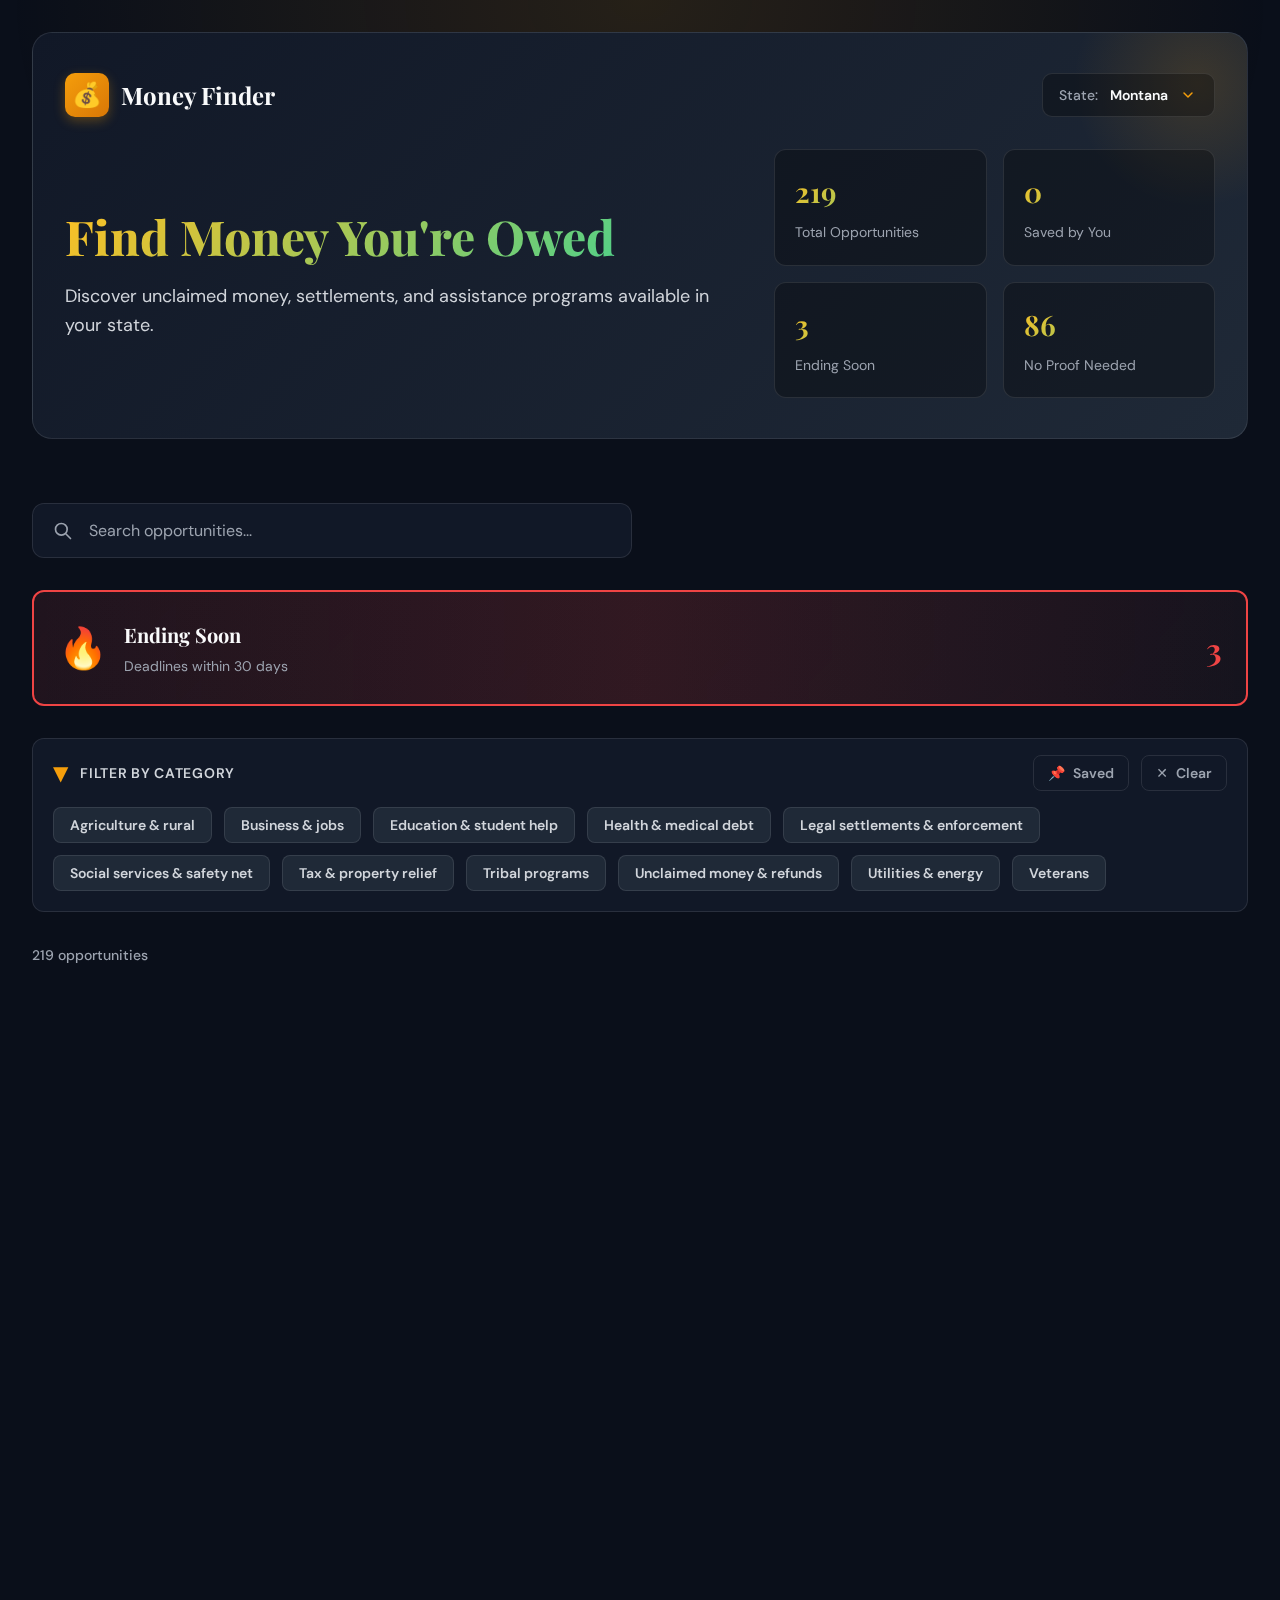
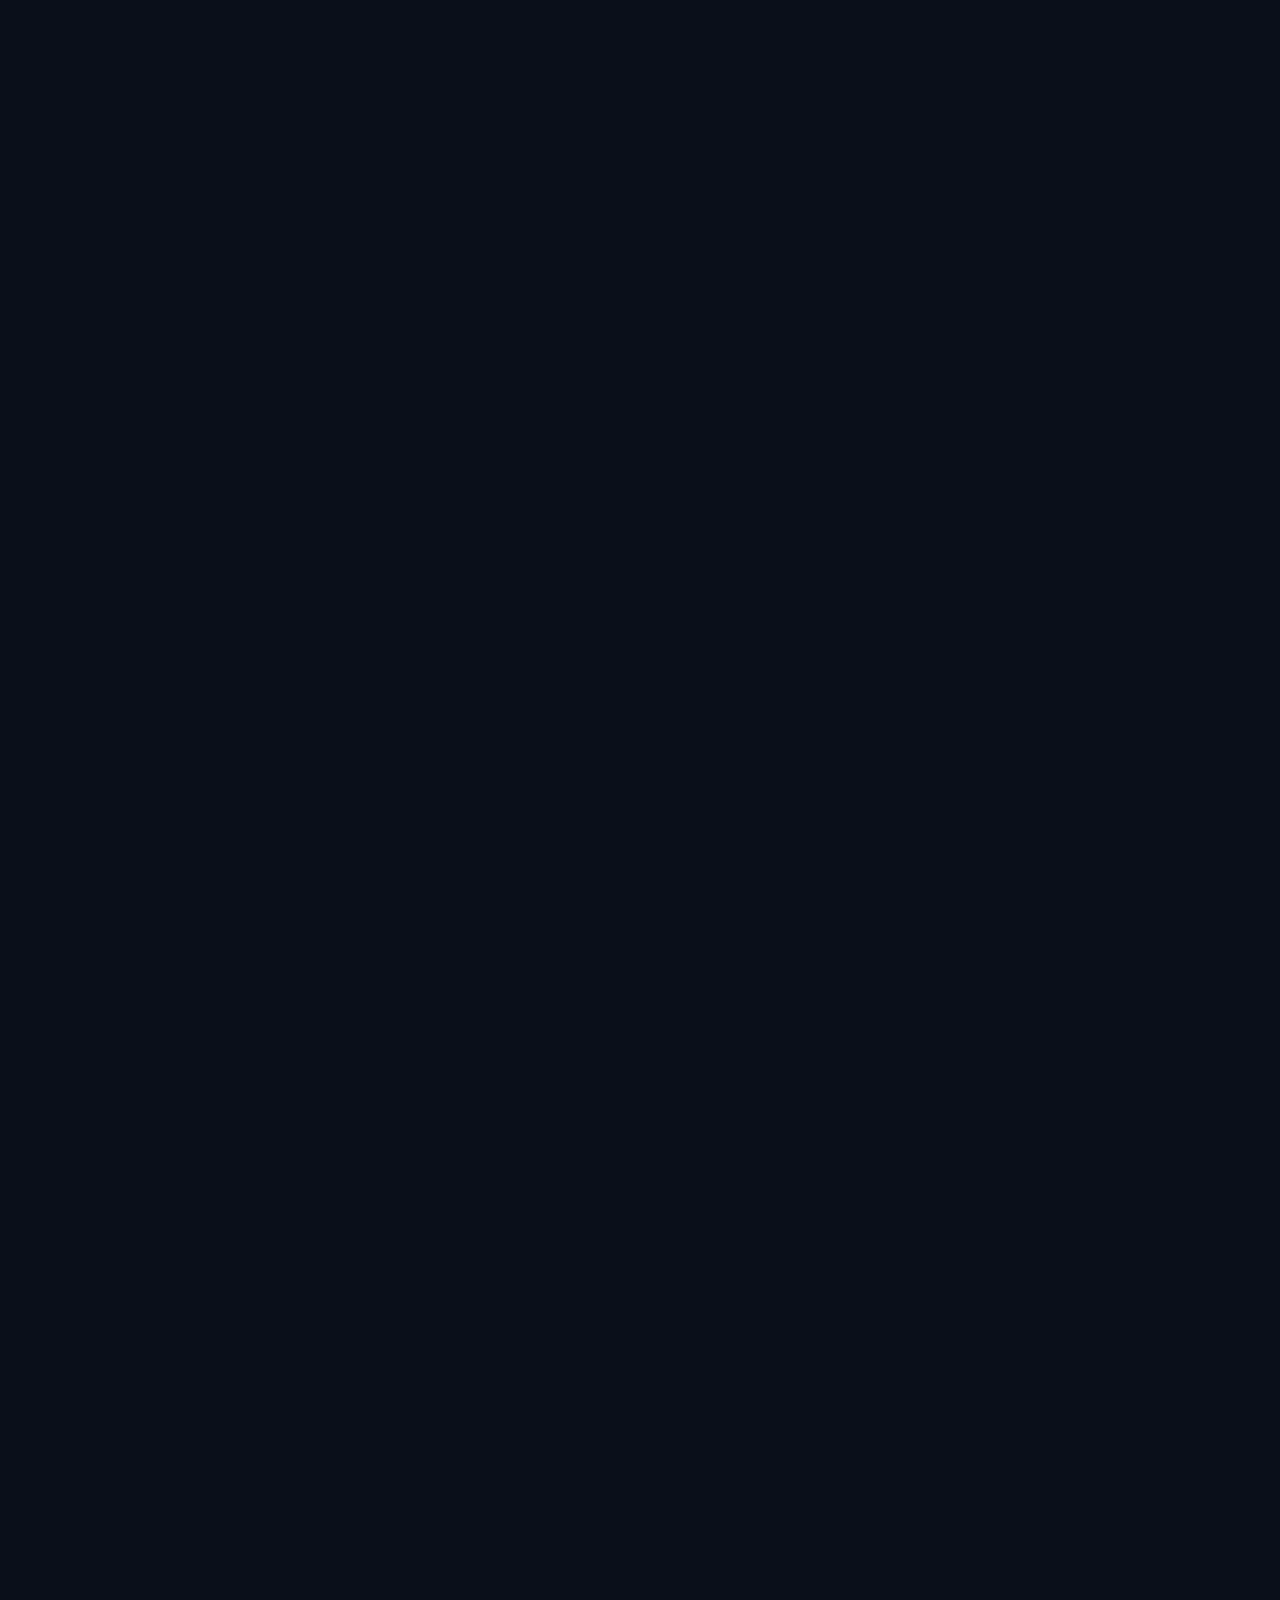
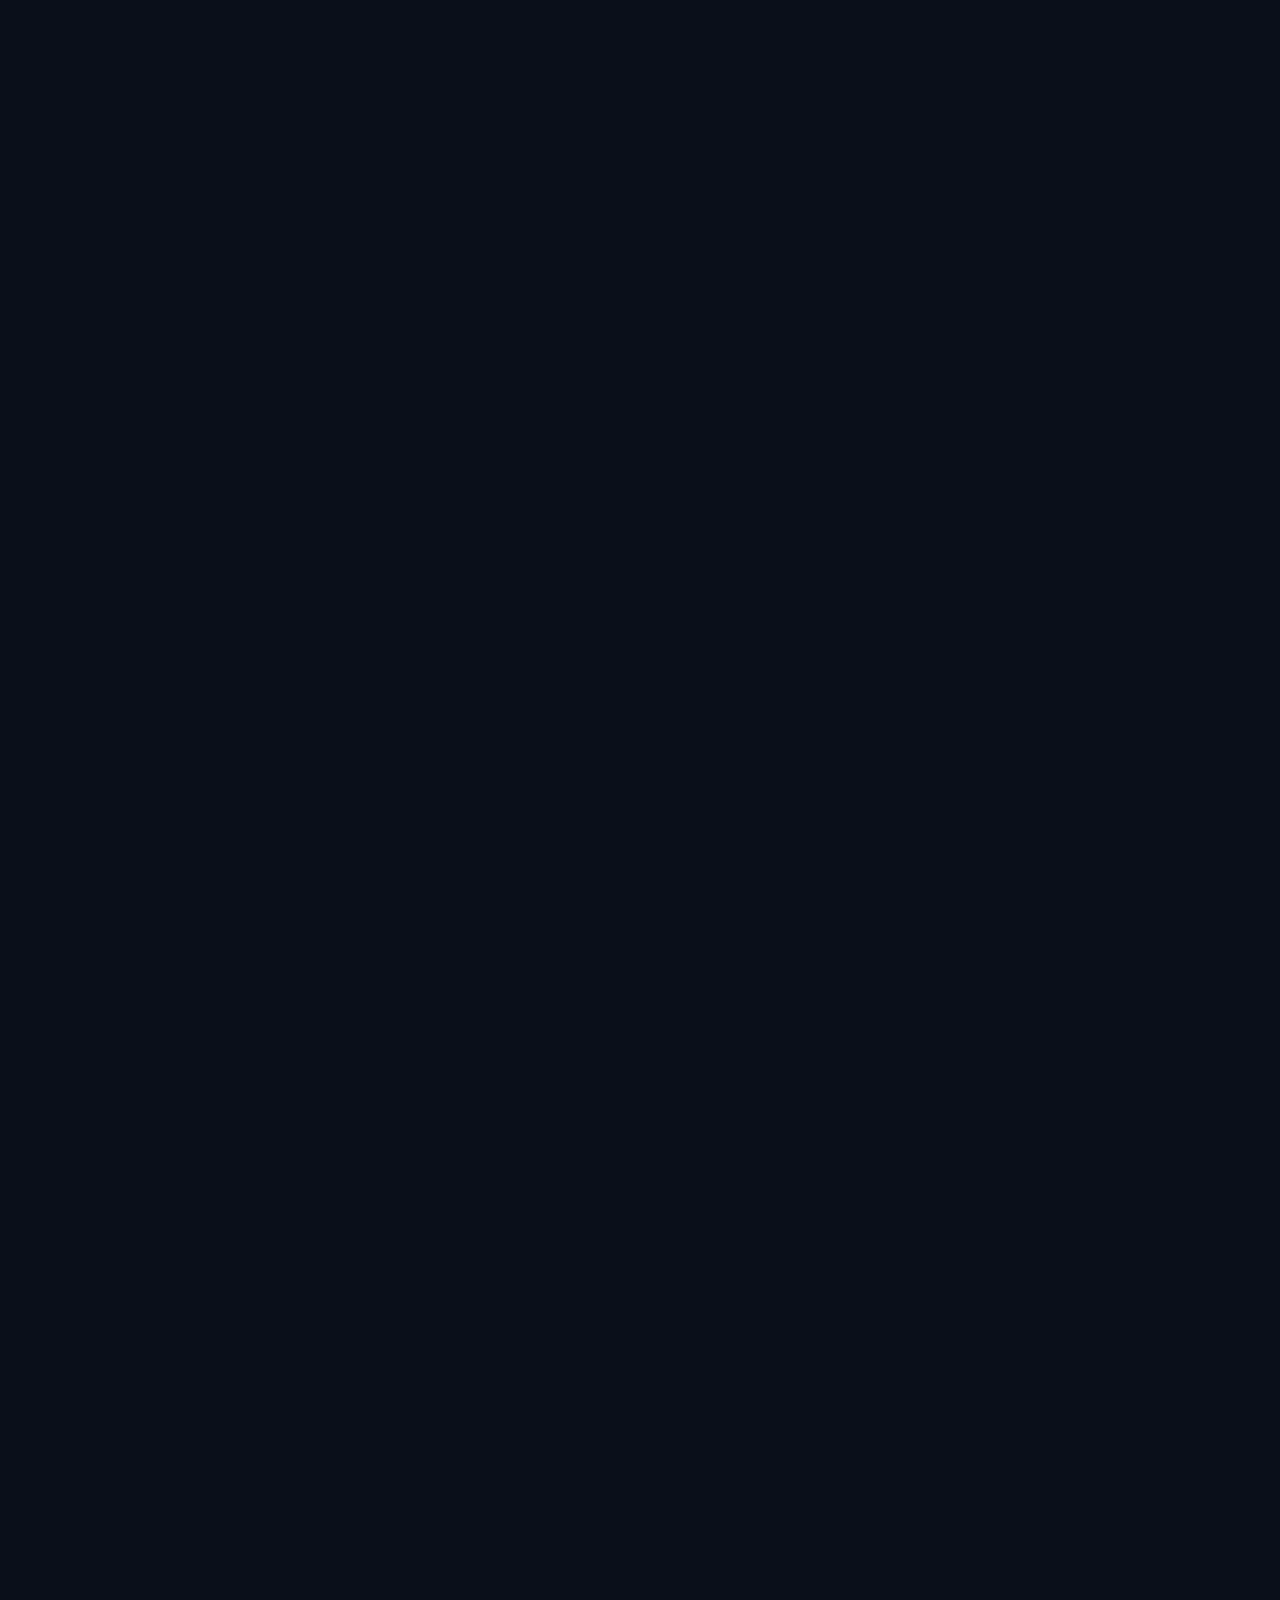
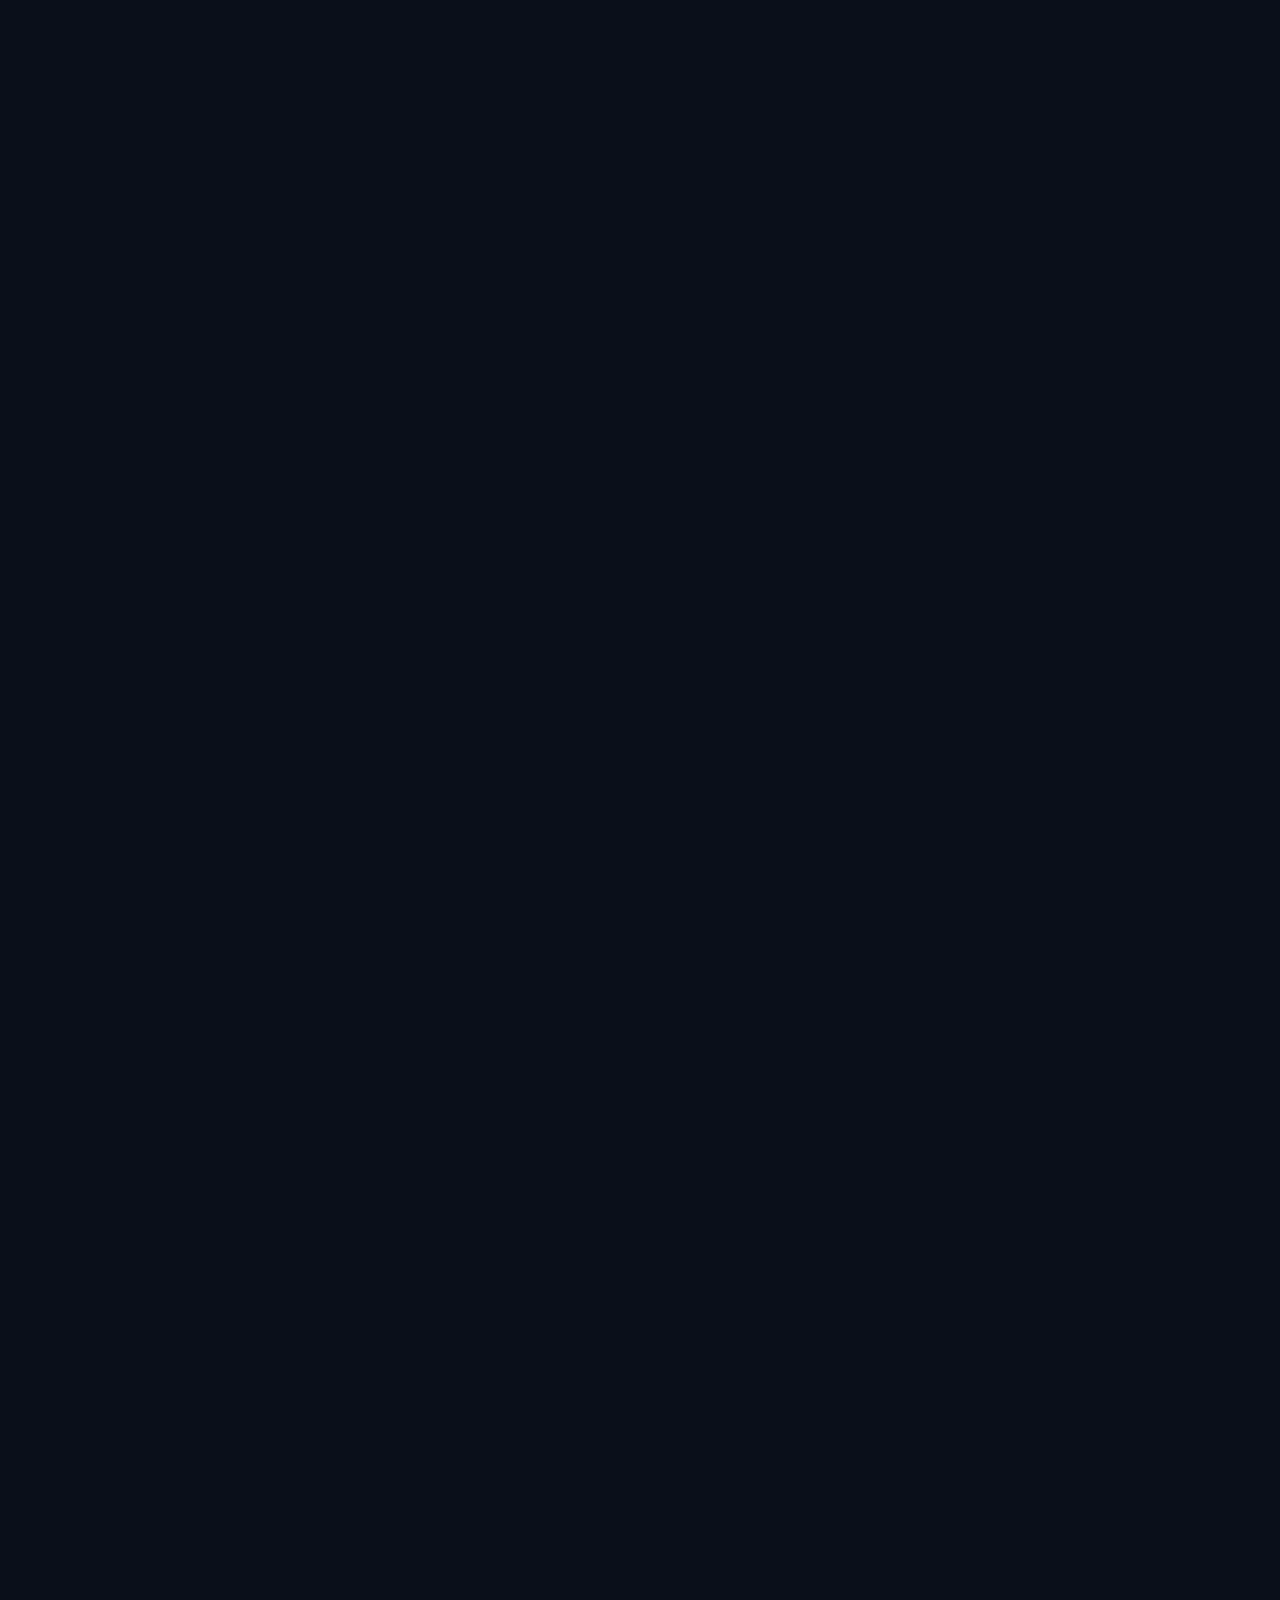
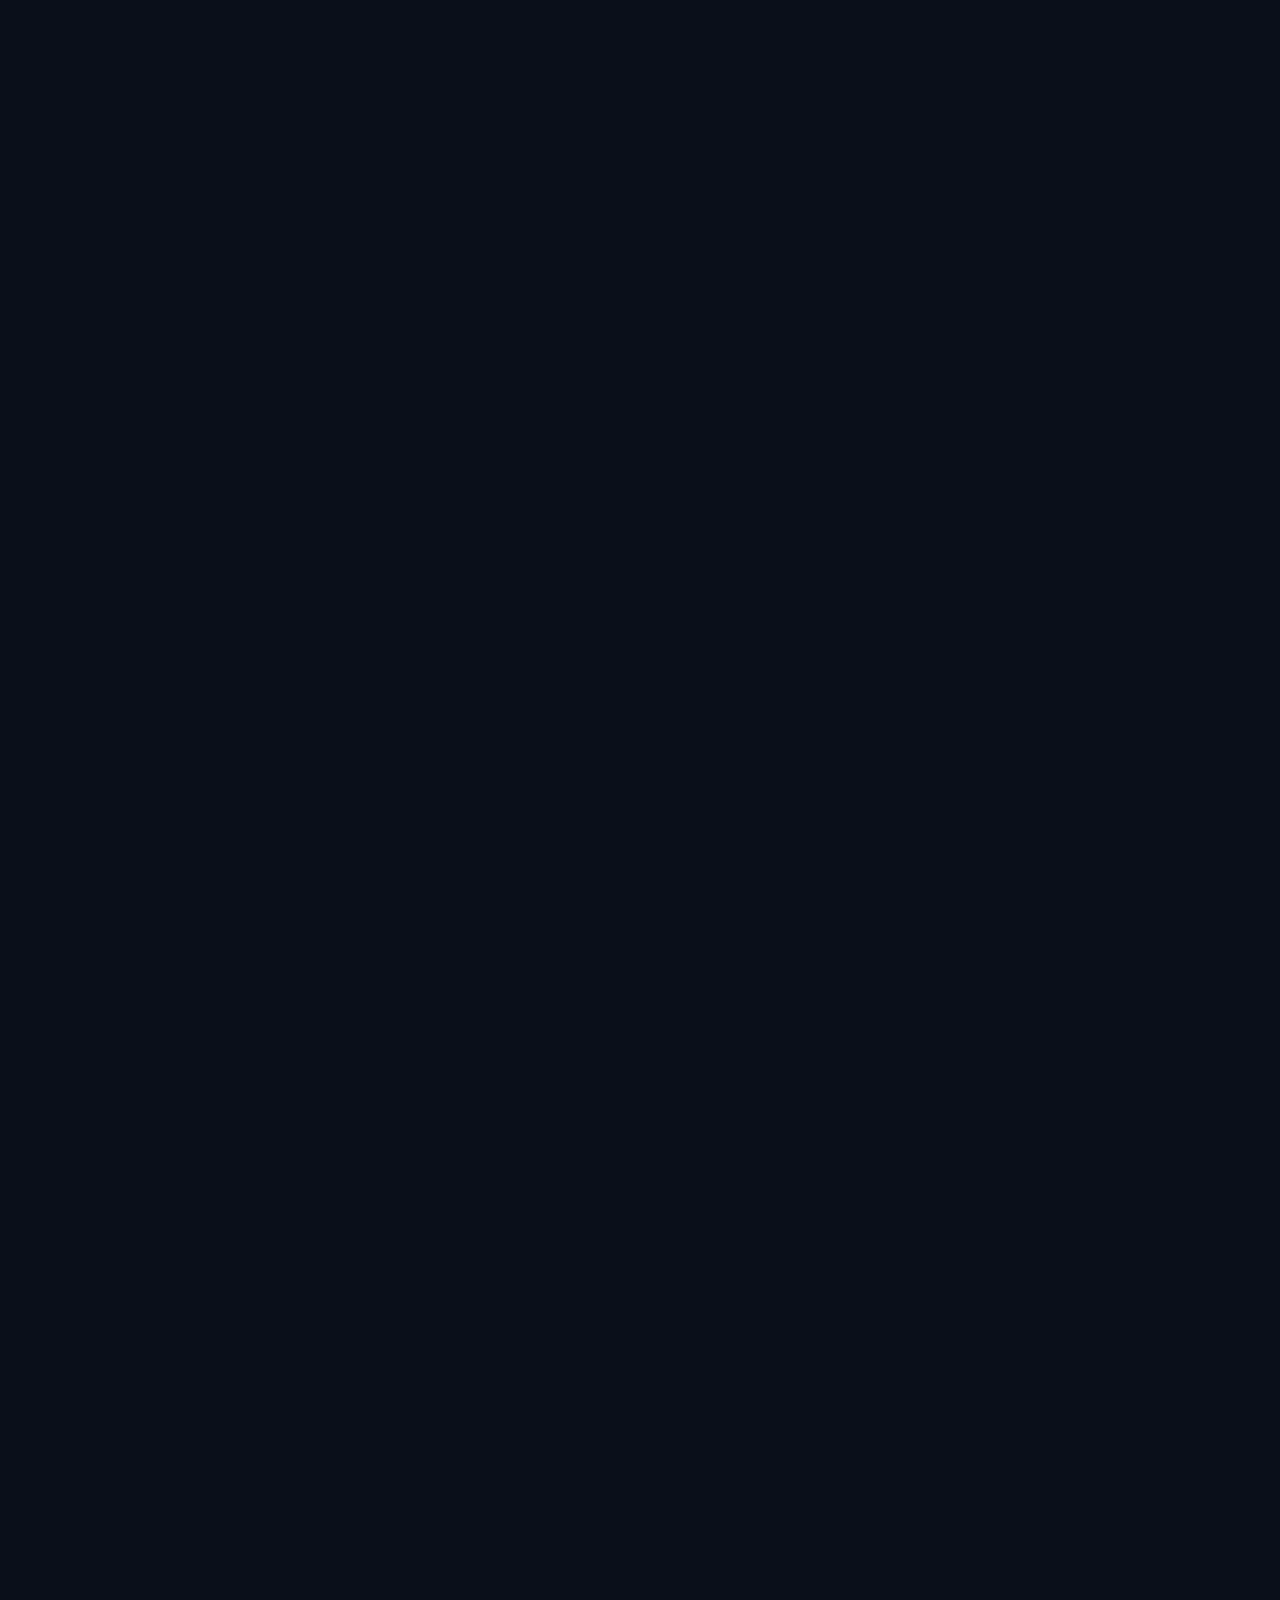
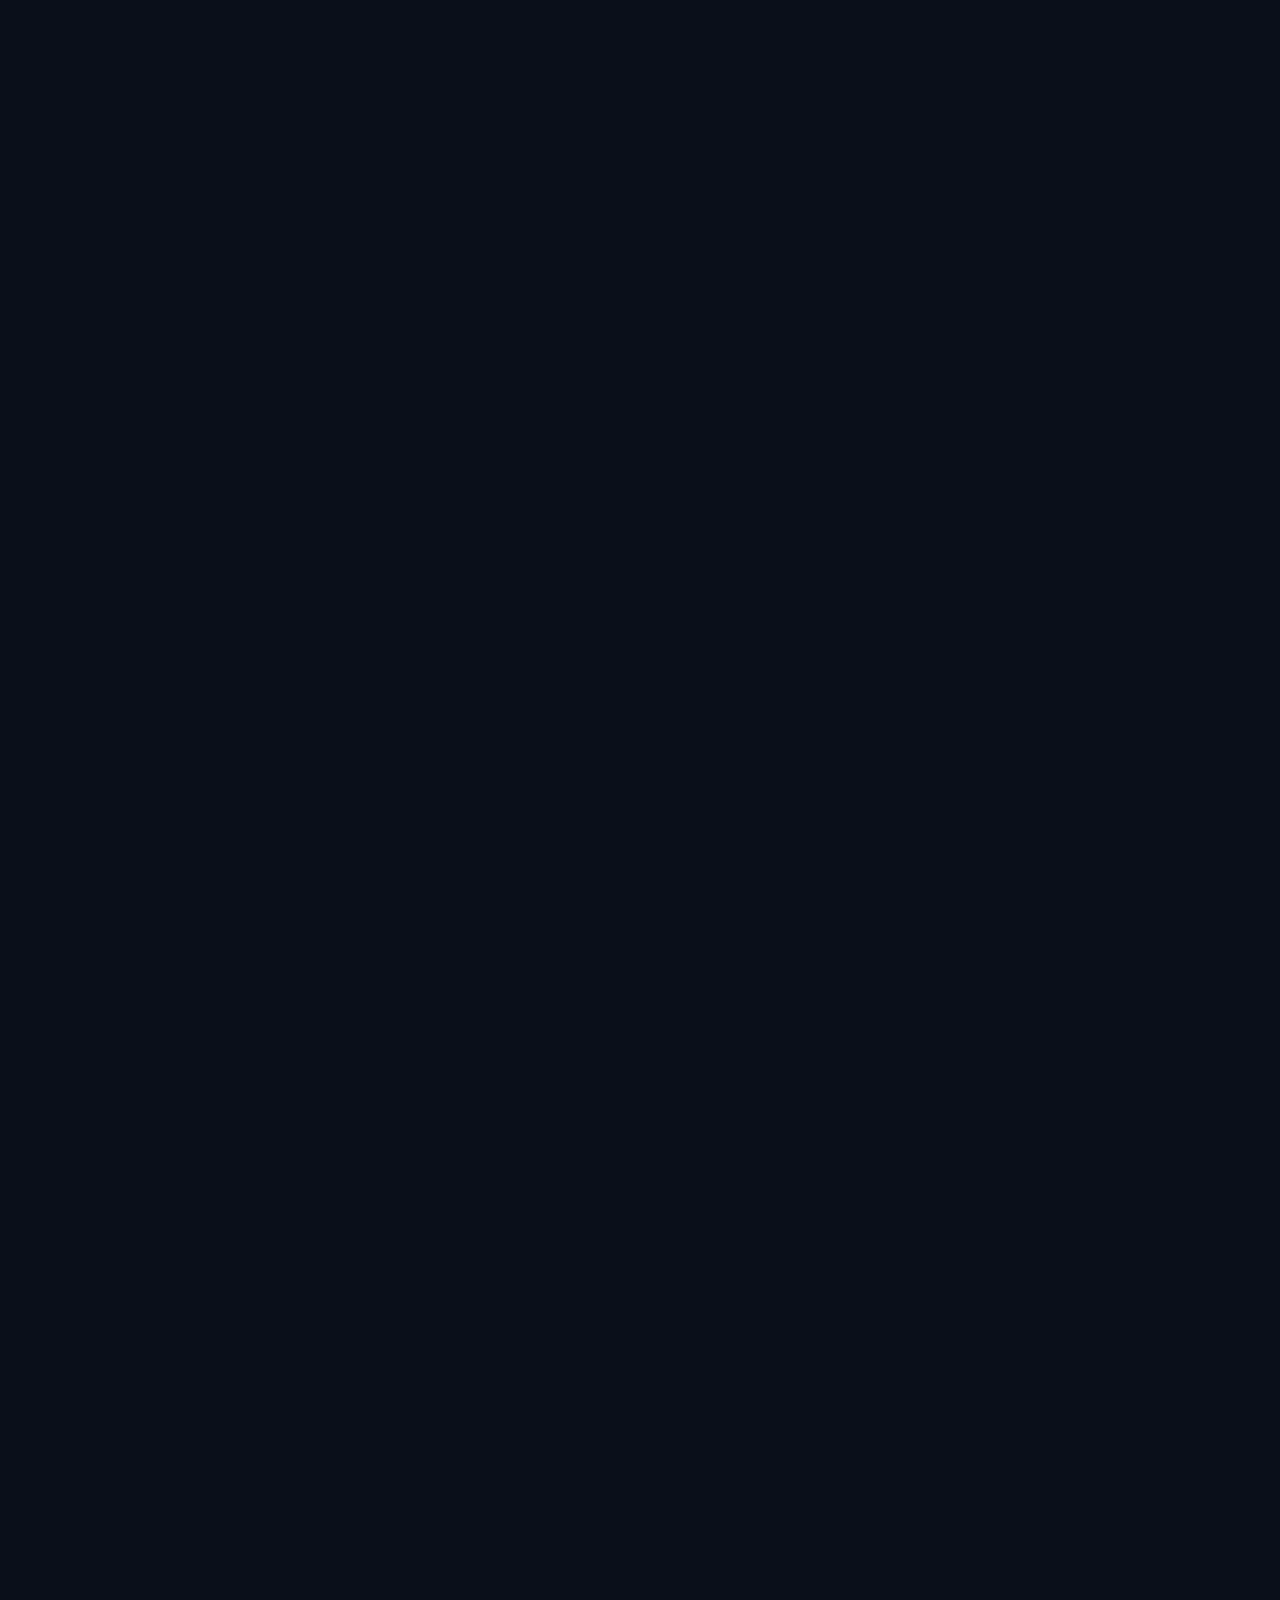
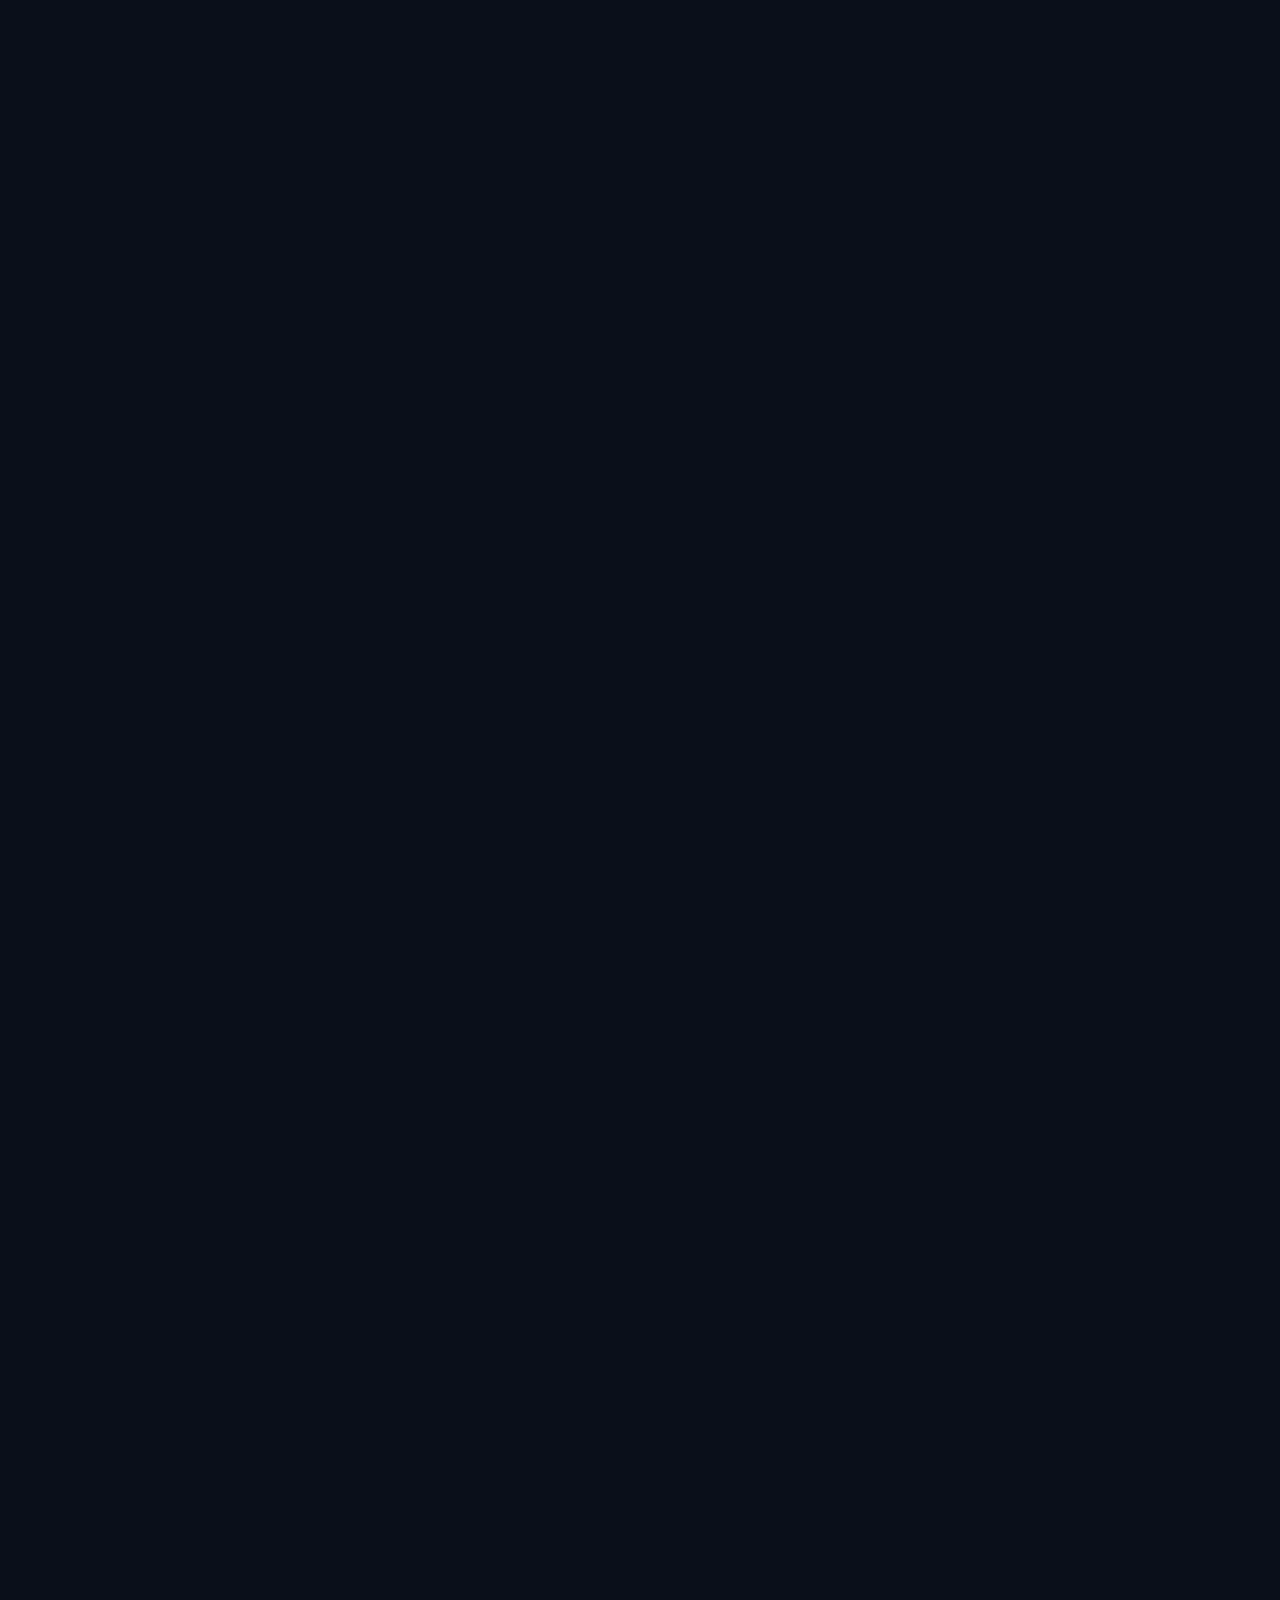
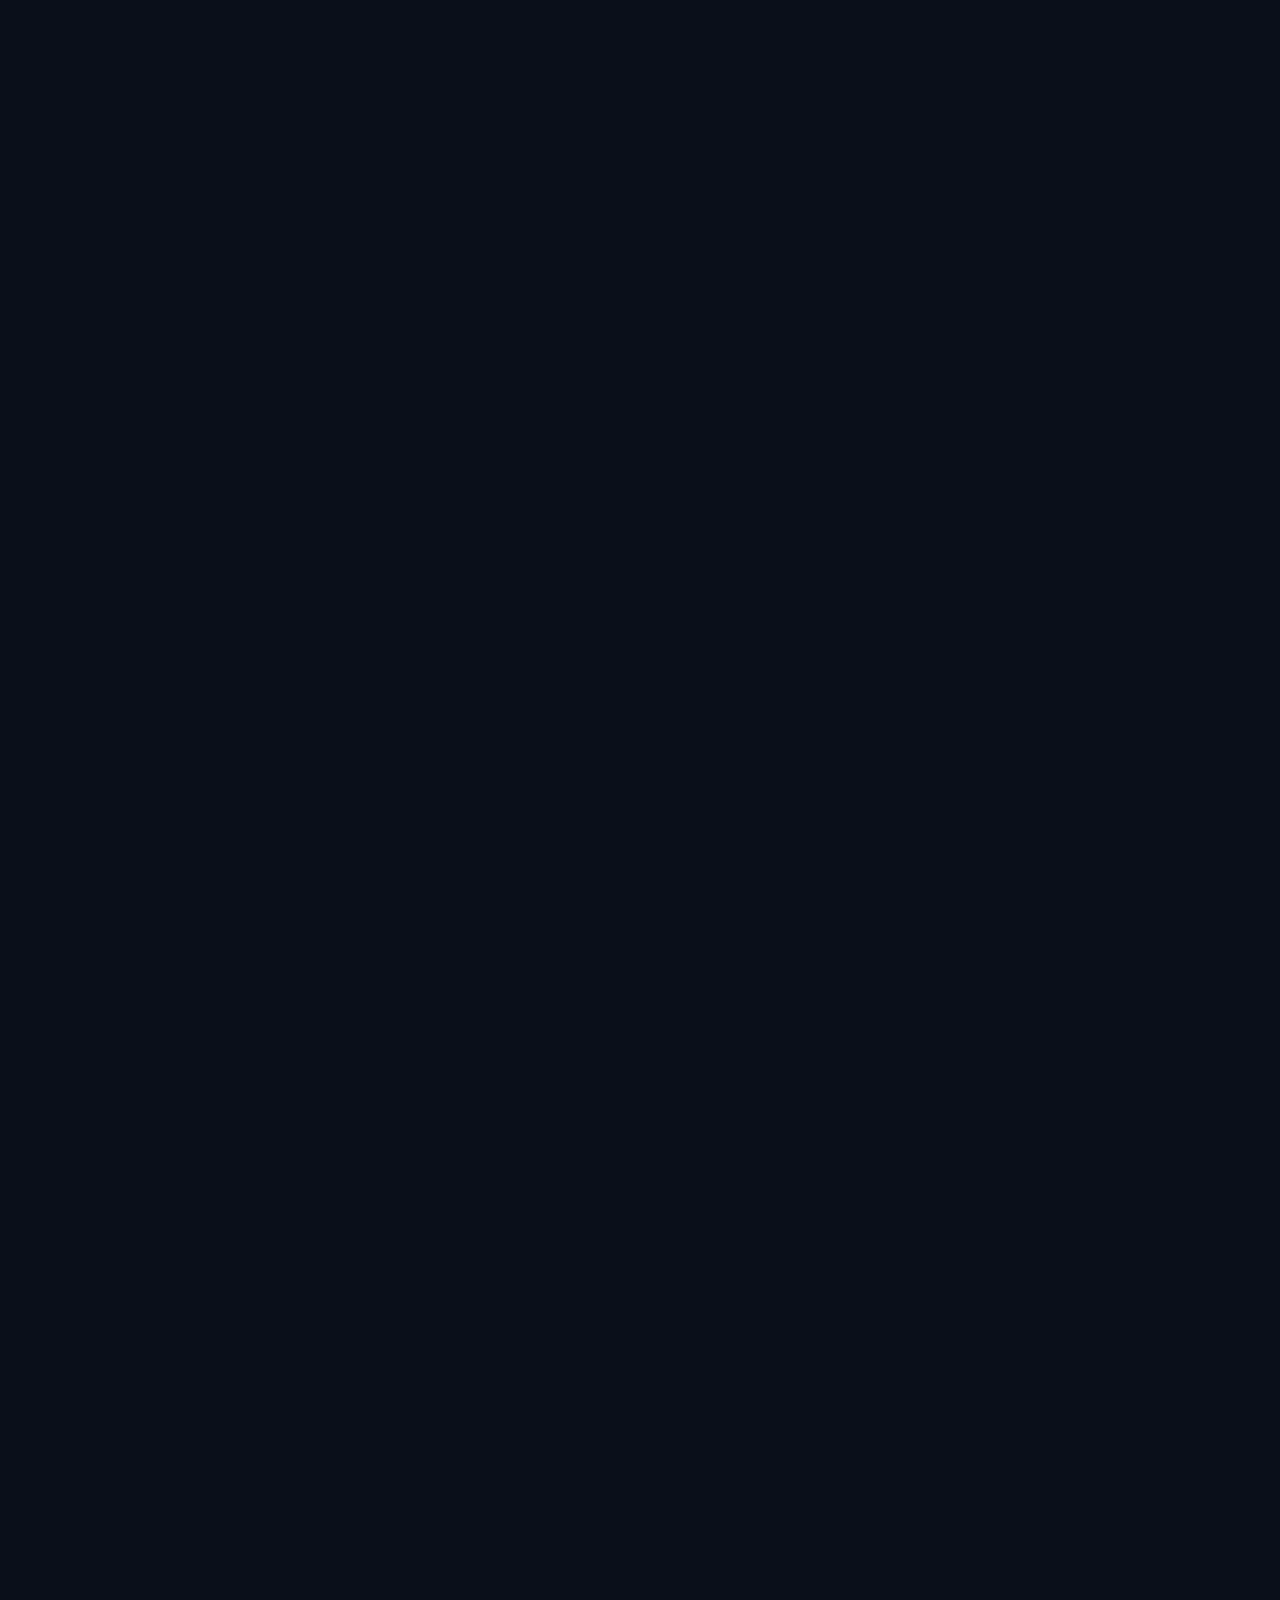
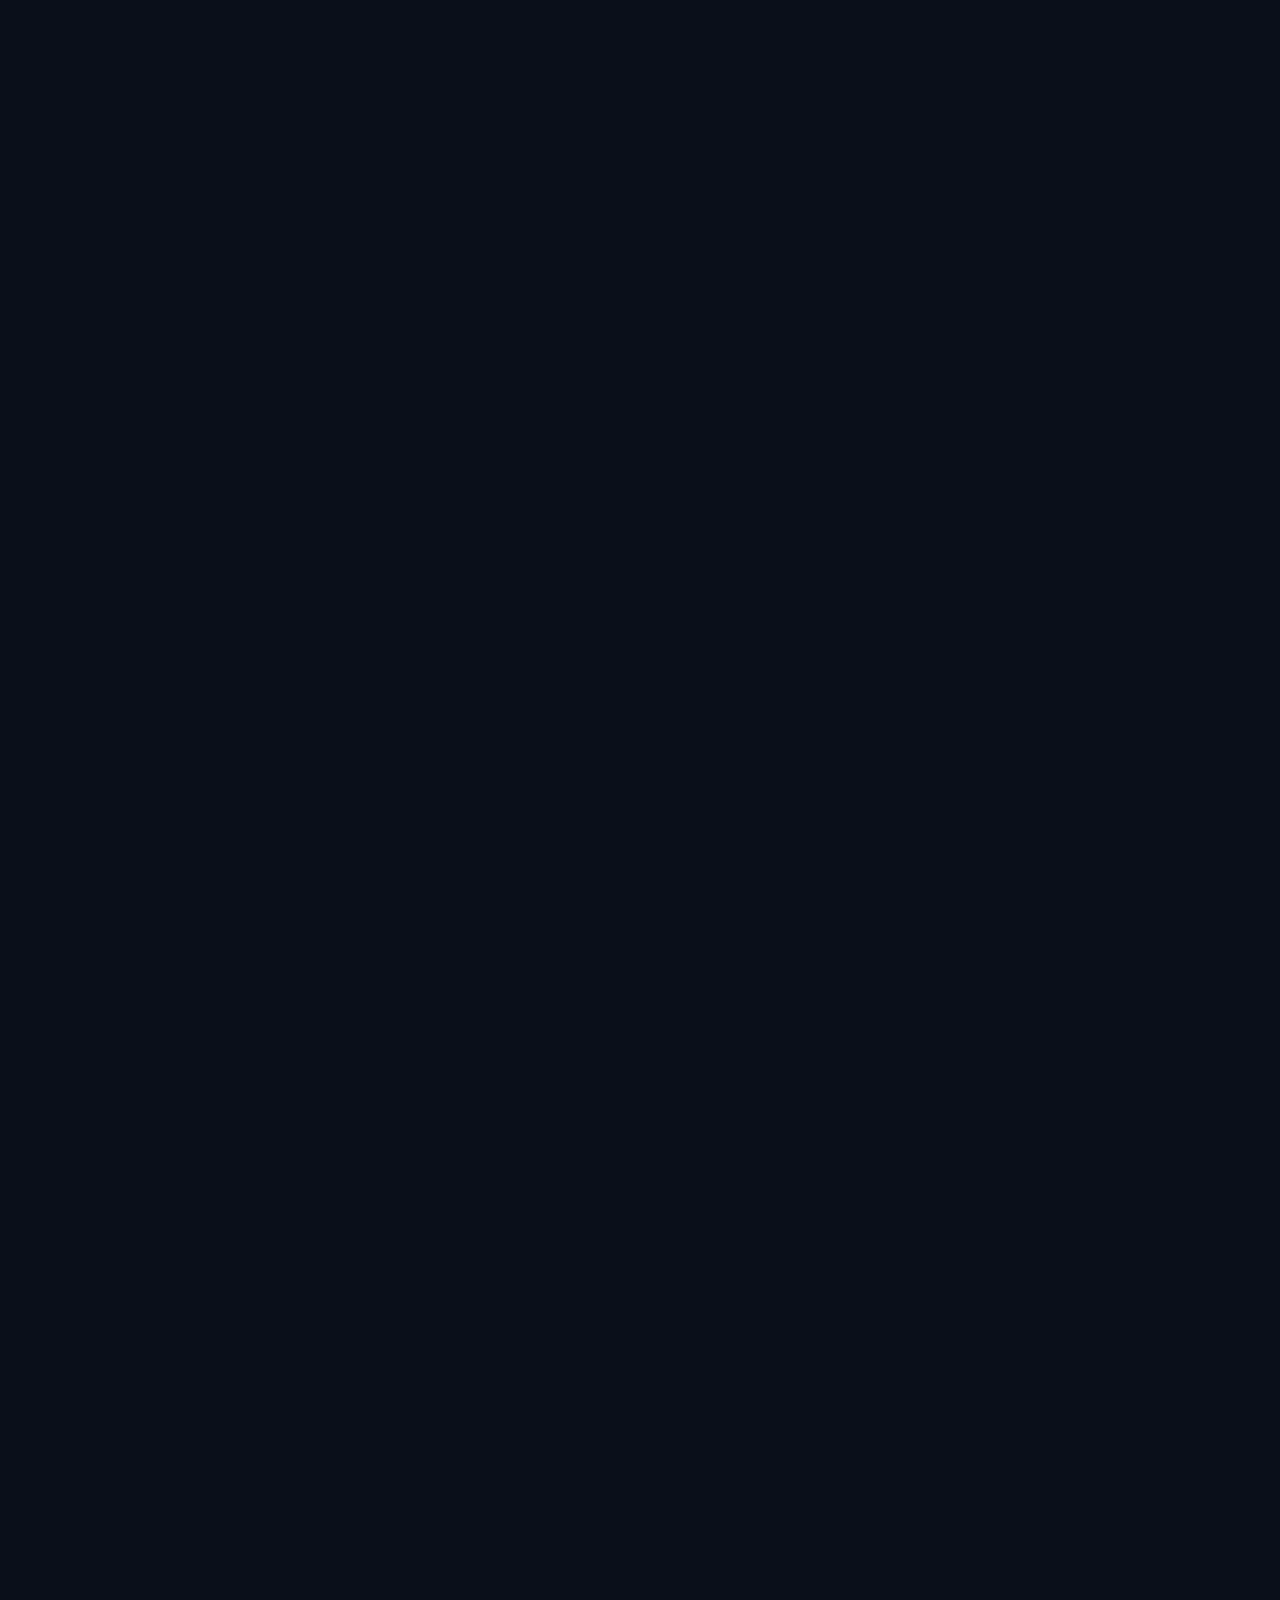
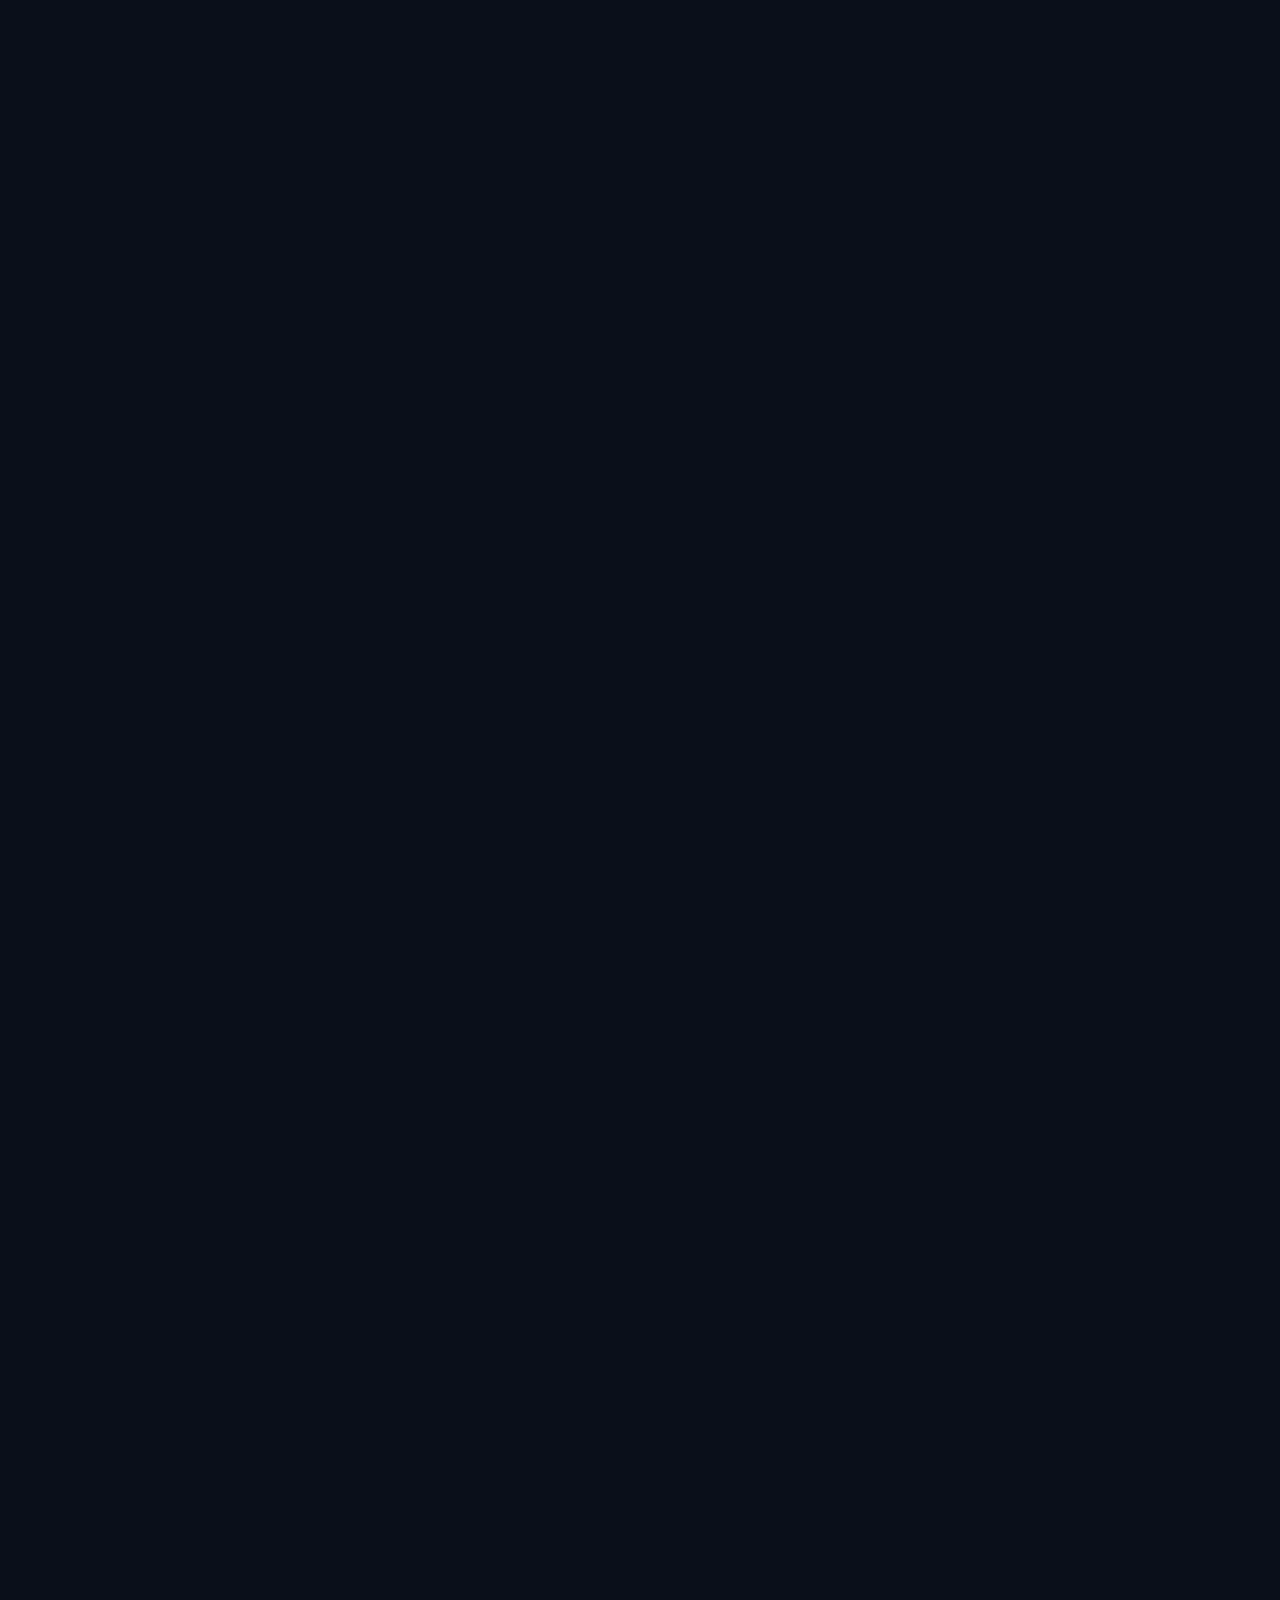
<file: money-finder-complete.html>
<!DOCTYPE html>
<html lang="en">
<head>
  <meta charset="UTF-8" />
  <title>Money Finder – Discover What's Yours</title>
  <meta name="viewport" content="width=device-width, initial-scale=1" />
  <meta name="description" content="Find unclaimed money, refunds, and assistance programs in your state.">

  <!-- Fonts -->
  <link rel="preconnect" href="https://fonts.googleapis.com">
  <link rel="preconnect" href="https://fonts.gstatic.com" crossorigin>
  <link href="https://fonts.googleapis.com/css2?family=Playfair+Display:wght@700;800&family=DM+Sans:wght@400;500;600;700&display=swap" rel="stylesheet">

  <style>
    :root {
      --gold: #f59e0b;
      --gold-light: #fbbf24;
      --gold-dark: #d97706;
      --emerald: #10b981;
      --emerald-light: #34d399;
      --red: #ef4444;
      --red-light: #f87171;
      
      --bg: #0a0f1a;
      --bg-card: #111827;
      --bg-elevated: #1f2937;
      --border: rgba(255, 255, 255, 0.1);
      --text: #f9fafb;
      --text-secondary: #d1d5db;
      --text-muted: #9ca3af;
      
      --font-display: 'Playfair Display', Georgia, serif;
      --font-body: 'DM Sans', system-ui, sans-serif;
    }

    * {
      margin: 0;
      padding: 0;
      box-sizing: border-box;
    }

    *:focus-visible {
      outline: 2px solid var(--gold);
      outline-offset: 4px;
    }

    html {
      scroll-behavior: smooth;
    }

    body {
      font-family: var(--font-body);
      background: var(--bg);
      color: var(--text);
      line-height: 1.6;
      -webkit-font-smoothing: antialiased;
      overflow-x: hidden;
      padding-bottom: 80px;
    }

    @media (min-width: 768px) {
      body {
        padding-bottom: 0;
      }
    }

    body::before {
      content: '';
      position: fixed;
      top: 0;
      left: 0;
      right: 0;
      height: 50vh;
      background: radial-gradient(ellipse at top, rgba(245, 158, 11, 0.12), transparent 70%);
      pointer-events: none;
      z-index: 0;
    }

    .container {
      max-width: 1280px;
      margin: 0 auto;
      padding: 0 1.5rem;
      position: relative;
      z-index: 1;
    }

    @media (min-width: 1024px) {
      .container {
        padding: 0 2rem;
      }
    }

    /* Pull to Refresh */
    .pull-to-refresh {
      position: fixed;
      top: 0;
      left: 0;
      right: 0;
      height: 60px;
      display: flex;
      align-items: center;
      justify-content: center;
      background: var(--bg-card);
      border-bottom: 1px solid var(--border);
      transform: translateY(-100%);
      transition: transform 0.3s;
      z-index: 1000;
    }

    .pull-to-refresh.visible {
      transform: translateY(0);
    }

    .pull-to-refresh.refreshing {
      transform: translateY(0);
    }

    .pull-refresh-icon {
      width: 24px;
      height: 24px;
      border: 3px solid var(--border);
      border-top-color: var(--gold);
      border-radius: 50%;
      animation: spin 1s linear infinite;
    }

    @keyframes spin {
      to { transform: rotate(360deg); }
    }

    .pull-refresh-text {
      margin-left: 0.75rem;
      font-size: 0.875rem;
      color: var(--text-secondary);
    }

    /* Header */
    header {
      padding: 2rem 0;
    }

    .hero {
      background: linear-gradient(135deg, var(--bg-card) 0%, var(--bg-elevated) 100%);
      border-radius: 20px;
      padding: 2rem 1.5rem;
      border: 1px solid var(--border);
      position: relative;
      overflow: hidden;
      margin-bottom: 2rem;
    }

    @media (min-width: 768px) {
      .hero {
        padding: 2.5rem 2rem;
      }
    }

    .hero::before {
      content: '';
      position: absolute;
      top: 0;
      right: 0;
      width: 250px;
      height: 250px;
      background: radial-gradient(circle, rgba(245, 158, 11, 0.15), transparent 70%);
      border-radius: 50%;
      transform: translate(30%, -30%);
      pointer-events: none;
    }

    .hero-content {
      position: relative;
      z-index: 1;
    }

    .hero-top {
      display: flex;
      justify-content: space-between;
      align-items: center;
      margin-bottom: 2rem;
      gap: 1rem;
      flex-wrap: wrap;
    }

    .logo {
      display: flex;
      align-items: center;
      gap: 0.75rem;
    }

    .logo-icon {
      width: 44px;
      height: 44px;
      background: linear-gradient(135deg, var(--gold), var(--gold-dark));
      border-radius: 10px;
      display: flex;
      align-items: center;
      justify-content: center;
      font-size: 1.5rem;
      box-shadow: 0 4px 12px rgba(245, 158, 11, 0.3);
    }

    .logo-text {
      font-family: var(--font-display);
      font-size: 1.5rem;
      font-weight: 700;
    }

    .state-selector {
      display: flex;
      align-items: center;
      gap: 0.75rem;
      background: rgba(0, 0, 0, 0.3);
      padding: 0.625rem 1rem;
      border-radius: 10px;
      border: 1px solid var(--border);
    }

    .state-label {
      font-size: 0.875rem;
      color: var(--text-muted);
      font-weight: 500;
    }

    .state-select {
      background: transparent;
      color: var(--text);
      border: none;
      font-size: 0.875rem;
      font-weight: 600;
      font-family: var(--font-body);
      cursor: pointer;
      padding-right: 1.5rem;
      appearance: none;
      background-image: url("data:image/svg+xml,%3Csvg xmlns='http://www.w3.org/2000/svg' fill='none' viewBox='0 0 20 20'%3E%3Cpath stroke='%23f59e0b' stroke-linecap='round' stroke-linejoin='round' stroke-width='1.5' d='M6 8l4 4 4-4'/%3E%3C/svg%3E");
      background-position: right center;
      background-repeat: no-repeat;
      background-size: 1.25rem;
    }

    .state-select:focus {
      outline: none;
    }

    .hero-main {
      display: grid;
      gap: 2rem;
      align-items: center;
    }

    @media (min-width: 768px) {
      .hero-main {
        grid-template-columns: 1.5fr 1fr;
        gap: 3rem;
      }
    }

    .hero h1 {
      font-family: var(--font-display);
      font-size: 2rem;
      font-weight: 800;
      line-height: 1.2;
      margin-bottom: 1rem;
      background: linear-gradient(135deg, var(--gold-light), var(--emerald-light));
      -webkit-background-clip: text;
      -webkit-text-fill-color: transparent;
      background-clip: text;
    }

    @media (min-width: 640px) {
      .hero h1 {
        font-size: 2.5rem;
      }
    }

    @media (min-width: 1024px) {
      .hero h1 {
        font-size: 3rem;
      }
    }

    .hero p {
      font-size: 1rem;
      color: var(--text-secondary);
      margin-bottom: 0;
      line-height: 1.6;
    }

    @media (min-width: 640px) {
      .hero p {
        font-size: 1.125rem;
      }
    }

    .stats-grid {
      display: grid;
      grid-template-columns: repeat(2, 1fr);
      gap: 1rem;
    }

    .stat-card {
      background: rgba(0, 0, 0, 0.3);
      padding: 1.25rem;
      border-radius: 12px;
      border: 1px solid var(--border);
    }

    .stat-value {
      font-family: var(--font-display);
      font-size: 1.75rem;
      font-weight: 700;
      background: linear-gradient(135deg, var(--gold-light), var(--emerald-light));
      -webkit-background-clip: text;
      -webkit-text-fill-color: transparent;
      background-clip: text;
      display: block;
      margin-bottom: 0.25rem;
    }

    .stat-label {
      font-size: 0.875rem;
      color: var(--text-muted);
    }

    /* Search */
    .search-section {
      margin-bottom: 2rem;
    }

    .search-bar {
      width: 100%;
      max-width: 600px;
      padding: 1rem 1.25rem 1rem 3.5rem;
      background: var(--bg-card);
      border: 1px solid var(--border);
      border-radius: 12px;
      color: var(--text);
      font-size: 1rem;
      font-family: var(--font-body);
      background-image: url("data:image/svg+xml,%3Csvg xmlns='http://www.w3.org/2000/svg' fill='none' viewBox='0 0 24 24' stroke='%239ca3af'%3E%3Cpath stroke-linecap='round' stroke-linejoin='round' stroke-width='2' d='M21 21l-6-6m2-5a7 7 0 11-14 0 7 7 0 0114 0z'/%3E%3C/svg%3E");
      background-position: left 1.25rem center;
      background-repeat: no-repeat;
      background-size: 1.25rem;
      transition: all 0.2s;
    }

    .search-bar:focus {
      outline: none;
      border-color: var(--gold);
      background-color: var(--bg-elevated);
    }

    .search-bar::placeholder {
      color: var(--text-muted);
    }

    /* Ending Soon Alert */
    .ending-soon-alert {
      margin-bottom: 2rem;
      padding: 1.5rem;
      background: linear-gradient(135deg, rgba(239, 68, 68, 0.1), rgba(248, 113, 113, 0.05));
      border: 2px solid var(--red);
      border-radius: 12px;
      display: flex;
      align-items: center;
      gap: 1rem;
      cursor: pointer;
      transition: all 0.3s;
      position: relative;
      overflow: hidden;
    }

    .ending-soon-alert::before {
      content: '';
      position: absolute;
      top: 0;
      left: 0;
      right: 0;
      bottom: 0;
      background: linear-gradient(90deg, transparent, rgba(239, 68, 68, 0.1), transparent);
      animation: shimmer 2s infinite;
    }

    @keyframes shimmer {
      0% { transform: translateX(-100%); }
      100% { transform: translateX(100%); }
    }

    .ending-soon-alert:hover {
      transform: translateY(-2px);
      box-shadow: 0 8px 20px rgba(239, 68, 68, 0.3);
      border-color: var(--red-light);
    }

    .ending-soon-alert.active {
      background: linear-gradient(135deg, var(--red), var(--red-light));
      border-color: var(--red);
    }

    .ending-soon-icon {
      font-size: 2.5rem;
      position: relative;
      z-index: 1;
    }

    .ending-soon-content {
      flex: 1;
      position: relative;
      z-index: 1;
    }

    .ending-soon-title {
      font-family: var(--font-display);
      font-size: 1.25rem;
      font-weight: 700;
      margin-bottom: 0.25rem;
    }

    .ending-soon-alert.active .ending-soon-title {
      color: white;
    }

    .ending-soon-subtitle {
      font-size: 0.875rem;
      color: var(--text-muted);
    }

    .ending-soon-alert.active .ending-soon-subtitle {
      color: rgba(255, 255, 255, 0.9);
    }

    .ending-soon-count {
      font-family: var(--font-display);
      font-size: 2rem;
      font-weight: 700;
      color: var(--red);
      position: relative;
      z-index: 1;
    }

    .ending-soon-alert.active .ending-soon-count {
      color: white;
    }

    /* Active Filter Pills */
    .active-filters {
      display: flex;
      flex-wrap: wrap;
      gap: 0.75rem;
      margin-bottom: 2rem;
      min-height: 36px;
      align-items: center;
    }

    .active-filters.hidden {
      display: none;
    }

    .active-filters-label {
      font-size: 0.875rem;
      color: var(--text-muted);
      font-weight: 600;
    }

    .filter-pill {
      display: inline-flex;
      align-items: center;
      gap: 0.5rem;
      background: var(--gold);
      color: var(--bg);
      padding: 0.5rem 0.75rem;
      border-radius: 999px;
      font-size: 0.875rem;
      font-weight: 600;
      animation: slideIn 0.3s ease-out;
    }

    .filter-pill.ending-soon-pill {
      background: var(--red);
    }

    @keyframes slideIn {
      from {
        opacity: 0;
        transform: translateY(-10px);
      }
      to {
        opacity: 1;
        transform: translateY(0);
      }
    }

    .filter-pill-remove {
      background: none;
      border: none;
      color: var(--bg);
      cursor: pointer;
      padding: 0;
      display: flex;
      align-items: center;
      justify-content: center;
      width: 18px;
      height: 18px;
      border-radius: 50%;
      transition: background 0.2s;
    }

    .filter-pill-remove:hover {
      background: rgba(0, 0, 0, 0.2);
    }

    .clear-all-filters {
      background: transparent;
      border: 1px solid var(--border);
      color: var(--text-secondary);
      padding: 0.5rem 1rem;
      border-radius: 999px;
      font-size: 0.875rem;
      font-weight: 600;
      cursor: pointer;
      transition: all 0.2s;
      font-family: var(--font-body);
    }

    .clear-all-filters:hover {
      border-color: var(--gold);
      color: var(--text);
    }

    /* Filters - Collapsible */
    .filters-section {
      margin-bottom: 2rem;
      background: var(--bg-card);
      border: 1px solid var(--border);
      border-radius: 12px;
      overflow: hidden;
    }

    .filters-header {
      display: flex;
      justify-content: space-between;
      align-items: center;
      padding: 1rem 1.25rem;
      cursor: pointer;
      user-select: none;
      transition: background 0.2s;
    }

    .filters-header:hover {
      background: var(--bg-elevated);
    }

    .filters-title-row {
      display: flex;
      align-items: center;
      gap: 0.75rem;
    }

    .filters-toggle {
      font-size: 1.25rem;
      color: var(--gold);
      transition: transform 0.3s;
    }

    .filters-toggle.collapsed {
      transform: rotate(-90deg);
    }

    .filters-title {
      font-size: 0.875rem;
      color: var(--text-secondary);
      font-weight: 600;
      text-transform: uppercase;
      letter-spacing: 0.05em;
    }

    .filters-actions {
      display: flex;
      gap: 0.75rem;
    }

    .action-btn {
      background: transparent;
      color: var(--text-muted);
      border: 1px solid var(--border);
      padding: 0.5rem 0.875rem;
      border-radius: 8px;
      font-size: 0.875rem;
      font-weight: 600;
      cursor: pointer;
      transition: all 0.2s;
      font-family: var(--font-body);
      display: flex;
      align-items: center;
      gap: 0.5rem;
    }

    .action-btn:hover {
      background: var(--bg-elevated);
      border-color: var(--gold);
      color: var(--text);
    }

    .action-btn.saved-active {
      background: var(--emerald);
      border-color: var(--emerald);
      color: white;
    }

    .filters-content {
      max-height: 500px;
      overflow: hidden;
      transition: max-height 0.3s ease-out;
    }

    .filters-content.collapsed {
      max-height: 0;
    }

    .filters-grid {
      padding: 0 1.25rem 1.25rem;
      display: flex;
      gap: 0.75rem;
      flex-wrap: wrap;
    }

    .filter-btn {
      background: var(--bg-elevated);
      color: var(--text-secondary);
      border: 1px solid var(--border);
      padding: 0.5rem 1rem;
      border-radius: 8px;
      font-size: 0.875rem;
      font-weight: 600;
      cursor: pointer;
      transition: all 0.2s;
      font-family: var(--font-body);
      white-space: nowrap;
    }

    .filter-btn:hover {
      background: var(--bg-card);
      border-color: var(--gold);
      color: var(--text);
    }

    .filter-btn.active {
      background: var(--gold);
      border-color: var(--gold);
      color: var(--bg);
    }

    /* Mobile filters optimization */
    @media (max-width: 767px) {
      .filters-header {
        padding: 1rem;
      }

      .filters-title {
        font-size: 0.8125rem;
      }

      .action-btn span:last-child {
        display: none;
      }

      .action-btn {
        padding: 0.5rem;
        min-width: 36px;
        justify-content: center;
      }

      .filters-grid {
        padding: 0 1rem 1rem;
        overflow-x: auto;
        flex-wrap: nowrap;
        scrollbar-width: thin;
        -webkit-overflow-scrolling: touch;
      }

      .filters-grid::-webkit-scrollbar {
        height: 6px;
      }

      .filters-grid::-webkit-scrollbar-track {
        background: var(--bg-elevated);
        border-radius: 3px;
      }

      .filters-grid::-webkit-scrollbar-thumb {
        background: var(--gold);
        border-radius: 3px;
      }

      .filter-btn {
        flex-shrink: 0;
      }

      .ending-soon-alert {
        flex-direction: column;
        text-align: center;
        padding: 1.25rem;
      }

      .ending-soon-content {
        text-align: center;
      }
    }

    /* Results */
    .results-header {
      margin-bottom: 2rem;
    }

    .results-count {
      font-size: 0.875rem;
      color: var(--text-muted);
      font-weight: 500;
    }

    .cards {
      display: grid;
      gap: 1.5rem;
      margin-bottom: 4rem;
    }

    @media (min-width: 768px) {
      .cards {
        grid-template-columns: repeat(2, 1fr);
        gap: 2rem;
      }
    }

    @media (min-width: 1280px) {
      .cards {
        grid-template-columns: repeat(3, 1fr);
      }
    }

    /* Card */
    .card {
      background: var(--bg-card);
      border: 1px solid var(--border);
      border-radius: 16px;
      padding: 1.75rem;
      transition: all 0.3s cubic-bezier(0.4, 0, 0.2, 1);
      position: relative;
      opacity: 0;
      animation: fadeIn 0.5s ease-out forwards;
    }

    @keyframes fadeIn {
      to { opacity: 1; }
    }

    .card:nth-child(1) { animation-delay: 0.05s; }
    .card:nth-child(2) { animation-delay: 0.1s; }
    .card:nth-child(3) { animation-delay: 0.15s; }
    .card:nth-child(4) { animation-delay: 0.2s; }
    .card:nth-child(5) { animation-delay: 0.25s; }
    .card:nth-child(6) { animation-delay: 0.3s; }
    .card:nth-child(n+7) { animation-delay: 0.35s; }

    .card:hover {
      border-color: var(--gold);
      transform: translateY(-4px);
      box-shadow: 0 20px 40px rgba(0, 0, 0, 0.4);
    }

    .card.high-priority {
      border-color: var(--gold);
      background: linear-gradient(135deg, var(--bg-card), rgba(245, 158, 11, 0.05));
    }

    .card.featured-partner {
      border-color: var(--emerald);
      background: linear-gradient(135deg, var(--bg-card), rgba(16, 185, 129, 0.05));
    }

    .card-header {
      display: flex;
      justify-content: space-between;
      align-items: flex-start;
      margin-bottom: 1.25rem;
      gap: 1rem;
    }

    .card-badges {
      display: flex;
      gap: 0.5rem;
      flex-wrap: wrap;
      flex: 1;
    }

    .badge {
      padding: 0.25rem 0.75rem;
      border-radius: 6px;
      font-size: 0.75rem;
      font-weight: 600;
      white-space: nowrap;
    }

    .badge-category {
      background: rgba(255, 255, 255, 0.05);
      color: var(--text-secondary);
      border: 1px solid var(--border);
    }

    .badge-partner {
      background: var(--emerald);
      color: white;
    }

    .badge-urgent {
      background: var(--red);
      color: white;
    }

    .save-btn {
      background: transparent;
      border: 1px solid var(--border);
      color: var(--text-muted);
      padding: 0.375rem 0.75rem;
      border-radius: 6px;
      font-size: 0.75rem;
      font-weight: 600;
      cursor: pointer;
      transition: all 0.2s;
      font-family: var(--font-body);
      display: flex;
      align-items: center;
      gap: 0.375rem;
      flex-shrink: 0;
    }

    .save-btn:hover {
      border-color: var(--gold);
      color: var(--text);
    }

    .save-btn.saved {
      background: var(--emerald);
      border-color: var(--emerald);
      color: white;
    }

    .card-icon {
      font-size: 2.5rem;
      margin-bottom: 1rem;
    }

    .card-title {
      font-family: var(--font-display);
      font-size: 1.25rem;
      font-weight: 700;
      line-height: 1.3;
      margin-bottom: 0.75rem;
      color: var(--text);
    }

    .card-meta {
      font-size: 0.875rem;
      color: var(--text-muted);
      margin-bottom: 1rem;
    }

    .card-value {
      display: inline-flex;
      align-items: center;
      gap: 0.5rem;
      background: rgba(245, 158, 11, 0.1);
      border: 1px solid rgba(245, 158, 11, 0.3);
      color: var(--gold);
      padding: 0.5rem 0.875rem;
      border-radius: 8px;
      font-size: 0.875rem;
      font-weight: 700;
      margin-bottom: 1rem;
    }

    .card-desc {
      font-size: 0.9375rem;
      color: var(--text-secondary);
      line-height: 1.6;
      margin-bottom: 1rem;
      display: -webkit-box;
      -webkit-line-clamp: 3;
      -webkit-box-orient: vertical;
      overflow: hidden;
    }

    /* Card Details Grid - NEW */
    .card-details {
      display: grid;
      gap: 0.75rem;
      margin-bottom: 1rem;
      padding: 1rem;
      background: rgba(0, 0, 0, 0.2);
      border-radius: 8px;
      border: 1px solid var(--border);
    }

    .card-detail {
      display: flex;
      align-items: center;
      gap: 0.5rem;
      font-size: 0.875rem;
    }

    .card-detail-icon {
      font-size: 1rem;
      flex-shrink: 0;
    }

    .card-detail-label {
      color: var(--text-muted);
      font-weight: 500;
      min-width: 70px;
    }

    .card-detail-value {
      color: var(--text);
      font-weight: 600;
    }

    .card-detail-value.difficulty-easy {
      color: var(--emerald);
    }

    .card-detail-value.difficulty-moderate {
      color: var(--gold);
    }

    .card-detail-value.difficulty-hard {
      color: var(--red);
    }

    .card-detail-value.speed-fast {
      color: var(--emerald);
    }

    .card-detail-value.proof-light {
      color: var(--emerald);
    }

    .card-detail-value.urgent {
      color: var(--red);
      font-weight: 700;
    }

    .card-footer {
      padding-top: 1rem;
      border-top: 1px solid var(--border);
    }

    .card-link {
      display: inline-flex;
      align-items: center;
      gap: 0.5rem;
      background: var(--gold);
      color: var(--bg);
      padding: 0.625rem 1.25rem;
      border-radius: 8px;
      font-size: 0.875rem;
      font-weight: 600;
      text-decoration: none;
      transition: all 0.2s;
    }

    .card-link:hover {
      background: var(--gold-light);
      transform: translateY(-1px);
    }

    .card.featured-partner .card-link {
      background: var(--emerald);
    }

    .card.featured-partner .card-link:hover {
      background: var(--emerald-light);
    }

    /* Empty State */
    .empty {
      text-align: center;
      padding: 4rem 2rem;
      background: var(--bg-card);
      border-radius: 16px;
      border: 1px solid var(--border);
    }

    .empty-icon {
      font-size: 4rem;
      margin-bottom: 1rem;
    }

    .empty h3 {
      font-family: var(--font-display);
      font-size: 1.5rem;
      font-weight: 700;
      margin-bottom: 0.5rem;
    }

    .empty p {
      color: var(--text-muted);
    }

    /* Loading */
    .loading {
      display: flex;
      justify-content: center;
      padding: 3rem;
    }

    .spinner {
      width: 40px;
      height: 40px;
      border: 3px solid var(--border);
      border-top-color: var(--gold);
      border-radius: 50%;
      animation: spin 0.8s linear infinite;
    }

    .hidden {
      display: none !important;
    }

    /* Bottom Navigation (Mobile Only) */
    .bottom-nav {
      position: fixed;
      bottom: 0;
      left: 0;
      right: 0;
      background: var(--bg-card);
      border-top: 1px solid var(--border);
      display: flex;
      justify-content: space-around;
      align-items: center;
      padding: 0.75rem 0;
      z-index: 100;
      box-shadow: 0 -4px 12px rgba(0, 0, 0, 0.3);
    }

    @media (min-width: 768px) {
      .bottom-nav {
        display: none;
      }
    }

    .nav-item {
      display: flex;
      flex-direction: column;
      align-items: center;
      gap: 0.25rem;
      padding: 0.5rem 1rem;
      color: var(--text-muted);
      text-decoration: none;
      font-size: 0.75rem;
      font-weight: 600;
      transition: color 0.2s;
      cursor: pointer;
      background: none;
      border: none;
      font-family: var(--font-body);
    }

    .nav-item.active {
      color: var(--gold);
    }

    .nav-item-icon {
      font-size: 1.5rem;
    }

    .nav-item-badge {
      position: absolute;
      top: 0;
      right: 0;
      background: var(--red);
      color: white;
      font-size: 0.625rem;
      font-weight: 700;
      padding: 0.125rem 0.375rem;
      border-radius: 999px;
      min-width: 18px;
      text-align: center;
    }

    /* Footer */
    footer {
      text-align: center;
      padding: 3rem 0 2rem;
      color: var(--text-muted);
      font-size: 0.875rem;
      border-top: 1px solid var(--border);
      margin-top: 3rem;
    }

    footer p {
      margin-bottom: 0.5rem;
    }

    /* Back to Top */
    #back-to-top {
      position: fixed;
      bottom: 100px;
      right: 2rem;
      width: 48px;
      height: 48px;
      background: var(--gold);
      border: none;
      border-radius: 50%;
      color: var(--bg);
      font-size: 1.25rem;
      cursor: pointer;
      box-shadow: 0 4px 12px rgba(245, 158, 11, 0.4);
      display: none;
      align-items: center;
      justify-content: center;
      z-index: 1000;
      transition: all 0.3s;
    }

    @media (min-width: 768px) {
      #back-to-top {
        bottom: 2rem;
      }
    }

    #back-to-top:hover {
      transform: translateY(-4px);
      box-shadow: 0 8px 20px rgba(245, 158, 11, 0.5);
    }
  </style>
</head>
<body>
  <!-- Pull to Refresh Indicator -->
  <div class="pull-to-refresh" id="pull-to-refresh">
    <div class="pull-refresh-icon"></div>
    <div class="pull-refresh-text">Pull to refresh</div>
  </div>

  <div class="container">
    <!-- Header -->
    <header>
      <div class="hero">
        <div class="hero-content">
          <div class="hero-top">
            <div class="logo">
              <div class="logo-icon">💰</div>
              <div class="logo-text">Money Finder</div>
            </div>
            <div class="state-selector">
              <span class="state-label">State:</span>
              <select id="state-selector" class="state-select" onchange="handleStateChange()">
                <option value="ALL">All States</option>
                <option value="MT" selected>Montana</option>
              </select>
            </div>
          </div>

          <div class="hero-main">
            <div class="hero-left">
              <h1>Find Money You're Owed</h1>
              <p>Discover unclaimed money, settlements, and assistance programs available in your state.</p>
            </div>

            <div class="stats-grid">
              <div class="stat-card">
                <span class="stat-value" id="stat-total">0</span>
                <span class="stat-label">Total Opportunities</span>
              </div>
              <div class="stat-card">
                <span class="stat-value" id="stat-saved">0</span>
                <span class="stat-label">Saved by You</span>
              </div>
              <div class="stat-card">
                <span class="stat-value" id="stat-ending-soon">0</span>
                <span class="stat-label">Ending Soon</span>
              </div>
              <div class="stat-card">
                <span class="stat-value" id="stat-no-proof">0</span>
                <span class="stat-label">No Proof Needed</span>
              </div>
            </div>
          </div>
        </div>
      </div>
    </header>

    <!-- Search -->
    <section class="search-section" id="search-section">
      <input 
        type="text" 
        id="search-input" 
        class="search-bar" 
        placeholder="Search opportunities..." 
        oninput="handleSearch()"
      >
    </section>

    <!-- Ending Soon Alert -->
    <div class="ending-soon-alert" id="ending-soon-alert" onclick="toggleEndingSoon()">
      <div class="ending-soon-icon">🔥</div>
      <div class="ending-soon-content">
        <div class="ending-soon-title">Ending Soon</div>
        <div class="ending-soon-subtitle">Deadlines within 30 days</div>
      </div>
      <div class="ending-soon-count" id="ending-soon-count">0</div>
    </div>

    <!-- Active Filter Pills -->
    <section class="active-filters hidden" id="active-filters">
      <span class="active-filters-label">Active Filters:</span>
      <div id="filter-pills-container"></div>
      <button class="clear-all-filters" onclick="clearFilters()">Clear All</button>
    </section>

    <!-- Filters - Collapsible -->
    <section class="filters-section" id="filters-section">
      <div class="filters-header" onclick="toggleFilters()">
        <div class="filters-title-row">
          <div class="filters-toggle" id="filters-toggle">▼</div>
          <div class="filters-title">Filter by Category</div>
        </div>
        <div class="filters-actions">
          <button class="action-btn" id="show-saved-btn" onclick="toggleShowSaved(); event.stopPropagation();">
            <span>📌</span>
            <span>Saved</span>
          </button>
          <button class="action-btn" onclick="clearFilters(); event.stopPropagation();">
            <span>✕</span>
            <span>Clear</span>
          </button>
        </div>
      </div>
      <div class="filters-content" id="filters-content">
        <div class="filters-grid" id="filters-container"></div>
      </div>
    </section>

    <!-- Loading -->
    <div id="loading" class="loading hidden">
      <div class="spinner"></div>
    </div>

    <!-- Results -->
    <section class="results">
      <div class="results-header">
        <div class="results-count" id="results-count">Loading...</div>
      </div>
      <div class="cards" id="cards-container"></div>
    </section>

    <!-- Footer -->
    <footer>
      <p>Money Finder helps you discover unclaimed money and assistance programs.</p>
      <p>Always verify on official websites before claiming.</p>
      <p>&copy; 2024 Money Finder</p>
    </footer>
  </div>

  <!-- Bottom Navigation (Mobile) -->
  <nav class="bottom-nav">
    <button class="nav-item active" onclick="scrollToSection('top')">
      <div class="nav-item-icon">🏠</div>
      <div>Home</div>
    </button>
    <button class="nav-item" onclick="scrollToSection('search-section')">
      <div class="nav-item-icon">🔍</div>
      <div>Search</div>
    </button>
    <button class="nav-item" onclick="scrollToSection('filters-section')">
      <div class="nav-item-icon">⚡</div>
      <div>Filters</div>
    </button>
    <button class="nav-item" id="nav-saved" onclick="toggleShowSavedFromNav()">
      <div style="position: relative;">
        <div class="nav-item-icon">📌</div>
        <div class="nav-item-badge hidden" id="saved-badge">0</div>
      </div>
      <div>Saved</div>
    </button>
  </nav>

  <!-- Back to Top -->
  <button id="back-to-top" onclick="scrollToTop()">↑</button>

  <script>
    const EMBEDDED_CSV_DATA = "id,date_found,source,type,montana_specific,national_eligible_for_MT,title,description_short,company_or_agency,deadline,proof_required,url_info,url_claim,status,priority_for_user,date_added,category,money_speed,difficulty,proof_simple,state\nOPENCLASSACTIONS_00001,12/1/2025,OPENCLASSACTIONS,money_opportunity,no,yes,Mid America Pet Food Recall $5.5M Class Action,\"Mid America Pet Food Recall $5.5M Class Action Settlement Deadline: February 5, 2026 Without Proof: Up to $20.00 With Proof: Up to $100K Submit Claim\",,2/5/2026,easy,https://openclassactions.com/settlements/mid-america-pet-food-class-action-settlement.php,https://openclassactions.com/settlements/mid-america-pet-food-class-action-settlement.php,open,high,12/1/2025,Legal settlements & enforcement,Slow,Medium,Light,MT\nOPENCLASSACTIONS_00002,12/1/2025,OPENCLASSACTIONS,money_opportunity,no,yes,$4M TreeHouse Foods Waffle Recall Class Action,\"$4M TreeHouse Foods Waffle Recall Class Action Settlement Deadline: December 16, 2025 Without Proof: 2 Products With Proof: No Cap Submit Claim\",,12/16/2025,easy,https://openclassactions.com/settlements/treehouse-foods-waffle-recall-settlement.php,https://openclassactions.com/settlements/treehouse-foods-waffle-recall-settlement.php,open,high,12/1/2025,Legal settlements & enforcement,Slow,Medium,Light,MT\nOPENCLASSACTIONS_00003,12/1/2025,OPENCLASSACTIONS,money_opportunity,no,yes,$12.5M AARP Facebook Video Privacy Settlement,\"$12.5M AARP Facebook Video Privacy Settlement Deadline: December 31, 2025 Without Proof: $47 - $237 With Proof: $47 - $237+ Submit Claim\",,12/31/2025,easy,https://openclassactions.com/settlements/aarp-facebook-privacy-tracking-class-action-settlement.php,https://openclassactions.com/settlements/aarp-facebook-privacy-tracking-class-action-settlement.php,open,high,12/1/2025,Legal settlements & enforcement,Slow,Medium,Light,MT\nOPENCLASSACTIONS_00004,12/1/2025,OPENCLASSACTIONS,money_opportunity,no,yes,$30M YouTube Childrens' Privacy Class Action,\"$30M YouTube Childrens' Privacy Class Action Settlement Deadline: January 21, 2026 Without Proof: Varies With Proof: Varies Submit Claim\",,1/21/2026,easy,https://openclassactions.com/settlements/youtube-privacy-settlement.php,https://openclassactions.com/settlements/youtube-privacy-settlement.php,open,high,12/1/2025,Legal settlements & enforcement,Slow,Medium,Light,MT\nOPENCLASSACTIONS_00005,12/1/2025,OPENCLASSACTIONS,money_opportunity,no,yes,$7M NBA Top Shot Video Privacy Class Action,\"$7M NBA Top Shot Video Privacy Class Action Settlement Deadline: December 16, 2025 Without Proof: $36 - $122 With Proof: Varies Submit Claim\",,12/16/2025,easy,https://openclassactions.com/settlements/nba-top-shot-video-privacy-settlement.php,https://openclassactions.com/settlements/nba-top-shot-video-privacy-settlement.php,open,high,12/1/2025,Legal settlements & enforcement,Slow,Medium,Light,MT\nOPENCLASSACTIONS_00006,12/1/2025,OPENCLASSACTIONS,money_opportunity,no,yes,$177M AT&T Data Breach Class Action,\"$177M AT&T Data Breach Class Action Settlement Deadline: December 18, 2025 Without Proof: Varies With Proof: Up to $5,000 Submit Claim\",,12/18/2025,easy,https://openclassactions.com/settlements/att-data-breach-settlement.php,https://openclassactions.com/settlements/att-data-breach-settlement.php,open,high,12/1/2025,Legal settlements & enforcement,Slow,Medium,Light,MT\nOPENCLASSACTIONS_00007,12/1/2025,OPENCLASSACTIONS,money_opportunity,no,yes,$12.5M Keto Pills Deceptive Pricing Class Action,\"$12.5M Keto Pills Deceptive Pricing Class Action Settlement Deadline: January 2, 2026 Without Proof: Varies With Proof: $149.91 - $238.44 Submit Claim\",,1/2/2026,easy,https://openclassactions.com/settlements/keto-pills-class-action-settlement.php,https://openclassactions.com/settlements/keto-pills-class-action-settlement.php,open,high,12/1/2025,Legal settlements & enforcement,Slow,Medium,Light,MT\nOPENCLASSACTIONS_00008,12/1/2025,OPENCLASSACTIONS,money_opportunity,no,yes,$425K Airport Parking Service Charge Settlement,\"$425K Airport Parking Service Charge Settlement - California Deadline: January 15, 2026 Without Proof: Varies With Proof: Varies Submit Claim\",,1/15/2026,easy,https://openclassactions.com/settlements/airport-parking-service-charge-settlement.php,https://openclassactions.com/settlements/airport-parking-service-charge-settlement.php,open,high,12/1/2025,Legal settlements & enforcement,Slow,Medium,Light,MT\nOPENCLASSACTIONS_00009,12/1/2025,OPENCLASSACTIONS,money_opportunity,no,yes,Shimano Crankset Recall and Class Action,\"Shimano Crankset Recall and Class Action Settlement Deadline: August 4, 2026 Without Proof: Varies With Proof: Varies Submit Claim\",,8/4/2026,easy,https://www.openclassactions.com/settlements/bicycle-gears-shimano-crankset-recall-and-class-action-settlement.php,https://www.openclassactions.com/settlements/bicycle-gears-shimano-crankset-recall-and-class-action-settlement.php,open,high,12/1/2025,Legal settlements & enforcement,Slow,Medium,Light,MT\nOPENCLASSACTIONS_00010,12/1/2025,OPENCLASSACTIONS,money_opportunity,no,yes,$1.5 Billion Anthropic AI Copyright Infringement Settlement,\"$1.5 Billion Anthropic AI Copyright Infringement Settlement Deadline: March 26, 2026 Without Proof: N/A With Proof: $3,000 Submit Claim\",,3/26/2026,easy,https://openclassactions.com/settlements/anthropic-ai-books-copyright-settlement.php,https://openclassactions.com/settlements/anthropic-ai-books-copyright-settlement.php,open,high,12/1/2025,Legal settlements & enforcement,Slow,Medium,Light,MT\nOPENCLASSACTIONS_00011,12/1/2025,OPENCLASSACTIONS,money_opportunity,no,yes,$1.2 Billion Discover Merchant Card Fees Settlement,\"$1.2 Billion Discover Merchant Card Fees Settlement Deadline: May 18, 2026 Without Proof: Varies With Proof: Varies Submit Claim\",,5/18/2026,easy,https://openclassactions.com/settlements/discover-merchant-fees-settlement.php,https://openclassactions.com/settlements/discover-merchant-fees-settlement.php,open,high,12/1/2025,Legal settlements & enforcement,Slow,Medium,Light,MT\nOPENCLASSACTIONS_00012,12/1/2025,OPENCLASSACTIONS,money_opportunity,no,yes,HelloFresh Automatic Renewal $7.5M Class Action,\"HelloFresh Automatic Renewal $7.5M Class Action - California Deadline: December 17, 2025 Without Proof: N/A With Proof: Varies Submit Claim\",,12/17/2025,easy,https://openclassactions.com/settlements/hellofresh-automatic-renewal-california-settlement.php,https://openclassactions.com/settlements/hellofresh-automatic-renewal-california-settlement.php,open,high,12/1/2025,Legal settlements & enforcement,Slow,Medium,Light,MT\nOPENCLASSACTIONS_00013,12/1/2025,OPENCLASSACTIONS,money_opportunity,no,yes,$17.5M Infosys McCamish Data Breach Class Action,\"$17.5M Infosys McCamish Data Breach Class Action Settlement Deadline: December 1, 2025 Without Proof: N/A With Proof: Up to $6,000 Submit Claim\",,12/1/2025,easy,https://openclassactions.com/settlements/infosys-mccamish-data-breach-settlement.php,https://openclassactions.com/settlements/infosys-mccamish-data-breach-settlement.php,open,high,12/1/2025,Legal settlements & enforcement,Slow,Medium,Light,MT\nOPENCLASSACTIONS_00014,12/1/2025,OPENCLASSACTIONS,money_opportunity,no,yes,$1.9M PetSafe E-Collar California Class Action,\"$1.9M PetSafe E-Collar California Class Action Settlement Deadline: December 29, 2025 Without Proof: $30 - $140+ With Proof: No Cap Submit Claim\",,12/29/2025,easy,https://openclassactions.com/settlements/petsafe-ecollar-california-settlement.php,https://openclassactions.com/settlements/petsafe-ecollar-california-settlement.php,open,high,12/1/2025,Legal settlements & enforcement,Slow,Medium,Light,MT\nOPENCLASSACTIONS_00015,12/1/2025,OPENCLASSACTIONS,money_opportunity,no,yes,Navy Federal Unauthorized Fraudulent Transactions $1.7M Class Action,\"Navy Federal Unauthorized Fraudulent Transactions $1.7M Class Action Settlement Deadline: December 18, 2025 Without Proof: N/A With Proof: Varies Submit Claim\",,12/18/2025,easy,https://openclassactions.com/settlements/navy-federal-unauthorized-eft-class-action-settlement.php,https://openclassactions.com/settlements/navy-federal-unauthorized-eft-class-action-settlement.php,open,high,12/1/2025,Legal settlements & enforcement,Slow,Medium,Light,MT\nOPENCLASSACTIONS_00016,12/1/2025,OPENCLASSACTIONS,money_opportunity,no,yes,Jaguar Land Rover Turbocharger Class Action,\"Jaguar Land Rover Turbocharger Class Action Settlement Deadline: December 30, 2025 Without Proof: Warranty Extension With Proof: Up to $12,000 Submit Claim\",,12/30/2025,easy,https://openclassactions.com/settlements/jaguar-land-rover-turbocharger-settlement.php,https://openclassactions.com/settlements/jaguar-land-rover-turbocharger-settlement.php,open,high,12/1/2025,Legal settlements & enforcement,Slow,Medium,Light,MT\nOPENCLASSACTIONS_00017,12/1/2025,OPENCLASSACTIONS,money_opportunity,no,yes,JOOLA Pickleball Paddles Class Action,\"JOOLA Pickleball Paddles Class Action Settlement Deadline: December 15, 2025 Without Proof: N/A With Proof: $300.00 Submit Claim\",,12/15/2025,easy,https://openclassactions.com/settlements/pickleball-class-action-settlement.php,https://openclassactions.com/settlements/pickleball-class-action-settlement.php,open,high,12/1/2025,Legal settlements & enforcement,Slow,Medium,Light,MT\nOPENCLASSACTIONS_00018,12/1/2025,OPENCLASSACTIONS,money_opportunity,no,yes,$6M Arhaus Furniture Deceptive Pricing Settlement,\"$6M Arhaus Furniture Deceptive Pricing Settlement Deadline: December 19, 2025 Without Proof: Varies With Proof: Store Credit & Cash Submit Claim\",,12/19/2025,easy,https://openclassactions.com/settlements/arhaus-deceptive-pricing-class-action-settlement.php,https://openclassactions.com/settlements/arhaus-deceptive-pricing-class-action-settlement.php,open,high,12/1/2025,Legal settlements & enforcement,Slow,Medium,Light,MT\nOPENCLASSACTIONS_00019,12/1/2025,OPENCLASSACTIONS,money_opportunity,no,yes,NaturaLawn Spam Text Messages $500K Settlement,\"NaturaLawn Spam Text Messages $500K Settlement Deadline: January 6, 2026 Without Proof: N/A With Proof: $217.00 Per Spam Text Submit Claim\",,1/6/2026,easy,https://openclassactions.com/settlements/natura-lawn-spam-text-messages-class-action-settlement.php,https://openclassactions.com/settlements/natura-lawn-spam-text-messages-class-action-settlement.php,open,high,12/1/2025,Legal settlements & enforcement,Slow,Medium,Light,MT\nOPENCLASSACTIONS_00020,12/1/2025,OPENCLASSACTIONS,money_opportunity,no,yes,\"$715,000 Gotham Comedy Club Ticket Fee Class Action\",\"$715,000 Gotham Comedy Club Ticket Fee Class Action Settlement Deadline: December 30, 2025 Without Proof: N/A With Proof: $4.50 Per Ticket Submit Claim\",,12/30/2025,easy,https://openclassactions.com/settlements/gotham-comedy-club-ticket-fee-settlement.php,https://openclassactions.com/settlements/gotham-comedy-club-ticket-fee-settlement.php,open,high,12/1/2025,Legal settlements & enforcement,Slow,Medium,Light,MT\nOPENCLASSACTIONS_00021,12/1/2025,OPENCLASSACTIONS,money_opportunity,no,yes,$42 Million Real Estate Broker Commissions Antitrust Settlement,\"$42 Million Real Estate Broker Commissions Antitrust Settlement Deadline: December 30, 2025 Without Proof: N/A With Proof: Varies Submit Claim\",,12/30/2025,easy,https://openclassactions.com/settlements/real-estate-commission-litigation-class-action-settlement.php,https://openclassactions.com/settlements/real-estate-commission-litigation-class-action-settlement.php,open,high,12/1/2025,Legal settlements & enforcement,Slow,Medium,Light,MT\nOPENCLASSACTIONS_00022,12/1/2025,OPENCLASSACTIONS,money_opportunity,no,yes,Breckenridge Pharmaceutical Duloxetine Generic Cymbalta Settlement,\"Breckenridge Pharmaceutical Duloxetine Generic Cymbalta Settlement Deadline: December 27, 2025 Without Proof: N/A With Proof: $2.50 - $10 Per Prescription Submit Claim\",,12/27/2025,easy,https://www.openclassactions.com/settlements/breckenridge-duloxetine-generic-cymbalta-class-action-settlement.php,https://www.openclassactions.com/settlements/breckenridge-duloxetine-generic-cymbalta-class-action-settlement.php,open,high,12/1/2025,Legal settlements & enforcement,Slow,Medium,Light,MT\nOPENCLASSACTIONS_00023,12/1/2025,OPENCLASSACTIONS,money_opportunity,no,yes,$319M Financial Aid Class Action,\"$319M Financial Aid Class Action Settlement Deadline: December 27, 2025 Without Proof: N/A With Proof: $2,000 (Estimated) Submit Claim\",,12/27/2025,easy,https://openclassactions.com/settlements/college-financial-aid-class-action.php,https://openclassactions.com/settlements/college-financial-aid-class-action.php,open,high,12/1/2025,Legal settlements & enforcement,Slow,Medium,Light,MT\nOPENCLASSACTIONS_00024,12/1/2025,OPENCLASSACTIONS,money_opportunity,no,yes,Husqvarna Grass Trimmer Open Class Action,\"Husqvarna Grass Trimmer Open Class Action Settlement Deadline: January 2, 2026 Without Proof: N/A With Proof: $45 Voucher Submit Claim\",,1/2/2026,easy,https://openclassactions.com/settlements/husqvarna-grass-trimmer-class-action-settlement.php,https://openclassactions.com/settlements/husqvarna-grass-trimmer-class-action-settlement.php,open,high,12/1/2025,Legal settlements & enforcement,Slow,Medium,Light,MT\nOPENCLASSACTIONS_00025,12/1/2025,OPENCLASSACTIONS,money_opportunity,no,yes,Coming Soon: Social Security SSA Class Action,Coming Soon: Social Security SSA Class Action Lawsuit Deadline: N/A Without Proof: N/A With Proof: Pending Submit Claim,,,easy,https://openclassactions.com/settlements/social-security-class-action-lawsuit.php,https://openclassactions.com/settlements/social-security-class-action-lawsuit.php,open,high,12/1/2025,Legal settlements & enforcement,Slow,Medium,Light,MT\nOPENCLASSACTIONS_00026,12/1/2025,OPENCLASSACTIONS,money_opportunity,no,yes,$3M Washington Nationals Ticket Discount Settlement,\"$3M Washington Nationals Ticket Discount Settlement Deadline: December 11, 2025 Without Proof: N/A With Proof: Cash or Credit Submit Claim\",,12/11/2025,easy,https://openclassactions.com/settlements/nationals-ticket-discount-settlement.php,https://openclassactions.com/settlements/nationals-ticket-discount-settlement.php,open,high,12/1/2025,Legal settlements & enforcement,Slow,Medium,Light,MT\nOPENCLASSACTIONS_00027,12/1/2025,OPENCLASSACTIONS,money_opportunity,no,yes,Surescripts & Allscripts Pharmacy Class Action,Surescripts & Allscripts Pharmacy Class Action Settlement Status: Open to Claims Without Proof: N/A With Proof: Varies Submit Claim,,,easy,https://openclassactions.com/settlements/surescripts-allscripts-antitrust-class-action-settlement.php,https://openclassactions.com/settlements/surescripts-allscripts-antitrust-class-action-settlement.php,open,high,12/1/2025,Legal settlements & enforcement,Slow,Medium,Light,MT\nOPENCLASSACTIONS_00028,12/1/2025,OPENCLASSACTIONS,money_opportunity,no,yes,New Data Breach Class Action,New Data Breach Class Actions - December 2025 Status: Open to Claims Without Proof: N/A With Proof: Varies Submit Claim,,,easy,https://openclassactions.com/investigations/hot-data-breaches.php,https://openclassactions.com/investigations/hot-data-breaches.php,open,high,12/1/2025,Legal settlements & enforcement,Slow,Medium,Light,MT\nOPENCLASSACTIONS_00029,12/1/2025,OPENCLASSACTIONS,money_opportunity,no,yes,First Choice Dental Data Breach $1.225M Class Action,\"First Choice Dental Data Breach $1.225M Class Action Settlement Deadline: January 28, 2026 Without Proof: N/A With Proof: Varies Submit Claim\",,1/28/2026,easy,https://openclassactions.com/settlements/first-choice-dental-data-breach-class-action-settlement.php,https://openclassactions.com/settlements/first-choice-dental-data-breach-class-action-settlement.php,open,high,12/1/2025,Legal settlements & enforcement,Slow,Medium,Light,MT\nOPENCLASSACTIONS_00030,12/1/2025,OPENCLASSACTIONS,money_opportunity,no,yes,$30M 23andMe Data Breach Class Action,\"$30M 23andMe Data Breach Class Action Settlement Deadline: February 17, 2026 Without Proof: N/A With Proof: $165+ Submit Claim\",,2/17/2026,easy,https://openclassactions.com/settlements/23-and-me-data-breach-class-action-settlement-2026.php,https://openclassactions.com/settlements/23-and-me-data-breach-class-action-settlement-2026.php,open,high,12/1/2025,Legal settlements & enforcement,Slow,Medium,Light,MT\nOPENCLASSACTIONS_00031,12/1/2025,OPENCLASSACTIONS,money_opportunity,no,yes,Kaiser Permanente Spam Texts $10.5M Class Action,\"Kaiser Permanente Spam Texts $10.5M Class Action Settlement Deadline: February 12, 2026 Without Proof: N/A With Proof: Varies Submit Claim\",,2/12/2026,easy,https://openclassactions.com/settlements/kaiser-tcpa-ftsa-spam-texts-class-action-settlement.php,https://openclassactions.com/settlements/kaiser-tcpa-ftsa-spam-texts-class-action-settlement.php,open,high,12/1/2025,Legal settlements & enforcement,Slow,Medium,Light,MT\nOPENCLASSACTIONS_00032,12/1/2025,OPENCLASSACTIONS,money_opportunity,no,yes,Watson Clinic Data Breach $10M Class Action,\"Watson Clinic Data Breach $10M Class Action Settlement Deadline: February 5, 2026 Without Proof: N/A With Proof: Up to $6,500 Submit Claim\",,2/5/2026,easy,https://openclassactions.com/settlements/watson-clinic-data-breach-class-action-settlement.php,https://openclassactions.com/settlements/watson-clinic-data-breach-class-action-settlement.php,open,high,12/1/2025,Legal settlements & enforcement,Slow,Medium,Light,MT\nOPENCLASSACTIONS_00033,12/1/2025,OPENCLASSACTIONS,money_opportunity,no,yes,$7.3M Hormel and Seaboard Pork Class Action,$7.3M Hormel and Seaboard Pork Class Action Settlement Deadline: Pending Without Proof: N/A With Proof: Pending Submit Claim,,,easy,https://openclassactions.com/settlements/hormel-seaboard-pork-class-action-settlement.php,https://openclassactions.com/settlements/hormel-seaboard-pork-class-action-settlement.php,open,high,12/1/2025,Legal settlements & enforcement,Slow,Medium,Light,MT\nOPENCLASSACTIONS_00034,12/1/2025,OPENCLASSACTIONS,money_opportunity,no,yes,Anker Power Bank Recall,Anker Power Bank Recall Deadline: Varies Without Proof: N/A With Proof: $30.00+ Submit Claim,,,easy,https://openclassactions.com/recalls/anker-power-bank-recall.php,https://openclassactions.com/recalls/anker-power-bank-recall.php,open,high,12/1/2025,Legal settlements & enforcement,Slow,Medium,Light,MT\nOPENCLASSACTIONS_00035,12/1/2025,OPENCLASSACTIONS,money_opportunity,no,yes,$12M Citigroup HSBC RBC Morgan Stanley Investment Bonds Settlement,\"$12M Citigroup HSBC RBC Morgan Stanley Investment Bonds Settlement Deadline: December 23, 2025 Without Proof: N/A With Proof: Varies Submit Claim\",,12/23/2025,easy,https://openclassactions.com/settlements/gilt-bond-antitrust-class-action-settlement.php,https://openclassactions.com/settlements/gilt-bond-antitrust-class-action-settlement.php,open,high,12/1/2025,Legal settlements & enforcement,Slow,Medium,Light,MT\nOPENCLASSACTIONS_00036,12/1/2025,OPENCLASSACTIONS,money_opportunity,no,yes,Purpose Financial Data Breach $7.75M Class Action,\"Purpose Financial Data Breach $7.75M Class Action Settlement Deadline: Feb 2, 2026 Without Proof: N/A With Proof: Up to $5,000 Submit Claim\",,2/2/2026,easy,https://openclassactions.com/settlements/purpose-financial-data-breach-class-action-settlement.php,https://openclassactions.com/settlements/purpose-financial-data-breach-class-action-settlement.php,open,high,12/1/2025,Legal settlements & enforcement,Slow,Medium,Light,MT\nOPENCLASSACTIONS_00037,12/1/2025,OPENCLASSACTIONS,money_opportunity,no,yes,Clorox\u00ae Pine-Sol\u00ae Voluntary Recall,Clorox\u00ae Pine-Sol\u00ae Voluntary Recall Deadline: Pending Without Proof: N/A With Proof: Varies Submit Claim,,,easy,https://openclassactions.com/recall_pine_sol.php,https://openclassactions.com/recall_pine_sol.php,open,high,12/1/2025,Legal settlements & enforcement,Slow,Medium,Light,MT\nOPENCLASSACTIONS_00038,12/1/2025,OPENCLASSACTIONS,money_opportunity,no,yes,PHH Mortgage Insurance Kickbacks Class Action,\"PHH Mortgage Insurance Kickbacks Class Action Settlement Deadline: August 11, 2026 Without Proof: N/A With Proof: $875.00 Submit Claim\",,8/11/2026,easy,https://openclassactions.com/settlements/phh-mortgage-insurance-kickbacks-settlement.php,https://openclassactions.com/settlements/phh-mortgage-insurance-kickbacks-settlement.php,open,high,12/1/2025,Legal settlements & enforcement,Slow,Medium,Light,MT\nOPENCLASSACTIONS_00039,12/1/2025,OPENCLASSACTIONS,money_opportunity,no,yes,Road Runner Sports VIP Rewards Settlement,\"Road Runner Sports VIP Rewards Settlement Deadline: December 14, 2025 Without Proof: N/A With Proof: Cash + Discount Submit Claim\",,12/14/2025,easy,https://openclassactions.com/settlements/road-runner-sports-vip-rewards-settlement.php,https://openclassactions.com/settlements/road-runner-sports-vip-rewards-settlement.php,open,high,12/1/2025,Legal settlements & enforcement,Slow,Medium,Light,MT\nOPENCLASSACTIONS_00040,12/1/2025,OPENCLASSACTIONS,money_opportunity,no,yes,$30M Integris Health Data Breach Class Action,\"$30M Integris Health Data Breach Class Action Settlement Deadline: December 22, 2025 Without Proof: Varies With Proof: Up to $25,000 Submit Claim\",,12/22/2025,easy,https://openclassactions.com/settlements/integris-health-data-breach-class-action-settlement.php,https://openclassactions.com/settlements/integris-health-data-breach-class-action-settlement.php,open,high,12/1/2025,Legal settlements & enforcement,Slow,Medium,Light,MT\nOPENCLASSACTIONS_00041,12/1/2025,OPENCLASSACTIONS,money_opportunity,no,yes,$40M Cencora & Lash Group Data Breach Class Action,\"$40M Cencora & Lash Group Data Breach Class Action Settlement Deadline: January 19, 2026 Without Proof: Varies With Proof: Varies Submit Claim\",,1/19/2026,easy,https://openclassactions.com/settlements/cencora-data-security-incident-settlement.php,https://openclassactions.com/settlements/cencora-data-security-incident-settlement.php,open,high,12/1/2025,Legal settlements & enforcement,Slow,Medium,Light,MT\nOPENCLASSACTIONS_00042,12/1/2025,OPENCLASSACTIONS,money_opportunity,no,yes,8.4M Tide Pods Laundry Detergent Procter & Gamble Recall,8.4M Tide Pods Laundry Detergent Procter & Gamble Recall Deadline: Pending Without Proof: N/A With Proof: Up To $30.00 Per Unit Submit Claim,,,easy,https://openclassactions.com/settlements/procter-and-gamble-recall.php,https://openclassactions.com/settlements/procter-and-gamble-recall.php,open,high,12/1/2025,Legal settlements & enforcement,Slow,Medium,Light,MT\nOPENCLASSACTIONS_00043,12/1/2025,OPENCLASSACTIONS,money_opportunity,no,yes,$4.037 Billion Maui Fires Class Action,\"$4.037 Billion Maui Fires Class Action Settlement Deadline: December 22, 2025 Without Proof: N/A With Proof: Varies Submit Claim\",,12/22/2025,easy,https://openclassactions.com/settlements/maui-fires-class-action-settlement.php,https://openclassactions.com/settlements/maui-fires-class-action-settlement.php,open,high,12/1/2025,Legal settlements & enforcement,Slow,Medium,Light,MT\nOPENCLASSACTIONS_00044,12/1/2025,OPENCLASSACTIONS,money_opportunity,no,yes,Oklahoma Earthquakes Class Action,\"Oklahoma Earthquakes Class Action Settlements Deadline: January 25, 2026 Without Proof: N/A With Proof: Varies Submit Claim\",,1/25/2026,easy,https://openclassactions.com/settlements/oklahoma-earthquakes-class-action-settlement.php,https://openclassactions.com/settlements/oklahoma-earthquakes-class-action-settlement.php,open,high,12/1/2025,Legal settlements & enforcement,Slow,Medium,Light,MT\nOPENCLASSACTIONS_00045,12/1/2025,OPENCLASSACTIONS,money_opportunity,no,yes,Toyota Camry Air Conditioning Class Action,Toyota Camry Air Conditioning Class Action Settlement Deadline: Pending Without Proof: N/A With Proof: Varies Submit Claim,,,easy,https://openclassactions.com/settlements/toyota-camry-class-action-settlement.php,https://openclassactions.com/settlements/toyota-camry-class-action-settlement.php,open,high,12/1/2025,Legal settlements & enforcement,Slow,Medium,Light,MT\nOPENCLASSACTIONS_00046,12/1/2025,OPENCLASSACTIONS,money_opportunity,no,yes,$500M Packaged Bread Price Gouging Class Action,$500M Packaged Bread Price Gouging Class Action Canada Deadline: Pending Without Proof: N/A With Proof: N/A Submit Claim,,,easy,https://openclassactions.com/settlements/packaged-bread-price-fixing-class-action-settlement.php,https://openclassactions.com/settlements/packaged-bread-price-fixing-class-action-settlement.php,open,high,12/1/2025,Legal settlements & enforcement,Slow,Medium,Light,MT\nOPENCLASSACTIONS_00047,12/1/2025,OPENCLASSACTIONS,money_opportunity,no,yes,Regal Medical Group Data Breach Class Action,\"Regal Medical Group Data Breach Class Action Settlement Deadline: December 22, 2025 Without Proof: N/A With Proof: TBD Submit Claim\",,12/22/2025,easy,https://openclassactions.com/settlements/regal-medical-data-breach-class-action-settlement.php,https://openclassactions.com/settlements/regal-medical-data-breach-class-action-settlement.php,open,high,12/1/2025,Legal settlements & enforcement,Slow,Medium,Light,MT\nOPENCLASSACTIONS_00048,12/1/2025,OPENCLASSACTIONS,money_opportunity,no,yes,$950K Keurig K-Supreme Coffee Maker Settlement,\"$950K Keurig K-Supreme Coffee Maker Settlement Deadline: Septmeber 30, 2027 Without Proof: N/A With Proof: $250.00 Submit Claim\",,,easy,https://openclassactions.com/settlements/keurig-k-supreme-settlement.php,https://openclassactions.com/settlements/keurig-k-supreme-settlement.php,open,high,12/1/2025,Legal settlements & enforcement,Slow,Medium,Light,MT\nOPENCLASSACTIONS_00049,12/1/2025,OPENCLASSACTIONS,money_opportunity,no,yes,Kentucky SpinX Gambling App Class Action,\"Kentucky SpinX Gambling App Class Action Settlement Deadline: February 16, 2026 Without Proof: N/A With Proof: Varies Submit Claim\",,2/16/2026,easy,https://openclassactions.com/settlements/cash-frenzy-lotsa-slots-jackpot-world-vegas-friends-spinx-class-action-settlement.php,https://openclassactions.com/settlements/cash-frenzy-lotsa-slots-jackpot-world-vegas-friends-spinx-class-action-settlement.php,open,high,12/1/2025,Legal settlements & enforcement,Slow,Medium,Light,MT\nOPENCLASSACTIONS_00050,12/1/2025,OPENCLASSACTIONS,money_opportunity,no,yes,$30M Ford Focus & Ford Fiesta Transmission Class Action,\"$30M Ford Focus & Ford Fiesta Transmission Class Action Settlement Deadline: Varies Without Proof: N/A With Proof: $2,325 Submit Claim\",,,easy,https://openclassactions.com/settlements/ford-transmission-class-action-settlement.php,https://openclassactions.com/settlements/ford-transmission-class-action-settlement.php,open,high,12/1/2025,Legal settlements & enforcement,Slow,Medium,Light,MT\nOPENCLASSACTIONS_00051,12/1/2025,OPENCLASSACTIONS,money_opportunity,no,yes,\"$6M YouTube \"\"Face Blur\"\" Illinois BIPA Privacy Class Action\",\"$6M YouTube \"\"Face Blur\"\" Illinois BIPA Privacy Class Action Deadline: November 30, 2025 Without Proof: N/A With Proof: $200 Submit Claim\",,11/30/2025,easy,https://openclassactions.com/settlements/youtube-face-blur-bipa-settlement.php,https://openclassactions.com/settlements/youtube-face-blur-bipa-settlement.php,open,high,12/1/2025,Legal settlements & enforcement,Slow,Medium,Light,MT\nOPENCLASSACTIONS_00052,12/1/2025,OPENCLASSACTIONS,money_opportunity,no,yes,SeaWorld Annual Pass Automatic Renewal $1.5M Settlement,SeaWorld Annual Pass Automatic Renewal $1.5M Settlement Deadline: Pending Without Proof: N/A With Proof: Pro Rata Share Submit Claim,,,easy,https://openclassactions.com/settlements/seaworld-annual-pass-settlement.php,https://openclassactions.com/settlements/seaworld-annual-pass-settlement.php,open,high,12/1/2025,Legal settlements & enforcement,Slow,Medium,Light,MT\nOPENCLASSACTIONS_00053,12/1/2025,OPENCLASSACTIONS,money_opportunity,no,yes,Home Depot Point of Sale Accessibility Settlement,Home Depot Point of Sale Accessibility Settlement Deadline: N/A Without Proof: N/A With Proof: N/A Submit Claim,,,easy,https://openclassactions.com/settlements/home-depot-ada-cashback-accessibility-settlement.php,https://openclassactions.com/settlements/home-depot-ada-cashback-accessibility-settlement.php,open,high,12/1/2025,Legal settlements & enforcement,Slow,Medium,Light,MT\nOPENCLASSACTIONS_00054,12/1/2025,OPENCLASSACTIONS,money_opportunity,no,yes,Boohoo Website Fake Sales Class Action,Boohoo Website Fake Sales Class Action Lawsuit Deadline: N/A Without Proof: N/A With Proof: $10 Gift Card Submit Claim,,,easy,https://openclassactions.com/settlements/boohoo-nationwide-pricing-settlement.php,https://openclassactions.com/settlements/boohoo-nationwide-pricing-settlement.php,open,high,12/1/2025,Legal settlements & enforcement,Slow,Medium,Light,MT\nOPENCLASSACTIONS_00055,12/1/2025,OPENCLASSACTIONS,money_opportunity,no,yes,$10M Nissan Transmission Class Action,\"$10M Nissan Transmission Class Action Settlement Deadline: 30 Days After Repair Without Proof: N/A With Proof: $1,500 - $5,000 Submit Claim\",,12/30/2025,easy,https://openclassactions.com/settlements/nissan-cvt-settlement.php,https://openclassactions.com/settlements/nissan-cvt-settlement.php,open,high,12/1/2025,Legal settlements & enforcement,Slow,Medium,Light,MT\nOPENCLASSACTIONS_00056,12/1/2025,OPENCLASSACTIONS,money_opportunity,no,yes,300K Honda and Acura Vehicle Recall,300K Honda and Acura Vehicle Recall Deadline: Pending Without Proof: N/A With Proof: Reimbursement Submit Claim,,,easy,https://openclassactions.com/settlements/honda-recall-2025.php,https://openclassactions.com/settlements/honda-recall-2025.php,open,high,12/1/2025,Legal settlements & enforcement,Slow,Medium,Light,MT\nOPENCLASSACTIONS_00057,12/1/2025,OPENCLASSACTIONS,money_opportunity,no,yes,$8.5 Million Mitsubishi Airbag Class Action,\"$8.5 Million Mitsubishi Airbag Class Action Settlement Deadline: May 8, 2026 Without Proof: N/A With Proof: Varies Submit Claim\",,5/8/2026,easy,https://openclassactions.com/settlements/mitsubishi-airbag-control-unit-settlement.php,https://openclassactions.com/settlements/mitsubishi-airbag-control-unit-settlement.php,open,high,12/1/2025,Legal settlements & enforcement,Slow,Medium,Light,MT\nOPENCLASSACTIONS_00058,12/1/2025,OPENCLASSACTIONS,money_opportunity,no,yes,$78.5 Million Toyota Airbag Class Action,\"$78.5 Million Toyota Airbag Class Action Settlement Deadline: December 16, 2026 Without Proof: N/A With Proof: Varies Submit Claim\",,12/16/2026,easy,https://openclassactions.com/settlements/toyota-airbag-class-action.php,https://openclassactions.com/settlements/toyota-airbag-class-action.php,open,high,12/1/2025,Legal settlements & enforcement,Slow,Medium,Light,MT\nOPENCLASSACTIONS_00059,12/1/2025,OPENCLASSACTIONS,money_opportunity,no,yes,$1.5M Traeger Wood Pellets Class Action,\"$1.5M Traeger Wood Pellets Class Action Settlement Deadline: July 30, 2026 Without Proof: $3.00 With Proof: N/A Submit Claim\",,7/30/2026,easy,https://openclassactions.com/settlements/traeger-wood-pellet-class-action-settlement.php,https://openclassactions.com/settlements/traeger-wood-pellet-class-action-settlement.php,open,high,12/1/2025,Legal settlements & enforcement,Slow,Medium,Light,MT\nOPENCLASSACTIONS_00060,12/1/2025,OPENCLASSACTIONS,money_opportunity,no,yes,$4.5M Hearthside Illinois Child Labor Settlement,\"$4.5M Hearthside Illinois Child Labor Settlement Deadline: November 20, 2026 Without Proof: N/A With Proof: Varies Submit Claim\",,11/20/2026,easy,https://openclassactions.com/settlements/hearthside-illinois-child-labor-assurance.php,https://openclassactions.com/settlements/hearthside-illinois-child-labor-assurance.php,open,high,12/1/2025,Legal settlements & enforcement,Slow,Medium,Light,MT\nOPENCLASSACTIONS_00061,12/1/2025,OPENCLASSACTIONS,money_opportunity,no,yes,TBJ Drywall and Taping Unpaid Wages Illinois Settlement,\"TBJ Drywall and Taping Unpaid Wages Illinois Settlement Deadline: January 11, 2028 Without Proof: N/A With Proof: Varies Submit Claim\",,1/11/2028,easy,https://openclassactions.com/settlements/tbj-drywall-and-taping-unpaid-salary-settlement.php,https://openclassactions.com/settlements/tbj-drywall-and-taping-unpaid-salary-settlement.php,open,high,12/1/2025,Legal settlements & enforcement,Slow,Medium,Light,MT\nOPENCLASSACTIONS_00062,12/1/2025,OPENCLASSACTIONS,money_opportunity,no,yes,Sanyo Solar Panels Class Action,\"Sanyo Solar Panels Class Action Settlement Deadline: December 31, 2029 Without Proof: N/A With Proof: $700 Per Panel Submit Claim\",,12/31/2029,easy,https://openclassactions.com/settlements/sanyo-solar-panel-class-action-settlement.php,https://openclassactions.com/settlements/sanyo-solar-panel-class-action-settlement.php,open,high,12/1/2025,Legal settlements & enforcement,Slow,Medium,Light,MT\nOPENCLASSACTIONS_00063,12/1/2025,OPENCLASSACTIONS,money_opportunity,no,yes,Dodge Grand Caravan Sliding Door Class Action,Dodge Grand Caravan Sliding Door Class Action Settlement Deadline: Pending Without Proof: N/A With Proof: Reimbursement Submit Claim,,,easy,https://openclassactions.com/settlements/dodge-sliding-door-latch-settlement.php,https://openclassactions.com/settlements/dodge-sliding-door-latch-settlement.php,open,high,12/1/2025,Legal settlements & enforcement,Slow,Medium,Light,MT\nOPENCLASSACTIONS_00064,12/1/2025,OPENCLASSACTIONS,money_opportunity,no,yes,$7M Alamo Drafthouse Ticket Fees Class Action,\"$7M Alamo Drafthouse Ticket Fees Class Action Settlement Deadline: December 22, 2025 Without Proof: Varies With Proof: Varies Submit Claim\",,12/22/2025,easy,https://openclassactions.com/settlements/alamo-drafthouse-ticket-fees-class-action-settlement.php,https://openclassactions.com/settlements/alamo-drafthouse-ticket-fees-class-action-settlement.php,open,high,12/1/2025,Legal settlements & enforcement,Slow,Medium,Light,MT\nOPENCLASSACTIONS_00065,12/1/2025,OPENCLASSACTIONS,money_opportunity,no,yes,$60M United\u00ae Southwest\u00ae Delta\u00ae American Airlines\u00ae,$60M United\u00ae Southwest\u00ae Delta\u00ae American Airlines\u00ae Deadline: Pending Without Proof: N/A With Proof: Varies Submit Claim,,,easy,https://openclassactions.com/settlement_airline.php,https://openclassactions.com/settlement_airline.php,open,high,12/1/2025,Legal settlements & enforcement,Slow,Medium,Light,MT\nOPENCLASSACTIONS_00066,12/1/2025,OPENCLASSACTIONS,money_opportunity,no,yes,$30M YouTube Child Privacy Class Action,$30M YouTube Child Privacy Class Action Settlement Deadline: Pending Without Proof: Pending With Proof: Pending Submit Claim,,,easy,https://openclassactions.com/settlements/youtube-privacy-settlement.php,https://openclassactions.com/settlements/youtube-privacy-settlement.php,open,high,12/1/2025,Legal settlements & enforcement,Slow,Medium,Light,MT\nOPENCLASSACTIONS_00067,12/1/2025,OPENCLASSACTIONS,money_opportunity,no,yes,BowFlex Adjustable Dumbbells Recall,\"BowFlex Adjustable Dumbbells Recall Deadline: Varies Without Proof: N/A With Proof: Refund, Voucher, Fitness Membership Submit Claim\",,,easy,https://openclassactions.com/recalls/bowflex-dumbbell-recall.php,https://openclassactions.com/recalls/bowflex-dumbbell-recall.php,open,high,12/1/2025,Legal settlements & enforcement,Slow,Medium,Light,MT\nOPENCLASSACTIONS_00068,12/1/2025,OPENCLASSACTIONS,money_opportunity,no,yes,Toyota Bluetooth Echo Hands-Free Class Action,Toyota Bluetooth Echo Hands-Free Class Action Settlement Deadline: Pending Without Proof: N/A With Proof: N/A Submit Claim,,,easy,https://openclassactions.com/settlements/toyota-bluetooth-echo-settlement.php,https://openclassactions.com/settlements/toyota-bluetooth-echo-settlement.php,open,high,12/1/2025,Legal settlements & enforcement,Slow,Medium,Light,MT\nOPENCLASSACTIONS_00069,12/1/2025,OPENCLASSACTIONS,money_opportunity,no,yes,$10M Veterans Affairs Underpayment Class Action,\"$10M Veterans Affairs Underpayment Class Action Settlement Deadline: Dec 22, 2025 Without Proof: N/A With Proof: Back Pay + Interest Submit Claim\",,12/22/2025,easy,https://openclassactions.com/settlements/va-nurses-premium-pay-class-action-lawsuit.php,https://openclassactions.com/settlements/va-nurses-premium-pay-class-action-lawsuit.php,open,high,12/1/2025,Legal settlements & enforcement,Slow,Medium,Light,MT\nOPENCLASSACTIONS_00070,12/1/2025,OPENCLASSACTIONS,money_opportunity,no,yes,$582 Million Generic Drugs End-Payer and AG Consumer Settlement,$582 Million Generic Drugs End-Payer and AG Consumer Settlements Deadline: Pending Without Proof: Pending With Proof: Pending Submit Claim,,,easy,https://openclassactions.com/settlements/generic-drugs-end-payer-settlement.php,https://openclassactions.com/settlements/generic-drugs-end-payer-settlement.php,open,high,12/1/2025,Legal settlements & enforcement,Slow,Medium,Light,MT\nOPENCLASSACTIONS_00071,12/1/2025,OPENCLASSACTIONS,money_opportunity,no,yes,Plainridge Park Casino $4.175M Rewards Card Class Action,Plainridge Park Casino $4.175M Rewards Card Class Action Settlement Status: Final Approval Pending Without Proof: N/A With Proof: $4.175M Total Submit Claim,,,easy,https://openclassactions.com/settlements/plainridge-park-casino-class-action-settlement.php,https://openclassactions.com/settlements/plainridge-park-casino-class-action-settlement.php,open,high,12/1/2025,Legal settlements & enforcement,Slow,Medium,Light,MT\nOPENCLASSACTIONS_00072,12/1/2025,OPENCLASSACTIONS,money_opportunity,no,yes,$2.67M BCBS Class Action,$2.67M BCBS Class Action Settlement Status: Payments Pending Without Proof: N/A With Proof: Varies Submit Claim,,,easy,https://openclassactions.com/settlements/change-healthcare-blue-cross-blue-shield-robo-calls-class-action.php,https://openclassactions.com/settlements/change-healthcare-blue-cross-blue-shield-robo-calls-class-action.php,open,high,12/1/2025,Legal settlements & enforcement,Slow,Medium,Light,MT\nOPENCLASSACTIONS_00073,12/1/2025,OPENCLASSACTIONS,money_opportunity,no,yes,Hanes Underwear Class Action,Hanes Underwear Class Action Settlement Deadline: Passed Without Proof: $35+ With Proof: Varies Submit Claim,,,easy,https://openclassactions.com/settlements/hanebrands-data-breach-settlement.php,https://openclassactions.com/settlements/hanebrands-data-breach-settlement.php,open,high,12/1/2025,Legal settlements & enforcement,Slow,Medium,Light,MT\nOPENCLASSACTIONS_00074,12/1/2025,OPENCLASSACTIONS,money_opportunity,no,yes,$4.5M Criterion Channel Privacy Class Action,$4.5M Criterion Channel Privacy Class Action Settlement Deadline: Passed Without Proof: N/A With Proof: Varies Submit Claim,,,easy,https://openclassactions.com/settlements/criterion-channel-privacy-settlement.php,https://openclassactions.com/settlements/criterion-channel-privacy-settlement.php,open,high,12/1/2025,Legal settlements & enforcement,Slow,Medium,Light,MT\nOPENCLASSACTIONS_00075,12/1/2025,OPENCLASSACTIONS,money_opportunity,no,yes,$5.5 Billion Visa\u00ae And Mastercard\u00ae Fees Class Action,\"$5.5 Billion Visa\u00ae And Mastercard\u00ae Fees Class Action Settlement Deadline: February 4, 2025 (Passed) Without Proof: N/A With Proof: Varies Submit Claim\",,2/4/2025,easy,https://openclassactions.com/settlements/visa-mastercard-fees-class-action.php,https://openclassactions.com/settlements/visa-mastercard-fees-class-action.php,open,high,12/1/2025,Legal settlements & enforcement,Slow,Medium,Light,MT\nOPENCLASSACTIONS_00076,12/1/2025,OPENCLASSACTIONS,money_opportunity,no,yes,$6M Zicam Cold Medicine False Advertising Settlement,$6M Zicam Cold Medicine False Advertising Settlement Deadline: Passed Without Proof: $5.00 With Proof: $30.00 Submit Claim,,,easy,https://openclassactions.com/settlements/zicam-cold-medicine-false-advertising-class-action.php,https://openclassactions.com/settlements/zicam-cold-medicine-false-advertising-class-action.php,open,high,12/1/2025,Legal settlements & enforcement,Slow,Medium,Light,MT\nOPENCLASSACTIONS_00077,12/1/2025,OPENCLASSACTIONS,money_opportunity,no,yes,$13.9M Gasoline Prices Class Action,\"$13.9M Gasoline Prices Class Action Non-California Residents Deadline: Passed Without Proof: N/A With Proof: $3.00 - $1,161.09 Submit Claim\",,,easy,https://openclassactions.com/settlements/california-gasoline-spot-market-antitrust-settlement.php,https://openclassactions.com/settlements/california-gasoline-spot-market-antitrust-settlement.php,open,high,12/1/2025,Legal settlements & enforcement,Slow,Medium,Light,MT\nOPENCLASSACTIONS_00078,12/1/2025,OPENCLASSACTIONS,money_opportunity,no,yes,$27.5M Thomson Reuters Privacy Class Action,$27.5M Thomson Reuters Privacy Class Action Settlement Deadline: Passed Without Proof: $19 - $48 With Proof: N/A Submit Claim,,,easy,https://openclassactions.com/settlements/thomson-reuters-clear-privacy-class-action-settlement.php,https://openclassactions.com/settlements/thomson-reuters-clear-privacy-class-action-settlement.php,open,high,12/1/2025,Legal settlements & enforcement,Slow,Medium,Light,MT\nOPENCLASSACTIONS_00079,12/1/2025,OPENCLASSACTIONS,money_opportunity,no,yes,$8.85M Breyers Vanilla Ice Cream Class Action,$8.85M Breyers Vanilla Ice Cream Class Action Settlement Deadline: Passed Without Proof: $8.00 With Proof: No Limit Submit Claim,,,easy,https://openclassactions.com/settlements/vanilla-ice-cream-class-action-settlement.php,https://openclassactions.com/settlements/vanilla-ice-cream-class-action-settlement.php,open,high,12/1/2025,Legal settlements & enforcement,Slow,Medium,Light,MT\nOPENCLASSACTIONS_00080,12/1/2025,OPENCLASSACTIONS,money_opportunity,no,yes,$3.1M Boar's Head Meat Recall Class Action,$3.1M Boar's Head Meat Recall Class Action Settlement Deadline: Passed Without Proof: Refund With Proof: Refund Submit Claim,,,easy,https://openclassactions.com/settlements/boars-head-meat-recall-class-action-settlement.php,https://openclassactions.com/settlements/boars-head-meat-recall-class-action-settlement.php,open,high,12/1/2025,Legal settlements & enforcement,Slow,Medium,Light,MT\nOPENCLASSACTIONS_00081,12/1/2025,OPENCLASSACTIONS,money_opportunity,no,yes,$21M Arthur J. Gallagher & Co. Data Breach Class Action,\"$21M Arthur J. Gallagher & Co. Data Breach Class Action Deadline: Passed Without Proof: N/A With Proof: Up to $6,000 Submit Claim\",,,easy,https://openclassactions.com/settlements/arthur-j-gallagher-data-breach-settlement.php,https://openclassactions.com/settlements/arthur-j-gallagher-data-breach-settlement.php,open,high,12/1/2025,Legal settlements & enforcement,Slow,Medium,Light,MT\nOPENCLASSACTIONS_00082,12/1/2025,OPENCLASSACTIONS,money_opportunity,no,yes,$850K IGK Dry Shampoo Class Action,$850K IGK Dry Shampoo Class Action Settlement Deadline: Passed Without Proof: $4.00 - $20.00 With Proof: N/A Submit Claim,,,easy,https://openclassactions.com/settlements/dry-shampoo-benzene-2024-class-action-settlement.php,https://openclassactions.com/settlements/dry-shampoo-benzene-2024-class-action-settlement.php,open,high,12/1/2025,Legal settlements & enforcement,Slow,Medium,Light,MT\nOPENCLASSACTIONS_00083,12/1/2025,OPENCLASSACTIONS,money_opportunity,no,yes,$152.2M Tuna Class Action,\"$152.2M Tuna Class Action Settlement Deadline: December 31, 2024 (Passed) Without Proof: $24.50 With Proof: N/A Submit Claim\",,12/31/2024,easy,https://openclassactions.com/settlements/tuna-class-action-settlement.php,https://openclassactions.com/settlements/tuna-class-action-settlement.php,open,high,12/1/2025,Legal settlements & enforcement,Slow,Medium,Light,MT\nOPENCLASSACTIONS_00084,12/1/2025,OPENCLASSACTIONS,money_opportunity,no,yes,$35 Million Apple Gift Card Scam Class Action,$35 Million Apple Gift Card Scam Class Action Settlement Deadline: Passed Without Proof: N/A With Proof: Varies Submit Claim,,,easy,https://openclassactions.com/settlements/apple-app-store-itunes-gift-card-class-action-settlement.php,https://openclassactions.com/settlements/apple-app-store-itunes-gift-card-class-action-settlement.php,open,high,12/1/2025,Legal settlements & enforcement,Slow,Medium,Light,MT\nOPENCLASSACTIONS_00085,12/1/2025,OPENCLASSACTIONS,money_opportunity,no,yes,$19M Fisher-Price Rock 'n Play Sleeper Recall Class Action,$19M Fisher-Price Rock 'n Play Sleeper Recall Class Action Deadline: Passed Without Proof: $10.00+ With Proof: Full Refund Submit Claim,,,easy,https://openclassactions.com/settlements/fisher-price-rock-n-play-sleeper-class-action-settlement.php,https://openclassactions.com/settlements/fisher-price-rock-n-play-sleeper-class-action-settlement.php,open,high,12/1/2025,Legal settlements & enforcement,Slow,Medium,Light,MT\nOPENCLASSACTIONS_00086,12/1/2025,OPENCLASSACTIONS,money_opportunity,no,yes,$7.5M Beyond Meat False Advertising Class Action,$7.5M Beyond Meat False Advertising Class Action Settlement Deadline: Passed Without Proof: Up to $10.00 With Proof: Unlimited Submit Claim,,,easy,https://openclassactions.com/settlements/beyond-meat-false-advertising-too-much-protein-settlement.php,https://openclassactions.com/settlements/beyond-meat-false-advertising-too-much-protein-settlement.php,open,high,12/1/2025,Legal settlements & enforcement,Slow,Medium,Light,MT\nMT_CSI_LEGAL_Proposed-Agency-Action-Against-Epicure-US-Inc_SEC-2022-25,2025-11-16,MT_CSI_LEGAL,rights_or_services,yes,no,06/17/2022 - SEC 2022-25,\"legal action. Case Proposed Agency Action Against Epicure US, Inc.. SEC 2022-25.\",Montana Commissioner of Securities and Insurance,,unknown,,,open,medium,2025-11-16,Legal settlements & enforcement,Slow,Hard,Unknown,MT\nMT_CSI_LEGAL_Proposed-Agency-Action-Against-Jewels-by-Park-Lane-Inc-d-b-a-Park-Lane-Jewelry_SEC-2022-137,2025-11-16,MT_CSI_LEGAL,rights_or_services,yes,no,05/06/2022 - SEC 2022-137,\"legal action. Case Proposed Agency Action Against Jewels by Park Lane, Inc d/b/a Park Lane Jewelry. SEC 2022-137.\",Montana Commissioner of Securities and Insurance,,unknown,,,open,medium,2025-11-16,Legal settlements & enforcement,Slow,Hard,Unknown,MT\nMT_CSI_LEGAL_Proposed-Agency-Action-Against-Lilla-Rose-Inc_SEC-2022-80,2025-11-16,MT_CSI_LEGAL,rights_or_services,yes,no,05/06/2022 - SEC 2022-80,legal action. Case Proposed Agency Action Against Lilla Rose Inc.. SEC 2022-80.,Montana Commissioner of Securities and Insurance,,unknown,,,open,medium,2025-11-16,Legal settlements & enforcement,Slow,Hard,Unknown,MT\nMT_CSI_LEGAL_LimeLife-USA-LLC-A-Deleware-Corporation_SEC-2022-00075,2025-11-16,MT_CSI_LEGAL,rights_or_services,yes,no,04/14/2022 - SEC-2022-00075,\"legal action. Case LimeLife USA LLC, A Deleware Corporation. SEC-2022-00075.\",Montana Commissioner of Securities and Insurance,,unknown,,,open,medium,2025-11-16,Legal settlements & enforcement,Slow,Hard,Unknown,MT\nMT_CSI_LEGAL_Proposed-Agency-Action-Against-Anovite-Inc_SEC-2022-95,2025-11-16,MT_CSI_LEGAL,rights_or_services,yes,no,04/08/2022 - SEC 2022-95,legal action. Case Proposed Agency Action Against Anovite Inc.. SEC 2022-95.,Montana Commissioner of Securities and Insurance,,unknown,,,open,medium,2025-11-16,Legal settlements & enforcement,Slow,Hard,Unknown,MT\nMT_CSI_LEGAL_Proposed-Agency-Action-Against-Jump-to-Health-Inc_SEC-2022-40,2025-11-16,MT_CSI_LEGAL,rights_or_services,yes,no,04/06/2022 - SEC 2022-40,\"legal action. Case Proposed Agency Action Against Jump to Health, Inc.. SEC 2022-40.\",Montana Commissioner of Securities and Insurance,,unknown,,,open,medium,2025-11-16,Legal settlements & enforcement,Slow,Hard,Unknown,MT\nMT_CSI_LEGAL_Proposed-Agency-Action-Against-Topanga-Scents-Inc_SEC-2022-26,2025-11-16,MT_CSI_LEGAL,rights_or_services,yes,no,04/06/2022 - SEC 2022-26,\"legal action. Case Proposed Agency Action Against Topanga Scents, Inc.. SEC 2022-26.\",Montana Commissioner of Securities and Insurance,,unknown,,,open,medium,2025-11-16,Legal settlements & enforcement,Slow,Hard,Unknown,MT\nMT_CSI_LEGAL_Proposed-Agency-Action-Against-Nulife-Sciences-Inc_SEC-2022-135,2025-11-16,MT_CSI_LEGAL,rights_or_services,yes,no,04/06/2022 - SEC 2022-135,\"legal action. Case Proposed Agency Action Against Nulife Sciences, Inc.. SEC 2022-135.\",Montana Commissioner of Securities and Insurance,,unknown,,,open,medium,2025-11-16,Legal settlements & enforcement,Slow,Hard,Unknown,MT\nMT_CSI_LEGAL_TMTE-INC-AKA-Chase-Metals-com-Metals-com-Chase-Metals-LLC-Chase-Metals-INC-Barrick-Capital_SEC-2019-93,2025-11-16,MT_CSI_LEGAL,rights_or_services,yes,no,04/30/2021 - SEC-2019-93,\"legal action. Case TMTE, INC., AKA Chase Metals.com, Metals.com, Chase Metals, LLC, Chase Metals, INC., Barrick Capital. SEC-2019-93.\",Montana Commissioner of Securities and Insurance,,unknown,,,open,medium,2025-11-16,Legal settlements & enforcement,Slow,Hard,Unknown,MT\nMT_CSI_LEGAL_Proposed-Agency-Action-Against-LLR-Inc-d-b-a-Lularoe_SEC-2022-60,2025-11-16,MT_CSI_LEGAL,rights_or_services,yes,no,03/15/2022 - SEC 2022-60,\"legal action. Case Proposed Agency Action Against LLR, Inc d/b/a Lularoe. SEC 2022-60.\",Montana Commissioner of Securities and Insurance,,unknown,,,open,medium,2025-11-16,Legal settlements & enforcement,Slow,Hard,Unknown,MT\nMT_CSI_LEGAL_WebCE-Inc_INS-2022-00279,2025-11-16,MT_CSI_LEGAL,rights_or_services,yes,no,09/16/2022 - INS-2022-00279,\"legal action. Case WebCE, Inc.. INS-2022-00279.\",Montana Commissioner of Securities and Insurance,,unknown,,,open,medium,2025-11-16,Legal settlements & enforcement,Slow,Hard,Unknown,MT\nMT_CSI_LEGAL_SBM-Ventures-LLC-dba-Tech-1-LLC_INS-2022-00301,2025-11-16,MT_CSI_LEGAL,rights_or_services,yes,no,09/01/2022 - INS-2022-00301,\"legal action. Case SBM Ventures LLC, dba Tech 1 LLC. INS-2022-00301.\",Montana Commissioner of Securities and Insurance,,unknown,,,open,medium,2025-11-16,Legal settlements & enforcement,Slow,Hard,Unknown,MT\nMT_CSI_LEGAL_Alec-Spensieri-Montana-Insurance-Producer-License-No-3001012322-National-Producer-License-17962343_INS-2022-00166,2025-11-16,MT_CSI_LEGAL,rights_or_services,yes,no,09/08/2022 - INS-2022-00166,\"legal action. Case Alec Spensieri, Montana Insurance Producer License No. 3001012322, National Producer License 17962343. INS-2022-00166.\",Montana Commissioner of Securities and Insurance,,unknown,,,open,medium,2025-11-16,Legal settlements & enforcement,Slow,Hard,Unknown,MT\nMT_CSI_LEGAL_ASAP-Spensieri-Inc-aka-Bail-City-Bonds-MT-Bail-Bonds-ASAP-Bail-Bonds-Alec-Spensieri-Agency_INS-2022-00166,2025-11-16,MT_CSI_LEGAL,rights_or_services,yes,no,09/08/2022 - INS-2022-00166,\"legal action. Case ASAP Spensieri, Inc., aka Bail City Bonds, MT Bail Bonds, ASAP Bail Bonds, Alec Spensieri Agency. INS-2022-00166.\",Montana Commissioner of Securities and Insurance,,unknown,,,open,medium,2025-11-16,Legal settlements & enforcement,Slow,Hard,Unknown,MT\nMT_CSI_LEGAL_Harley-Lane-Wildman_INS-2022-00093,2025-11-16,MT_CSI_LEGAL,rights_or_services,yes,no,09/15/2022 - INS-2022-00093,legal action. Case Harley Lane Wildman. INS-2022-00093.,Montana Commissioner of Securities and Insurance,,unknown,,,open,medium,2025-11-16,Legal settlements & enforcement,Slow,Hard,Unknown,MT\nMT_CSI_LEGAL_Hail-Repair-A1-LLC-dba-A-1-Hail-Repair-LLC_INS-2022-00296,2025-11-16,MT_CSI_LEGAL,rights_or_services,yes,no,09/15/2022 - INS-2022-00296,\"legal action. Case Hail Repair A1 LLC, dba A 1 Hail Repair LLC. INS-2022-00296.\",Montana Commissioner of Securities and Insurance,,unknown,,,open,medium,2025-11-16,Legal settlements & enforcement,Slow,Hard,Unknown,MT\nMT_CSI_LEGAL_Dent-Source-LLC_INS-2022-00294,2025-11-16,MT_CSI_LEGAL,rights_or_services,yes,no,09/15/2022 - INS-2022-00294,\"legal action. Case Dent Source, LLC. INS-2022-00294.\",Montana Commissioner of Securities and Insurance,,unknown,,,open,medium,2025-11-16,Legal settlements & enforcement,Slow,Hard,Unknown,MT\nMT_CSI_LEGAL_National-Dent-Busters-dba-National-Paintless-Dent-Repair_INS-2022-00295,2025-11-16,MT_CSI_LEGAL,rights_or_services,yes,no,09/15/2022 - INS-2022-00295,\"legal action. Case National Dent Busters, dba National Paintless Dent Repair. INS-2022-00295.\",Montana Commissioner of Securities and Insurance,,unknown,,,open,medium,2025-11-16,Legal settlements & enforcement,Slow,Hard,Unknown,MT\nMT_CSI_LEGAL_Proposed-Agency-Action-Against-Shawn-Garrette-Pocha_INS-2022-196,2025-11-16,MT_CSI_LEGAL,rights_or_services,yes,no,09/19/2022 - INS-2022-196,legal action. Case Proposed Agency Action Against Shawn Garrette Pocha. INS-2022-196.,Montana Commissioner of Securities and Insurance,,unknown,,,open,medium,2025-11-16,Legal settlements & enforcement,Slow,Hard,Unknown,MT\nMT_CSI_LEGAL_Proposed-Agency-Action-Against-Ashley-Marie-Limberhand_INS-2022-234,2025-11-16,MT_CSI_LEGAL,rights_or_services,yes,no,09/19/2022 - INS-2022-234,legal action. Case Proposed Agency Action Against Ashley Marie Limberhand. INS-2022-234.,Montana Commissioner of Securities and Insurance,,unknown,,,open,medium,2025-11-16,Legal settlements & enforcement,Slow,Hard,Unknown,MT\nMT_DOR_PROGRAMS_PROPERTY_TAX_REBATE,2025-12-01,MT_DOR_PROGRAMS,tax_rebate,yes,no,Property Tax Rebate,\"The Property Tax Rebate Application Period ended on October 1, 2025.\",Montana Department of Revenue,,medium,https://revenue.mt.gov/taxes/property-tax-rebate/,https://getmyrebate.mt.gov/,open,high,2025-12-01,Tax & property relief,Medium,Medium,Normal,MT\nMT_DOR_PROGRAMS_PTAP,2025-12-01,MT_DOR_PROGRAMS,property_tax_relief,yes,no,Property Tax Assistance Program (PTAP),The Property Tax Assistance Program (PTAP) helps citizens on a fixed or limited income by reducing the property tax rate on their home.,Montana Department of Revenue,,medium,https://revenue.mt.gov/property/property-tax-help/ptap,https://revenue.mt.gov/publications/property-tax-assistance-program-application-form-ptap,open,high,2025-12-01,Tax & property relief,Medium,Medium,Normal,MT\nMT_DOR_PROGRAMS_MDV,2025-12-01,MT_DOR_PROGRAMS,property_tax_relief,yes,no,Montana Disabled Veteran Assistance Program (MDV),The Montana Disabled Veterans (MDV) Assistance Program helps disabled veterans or their unmarried surviving spouse by reducing the property tax rate on their home. The veteran must have 100% disability from an injury related to service.,Montana Department of Revenue,,medium,https://revenue.mt.gov/property/property-tax-help/mdv,https://revenue.mt.gov/publications/disabled-veteran-property-tax-relief,open,high,2025-12-01,Tax & property relief,Medium,Medium,Normal,MT\nMT_DOR_PROGRAMS_ELDERLY_HR_CREDIT,2025-12-01,MT_DOR_PROGRAMS,tax_credit,yes,no,Montana Elderly Homeowner/Renter Credit,\"The Montana Elderly Homeowner/Renter Credit program is a property tax relief program that provides a refundable income tax credit of up to $1,150.\",Montana Department of Revenue,,medium,https://revenue.mt.gov/property/property-tax-help/montana-elderly-homeowner-renter-credit,https://tap.dor.mt.gov/,open,high,2025-12-01,Tax & property relief,Medium,Medium,Normal,MT\nMT_DOR_PROGRAMS_LAND_VALUE_PTAP,2025-12-01,MT_DOR_PROGRAMS,property_tax_relief,yes,no,Land Value Property Tax Assistance Program,The Land Value Property Tax Assistance Program for Residential Property helps residential property owners if the value of their land is disproportionately higher than the value of their home or other buildings on their land and the land has,Montana Department of Revenue,,medium,https://revenuefiles.mt.gov/property/property-tax-help/land-value-property-tax-assistance-program,https://revenue.mt.gov/files/Forms/Land_Value_Property_Tax_Assistance_for_Residential_Property_Form_LVPTARP_2025-2026.pdf,open,high,2025-12-01,Tax & property relief,Medium,Medium,Normal,MT\nMT_UNCLAIMED_MT_UNCLAIMED_MONTANA_TAP,2025-12-02,MT_UNCLAIMED,unclaimed_property_portal,yes,no,Montana Unclaimed Property Search (TransAction Portal),Search for unclaimed cash and property held by the Montana Department of Revenue and submit a free claim through the TransAction Portal (TAP).,Montana Department of Revenue,,medium,https://revenue.mt.gov/unclaimed-property/claims,https://tap.dor.mt.gov/?link=UCPSearch,open,high,2025-12-02,Unclaimed money & refunds,Fast,Easy,Normal,MT\nMT_UNCLAIMED_MT_UNCLAIMED_NAUPA_MISSINGMONEY,2025-12-02,MT_UNCLAIMED,unclaimed_property_portal,no,yes,Nationwide Unclaimed Property Search (NAUPA & MissingMoney),Search for unclaimed property held by U.S. states and some Canadian provinces using the official NAUPA tools and MissingMoney multi-state search.,National Association of Unclaimed Property Administrators (NAUPA),,medium,https://unclaimed.org/search/,https://missingmoney.com/app/claim-search,open,high,2025-12-02,Unclaimed money & refunds,Fast,Easy,Normal,MT\nMT_UNCLAIMED_MT_UNCLAIMED_PBGC_RETIREMENT,2025-12-02,MT_UNCLAIMED,unclaimed_pension_portal,no,yes,Unclaimed Retirement Benefits Search (PBGC),Search the PBGC database for unclaimed pension and retirement benefits from terminated private-sector plans where participants could not be located.,Pension Benefit Guaranty Corporation (PBGC),,medium,https://www.pbgc.gov/workers-retirees/find-unclaimed-retirement-benefits/search-unclaimed,https://www.pbgc.gov/workers-retirees/find-unclaimed-retirement-benefits/search-unclaimed,open,high,2025-12-02,Unclaimed money & refunds,Fast,Easy,Normal,MT\nMT_UNCLAIMED_MT_UNCLAIMED_USAGOV,2025-12-02,MT_UNCLAIMED,unclaimed_money_guide,no,yes,U.S. Government Unclaimed Money Guide (USAGov),\"Official federal guide for finding unclaimed money from government sources such as tax refunds, bank failures, FHA refunds, and more, with links to the correct search tools.\",USA.gov (U.S. General Services Administration),,medium,https://www.usa.gov/unclaimed-money,https://www.usa.gov/unclaimed-money,open,high,2025-12-02,Unclaimed money & refunds,Fast,Easy,Normal,MT\nNWENERGY_PROGRAMS_LIHEAP,2025-12-01,NWENERGY_PROGRAMS,energy_assistance,yes,no,Low Income Home Energy Assistance Program (LIHEAP),Helps qualifying low-income households pay winter heating bills. Eligibility based on income and household size.,NorthWestern Energy,,medium,https://northwesternenergy.com/billing-payment/assistance,https://dphhs.mt.gov/hcsd/energyassistance,open,high,2025-12-01,Utilities & energy,Medium,Easy,Normal,MT\nNWENERGY_PROGRAMS_ENERGY_SHARE,2025-12-01,NWENERGY_PROGRAMS,energy_assistance,yes,no,Energy Share of Montana Emergency Energy Assistance,Provides emergency heating assistance for households facing a temporary financial crisis. Helps prevent service shutoffs.,NorthWestern Energy,,medium,https://northwesternenergy.com/billing-payment/assistance,https://energysharemt.com/,open,high,2025-12-01,Utilities & energy,Medium,Easy,Normal,MT\nNWENERGY_PROGRAMS_WEATHERIZATION,2025-12-01,NWENERGY_PROGRAMS,weatherization,yes,no,Weatherization Assistance Program,\"Free weatherization services for eligible low-income households to reduce energy bills through insulation, air sealing, and efficiency upgrades.\",NorthWestern Energy,,medium,https://northwesternenergy.com/save-energy-energy-programs/weatherization,https://dphhs.mt.gov/hcsd/energyassistance,open,high,2025-12-01,Utilities & energy,Medium,Easy,Normal,MT\nNWENERGY_PROGRAMS_LOW_INCOME_WEATHERIZATION,2025-12-01,NWENERGY_PROGRAMS,weatherization,yes,no,Low-Income Weatherization Program,\"Energy efficiency updates for income-qualified homes including insulation, heating system repair, and energy audits.\",NorthWestern Energy,,medium,https://northwesternenergy.com/save-energy-energy-programs/low-income-weatherization,https://dphhs.mt.gov/hcsd/energyassistance,open,high,2025-12-01,Utilities & energy,Medium,Easy,Normal,MT\nNWENERGY_PROGRAMS_REBATES_HEATPUMPS,2025-12-01,NWENERGY_PROGRAMS,utility_rebate,yes,no,Heat Pump Rebate Program,Rebates for qualifying electric heat pump installations to improve efficiency and reduce heating costs.,NorthWestern Energy,,medium,https://northwesternenergy.com/save-energy-energy-programs/rebates,https://northwesternenergy.com/save-energy-energy-programs/rebates,open,high,2025-12-01,Utilities & energy,Medium,Easy,Normal,MT\nNWENERGY_PROGRAMS_REBATES_WATER_HEATERS,2025-12-01,NWENERGY_PROGRAMS,utility_rebate,yes,no,Electric Water Heater Rebate Program,Rebates for high-efficiency water heaters for residential customers.,NorthWestern Energy,,medium,https://northwesternenergy.com/save-energy-energy-programs/rebates,https://northwesternenergy.com/save-energy-energy-programs/rebates,open,high,2025-12-01,Utilities & energy,Medium,Easy,Normal,MT\nNWENERGY_PROGRAMS_REBATES_INSULATION,2025-12-01,NWENERGY_PROGRAMS,utility_rebate,yes,no,Home Insulation Rebate Program,\"Rebates for qualifying attic, wall, and floor insulation upgrades.\",NorthWestern Energy,,medium,https://northwesternenergy.com/save-energy-energy-programs/rebates,https://northwesternenergy.com/save-energy-energy-programs/rebates,open,high,2025-12-01,Utilities & energy,Medium,Easy,Normal,MT\nNWENERGY_PROGRAMS_BUDGET_BILLING,2025-12-01,NWENERGY_PROGRAMS,bill_management,yes,no,Budget Billing Program,Averaged monthly payments to help manage seasonal bill spikes.,NorthWestern Energy,,medium,https://northwesternenergy.com/billing-payment/budget-billing,https://northwesternenergy.com/billing-payment/budget-billing,open,high,2025-12-01,Utilities & energy,Medium,Easy,Normal,MT\nNWENERGY_PROGRAMS_PAYMENT_ARRANGEMENTS,2025-12-01,NWENERGY_PROGRAMS,bill_assistance,yes,no,Payment Arrangements / Bill Assistance Options,Flexible payment plans to prevent disconnection and help manage overdue bills.,NorthWestern Energy,,medium,https://northwesternenergy.com/billing-payment/assistance,https://northwesternenergy.com/billing-payment/assistance,open,high,2025-12-01,Utilities & energy,Medium,Easy,Normal,MT\nMT_PSC_PROGRAMS_INFORMAL_COMPLAINT,2025-12-01,MT_PSC_PROGRAMS,bill_dispute,yes,no,Utility Informal Complaint & Bill Dispute Help,\"Get help resolving disputes with regulated utilities about billing, service quality, disconnections, or meter issues through the Montana PSC informal complaint process.\",Montana Public Service Commission,,medium,https://psc.mt.gov/consumer-assistance/file-a-complaint,https://psc.mt.gov/consumer-assistance/file-a-complaint,open,high,2025-12-01,Utilities & energy,Medium,Medium,Normal,MT\nMT_PSC_PROGRAMS_FORMAL_COMPLAINT,2025-12-01,MT_PSC_PROGRAMS,bill_dispute,yes,no,Formal Complaint Process for Utility Issues,\"If an informal complaint does not resolve the issue, customers can file a formal complaint with the PSC to seek bill corrections, refunds, or other relief.\",Montana Public Service Commission,,medium,https://psc.mt.gov/consumer-assistance/formal-complaints,https://psc.mt.gov/consumer-assistance/formal-complaints,open,high,2025-12-01,Utilities & energy,Medium,Medium,Normal,MT\nMT_PSC_PROGRAMS_CONSUMER_ASSISTANCE,2025-12-01,MT_PSC_PROGRAMS,consumer_assistance,yes,no,PSC Consumer Assistance & Mediation,\"PSC staff can help customers understand their rights, review utility bills, and work with utilities to resolve billing errors, credits, and payment issues.\",Montana Public Service Commission,,medium,https://psc.mt.gov/consumer-assistance,https://psc.mt.gov/consumer-assistance,open,high,2025-12-01,Utilities & energy,Medium,Medium,Normal,MT\nUS_FEDERAL_PROGRAMS_LIHEAP_USAGOV,2025-12-01,US_FEDERAL_PROGRAMS,energy_assistance,no,yes,Help With Energy Bills (LIHEAP),Find out if you qualify for the Low Income Home Energy Assistance Program (LIHEAP) and get links to your state office to apply for help with heating and cooling bills.,USAGov / U.S. Department of Health and Human Services,,medium,https://www.usa.gov/help-with-energy-bills,https://www.usa.gov/help-with-energy-bills,open,high,2025-12-01,Social services & safety net,Slow,Medium,Normal,MT\nUS_FEDERAL_PROGRAMS_LIHEAP_DIRECTORY,2025-12-01,US_FEDERAL_PROGRAMS,energy_assistance,no,yes,LIHEAP State Assistance Directory,Directory of LIHEAP state and territory offices where you can apply for energy assistance and crisis help with your utility bills.,National Energy Assistance Directors\u2019 Association (LIHEAP.org),,medium,https://www.liheap.org/directory,https://www.liheap.org/directory,open,high,2025-12-01,Social services & safety net,Slow,Medium,Normal,MT\nUS_FEDERAL_PROGRAMS_LIFELINE_USAGOV,2025-12-01,US_FEDERAL_PROGRAMS,phone_internet_assistance,no,yes,Help Paying for Phone and Internet (Lifeline Overview),Federal Lifeline program overview from USAGov with information on eligibility and how to get discounted phone or internet service.,USAGov / Federal Communications Commission (FCC),,medium,https://www.usa.gov/help-with-phone-internet-bills,https://www.usa.gov/help-with-phone-internet-bills,open,high,2025-12-01,Social services & safety net,Slow,Medium,Normal,MT\nUS_FEDERAL_PROGRAMS_LIFELINE_APPLY,2025-12-01,US_FEDERAL_PROGRAMS,phone_internet_assistance,no,yes,Lifeline Phone and Internet Discount \u2013 Apply,Apply for the federal Lifeline program to get a monthly discount on phone or internet service if you have low income or qualify through other programs.,Universal Service Administrative Company (USAC),,medium,https://www.lifelinesupport.org/,https://www.getinternet.gov/apply?id=nv_home,open,high,2025-12-01,Social services & safety net,Slow,Medium,Normal,MT\nUS_FEDERAL_PROGRAMS_VA_BENEFITS,2025-12-01,US_FEDERAL_PROGRAMS,veterans_benefits,no,yes,U.S. Department of Veterans Affairs \u2013 Benefits,\"Apply for and manage VA benefits including disability compensation, pensions, education, housing, and health care. Many veterans are owed backpay or retroactive benefits.\",U.S. Department of Veterans Affairs,,medium,https://www.va.gov/,https://www.va.gov/,open,high,2025-12-01,Social services & safety net,Slow,Medium,Normal,MT\nMT_DPHHS_PROGRAMS_SNAP,2025-12-01,MT_DPHHS_PROGRAMS,food_assistance,yes,no,Supplemental Nutrition Assistance Program (SNAP),Monthly food benefits on an EBT card for eligible low-income individuals and families to help buy groceries.,Montana Department of Public Health and Human Services (DPHHS),,medium,https://dphhs.mt.gov/hcsd/SNAP,https://apply.mt.gov/,open,high,2025-12-01,Social services & safety net,Slow,Medium,Normal,MT\nMT_DPHHS_PROGRAMS_TANF,2025-12-01,MT_DPHHS_PROGRAMS,cash_assistance,yes,no,Temporary Assistance for Needy Families (TANF) Cash Assistance,\"Temporary cash assistance and work support for eligible low-income families with children, limited to 60 months in an adult's lifetime.\",Montana Department of Public Health and Human Services (DPHHS),,medium,https://dphhs.mt.gov/hcsd/TANF,https://apply.mt.gov/,open,high,2025-12-01,Social services & safety net,Slow,Medium,Normal,MT\nMT_DPHHS_PROGRAMS_HEALTH_COVERAGE,2025-12-01,MT_DPHHS_PROGRAMS,health_coverage,yes,no,Health Coverage Assistance (Medicaid & Healthy Montana Kids),\"Apply for Medicaid, Healthy Montana Kids (HMK), and other health coverage help, including premium tax credits through the federal marketplace.\",Montana Department of Public Health and Human Services (DPHHS),,medium,https://dphhs.mt.gov/healthcare/Apply,https://apply.mt.gov/,open,high,2025-12-01,Social services & safety net,Slow,Medium,Normal,MT\nMT_DPHHS_PROGRAMS_LIHEAP,2025-12-01,MT_DPHHS_PROGRAMS,energy_assistance,yes,no,Low Income Home Energy Assistance Program (LIHEAP),Helps pay part of winter heating bills and may assist with furnace emergencies for eligible low-income households.,Montana Department of Public Health and Human Services (DPHHS),,medium,https://dphhs.mt.gov/hcsd/energyassistance,https://dphhs.mt.gov/hcsd/energyassistance,open,high,2025-12-01,Social services & safety net,Slow,Medium,Normal,MT\nMT_DPHHS_PROGRAMS_BEST_BEGinnings,2025-12-01,MT_DPHHS_PROGRAMS,childcare_assistance,yes,no,Best Beginnings Child Care Scholarship,Helps eligible families pay for child care through a sliding-fee scholarship so parents can work or attend school.,Montana Department of Public Health and Human Services (DPHHS),,medium,https://dphhs.mt.gov/ecfsd/ChildCare/BestBeginningsScholarships,https://dphhs.mt.gov/assets/ecfsd/EligibilityApplicationPacket.pdf,open,high,2025-12-01,Social services & safety net,Slow,Medium,Normal,MT\nMT_DPHHS_PROGRAMS_EMERGENCY_SOLUTIONS_GRANT,2025-12-01,MT_DPHHS_PROGRAMS,housing_assistance,yes,no,Emergency Solutions Grant (ESG) Program,Housing assistance and supportive services for people who are homeless or at risk of homelessness to help them obtain and keep permanent housing.,Montana Department of Public Health and Human Services (DPHHS),,medium,https://dphhs.mt.gov/hcsd/EmergencySolutionsGrant/,https://dphhs.mt.gov/hcsd/EmergencySolutionsGrant/,open,high,2025-12-01,Social services & safety net,Slow,Medium,Normal,MT\nUSDA_PROGRAMS_FSA_MT_PROGRAMS_OVERVIEW,2025-12-02,USDA_PROGRAMS,agriculture_program_portal,yes,no,USDA Farm Service Agency \u2013 Montana Programs,\"Overview of USDA Farm Service Agency programs in Montana, including disaster assistance, commodity support, conservation, and farm loans. Start here to see what you may qualify for.\",USDA Farm Service Agency \u2013 Montana,,medium,https://www.fsa.usda.gov/state-offices/montana/index,https://www.fsa.usda.gov/state-offices/montana/index,open,high,2025-12-02,Agriculture & rural,Slow,Medium,Normal,MT\nUSDA_PROGRAMS_FSA_MT_DISASTER_ASSISTANCE,2025-12-02,USDA_PROGRAMS,disaster_assistance,yes,yes,USDA FSA \u2013 Disaster Assistance Programs (Montana),\"FSA disaster assistance programs for Montana producers affected by drought, wildfire, storms, or other disasters. May provide direct payments or cost-share help.\",USDA Farm Service Agency,,medium,https://www.fsa.usda.gov/programs-and-services/disaster-assistance-program/,https://www.fsa.usda.gov/state-offices/montana/index,open,high,2025-12-02,Agriculture & rural,Slow,Medium,Normal,MT\nUSDA_PROGRAMS_FSA_CRP,2025-12-02,USDA_PROGRAMS,conservation_payment,no,yes,Conservation Reserve Program (CRP),Pays farmers and ranchers to remove environmentally sensitive land from production and plant species that improve environmental health. Participants receive annual rental payments.,USDA Farm Service Agency,,medium,https://www.fsa.usda.gov/programs-and-services/conservation-programs/conservation-reserve-program/,https://www.fsa.usda.gov/state-offices/montana/index,open,high,2025-12-02,Agriculture & rural,Slow,Medium,Normal,MT\nUSDA_PROGRAMS_FSA_ARC_PLC,2025-12-02,USDA_PROGRAMS,commodity_support,no,yes,Agriculture Risk Coverage (ARC) and Price Loss Coverage (PLC),Safety net programs that provide payments to farmers when crop revenues or prices fall below guaranteed levels. Available for many covered commodities.,USDA Farm Service Agency,,medium,https://www.fsa.usda.gov/programs-and-services/arcplc_program/index,https://www.fsa.usda.gov/state-offices/montana/index,open,high,2025-12-02,Agriculture & rural,Slow,Medium,Normal,MT\nUSDA_PROGRAMS_FSA_FARM_LOAN_PROGRAMS,2025-12-02,USDA_PROGRAMS,farm_loan_program,no,yes,USDA Farm Loan Programs (Direct and Guaranteed),\"Direct and guaranteed loans to start, expand, or support a farm or ranch, including operating loans and ownership loans. Some debt relief and servicing options may be available.\",USDA Farm Service Agency,,medium,https://www.fsa.usda.gov/programs-and-services/farm-loan-programs/index,https://www.fsa.usda.gov/state-offices/montana/index,open,high,2025-12-02,Agriculture & rural,Slow,Medium,Normal,MT\nUSDA_PROGRAMS_NRCS_EQIP_MT,2025-12-02,USDA_PROGRAMS,conservation_cost_share,yes,yes,Environmental Quality Incentives Program (EQIP) \u2013 Montana,\"Cost-share and incentives for Montana agricultural producers to install conservation practices that improve soil, water, and wildlife habitat.\",USDA Natural Resources Conservation Service \u2013 Montana,,medium,https://www.nrcs.usda.gov/programs-initiatives/eqip-environmental-quality-incentives/montana,https://www.nrcs.usda.gov/contact/find-a-service-center,open,high,2025-12-02,Agriculture & rural,Slow,Medium,Normal,MT\nUSDA_PROGRAMS_NRCS_CSP_MT,2025-12-02,USDA_PROGRAMS,conservation_payment,yes,yes,Conservation Stewardship Program (CSP) \u2013 Montana,Pays producers for maintaining and improving existing conservation practices and adopting additional activities on working lands in Montana.,USDA Natural Resources Conservation Service \u2013 Montana,,medium,https://www.nrcs.usda.gov/programs-initiatives/csp-conservation-stewardship-program/montana,https://www.nrcs.usda.gov/contact/find-a-service-center,open,high,2025-12-02,Agriculture & rural,Slow,Medium,Normal,MT\nUSDA_PROGRAMS_RMA_CROP_INSURANCE,2025-12-02,USDA_PROGRAMS,crop_insurance,no,yes,USDA RMA \u2013 Crop Insurance and Loss Claims,\"Information on federal crop insurance plans, coverage options, and how to file a claim for crop losses due to covered causes like drought, hail, or excess moisture.\",USDA Risk Management Agency,,medium,https://www.rma.usda.gov/,https://www.rma.usda.gov/en/Policy-and-Procedure/Claims,open,high,2025-12-02,Agriculture & rural,Slow,Medium,Normal,MT\nMT_PROPERTY_TAX_RELIEF_PTAP,2025-12-02,MT_PROPERTY_TAX_RELIEF,property_tax_relief,yes,no,Property Tax Assistance Program (PTAP),Reduces property taxes for low-income Montana homeowners. Benefits depend on income and property value limits.,Montana Department of Revenue,,medium,https://revenue.mt.gov/property/property-tax-help/ptap,https://revenue.mt.gov/publications/property-tax-assistance-program-application-form-ptap,open,high,2025-12-02,Tax & property relief,Medium,Medium,Normal,MT\nMT_PROPERTY_TAX_RELIEF_MDV,2025-12-02,MT_PROPERTY_TAX_RELIEF,property_tax_relief,yes,no,Disabled Veteran Property Tax Relief (MDV),Reduces property taxes for qualifying disabled veterans and their surviving spouses. Relief amount depends on income and disability rating.,Montana Department of Revenue,,medium,https://revenue.mt.gov/property/property-tax-help/mdv,https://revenue.mt.gov/publications/disabled-veteran-property-tax-relief,open,high,2025-12-02,Tax & property relief,Medium,Medium,Normal,MT\nMT_PROPERTY_TAX_RELIEF_ELDERLY_HR_CREDIT,2025-12-02,MT_PROPERTY_TAX_RELIEF,tax_credit,yes,no,Montana Elderly Homeowner/Renter Credit,Refundable credit for low-income elderly Montanans to help with rent or property taxes. Claimed through the Montana tax return or TAP account.,Montana Department of Revenue,,medium,https://revenue.mt.gov/property/property-tax-help/montana-elderly-homeowner-renter-credit,https://tap.dor.mt.gov/,open,high,2025-12-02,Tax & property relief,Medium,Medium,Normal,MT\nMT_PROPERTY_TAX_RELIEF_LAND_VALUE_PTAP,2025-12-02,MT_PROPERTY_TAX_RELIEF,property_tax_relief,yes,no,Land Value Property Tax Assistance Program,Property tax relief for homeowners whose land value increased rapidly. Must apply using the LVPTARP form.,Montana Department of Revenue,,medium,https://revenuefiles.mt.gov/property/property-tax-help/land-value-property-tax-assistance-program,https://revenue.mt.gov/files/Forms/Land_Value_Property_Tax_Assistance_for_Residential_Property_Form_LVPTARP_2025-2026.pdf,open,high,2025-12-02,Tax & property relief,Medium,Medium,Normal,MT\nMT_PROPERTY_TAX_RELIEF_DISABLED_PERSON_EXEMPTION,2025-12-02,MT_PROPERTY_TAX_RELIEF,property_tax_relief,yes,no,Special Property Tax Relief for Certain Disabled Persons,Additional tax relief for certain disabled individuals based on income and eligibility rules.,Montana Department of Revenue,,medium,https://revenue.mt.gov/property/property-tax-help,https://revenue.mt.gov/property/property-tax-help,open,high,2025-12-02,Tax & property relief,Medium,Medium,Normal,MT\nMT_DOJ_SETTLEMENTS_OCP_OVERVIEW,2025-12-02,MT_DOJ_SETTLEMENTS,consumer_protection_portal,yes,no,Montana Office of Consumer Protection \u2013 Help for Consumers,\"The Office of Consumer Protection investigates complaints, enforces consumer laws, and can secure refunds or restitution for Montana consumers harmed by unfair or deceptive business practices.\",Montana Department of Justice \u2013 Office of Consumer Protection,,medium,https://www.dojmt.gov/office-of-consumer-protection/,https://www.dojmt.gov/office-of-consumer-protection/,open,high,2025-12-02,Legal settlements & enforcement,Slow,Medium,Normal,MT\nMT_DOJ_SETTLEMENTS_OCP_CONSUMER_COMPLAINT,2025-12-02,MT_DOJ_SETTLEMENTS,consumer_complaint,yes,no,File a Consumer Complaint with the Montana DOJ,\"File a complaint against a business with the Montana Department of Justice\u2019s Office of Consumer Protection. Complaints can lead to refunds, contract changes, or enforcement actions and settlements.\",Montana Department of Justice \u2013 Office of Consumer Protection,,medium,https://www.dojmt.gov/office-of-consumer-protection/consumer-complaints/,https://www.dojmt.gov/office-of-consumer-protection/consumer-complaints/,open,high,2025-12-02,Legal settlements & enforcement,Slow,Medium,Normal,MT\nMT_DOJ_SETTLEMENTS_TOBACCO_SETTLEMENT_MSA,2025-12-02,MT_DOJ_SETTLEMENTS,settlement_info,yes,no,Tobacco Directory & Tobacco Settlement Information,Information on Montana\u2019s participation in the national tobacco Master Settlement Agreement and related tobacco enforcement. Some funds support health and prevention programs that may benefit Montana residents.,Montana Department of Justice \u2013 Office of Consumer Protection,,medium,https://www.dojmt.gov/office-of-consumer-protection/tobacco-directory-tobacco-settlement/,https://www.dojmt.gov/office-of-consumer-protection/tobacco-directory-tobacco-settlement/,open,high,2025-12-02,Legal settlements & enforcement,Slow,Medium,Normal,MT\nMT_TRIBAL_PROGRAMS_BLACKFEET_GENERAL_SERVICES,2025-12-02,MT_TRIBAL_PROGRAMS,tribal_programs_portal,yes,no,Blackfeet Nation \u2013 Government & Services,\"Blackfeet Nation government site with links to programs, services, housing, education, and assistance resources for tribal members.\",Blackfeet Nation,,medium,https://blackfeetnation.com/,https://blackfeetnation.com/,open,high,2025-12-02,Tribal programs,Slow,Medium,Normal,MT\nMT_TRIBAL_PROGRAMS_CROW_ENROLLMENT_PERCAPITA,2025-12-02,MT_TRIBAL_PROGRAMS,tribal_per_capita,yes,no,Crow Tribe \u2013 Enrollment & Per Capita Payments,Crow Tribe enrollment and per capita office page with forms and contact info for updating records and researching missing per capita payments.,Crow Tribe of Indians,,medium,https://www.crow-nsn.gov/enrollment.html,https://www.crow-nsn.gov/enrollment.html,open,high,2025-12-02,Tribal programs,Slow,Medium,Normal,MT\nMT_TRIBAL_PROGRAMS_CROW_GOVERNMENT_SERVICES,2025-12-02,MT_TRIBAL_PROGRAMS,tribal_programs_portal,yes,no,Crow Nation \u2013 Government & Tribal Services,\"Official Crow Nation government site with links to departments, programs, and services that may offer financial help, housing, and other assistance to tribal members.\",Crow Tribe of Indians,,medium,https://www.crow-nsn.gov/,https://www.crow-nsn.gov/,open,high,2025-12-02,Tribal programs,Slow,Medium,Normal,MT\nMT_TRIBAL_PROGRAMS_NORTHERN_CHEYENNE_GOVERNMENT,2025-12-02,MT_TRIBAL_PROGRAMS,tribal_programs_portal,yes,no,Northern Cheyenne Tribe \u2013 Government & Services,\"Northern Cheyenne Tribe site with information on tribal government, services, and programs that may include housing, emergency assistance, and benefits for enrolled members.\",Northern Cheyenne Tribe,,medium,https://www.cheyennenation.com/,https://www.cheyennenation.com/,open,high,2025-12-02,Tribal programs,Slow,Medium,Normal,MT\nMT_TRIBAL_PROGRAMS_FORT_PECK_GOVERNMENT_DEPARTMENTS,2025-12-02,MT_TRIBAL_PROGRAMS,tribal_programs_portal,yes,no,Fort Peck Assiniboine & Sioux Tribes \u2013 Government & Departments,\"Fort Peck Tribes site listing departments and programs including housing, health, employment, and other services that may offer financial assistance or benefits to tribal members.\",Fort Peck Assiniboine & Sioux Tribes,,medium,https://fortpecktribes.org/,https://fortpecktribes.org/,open,high,2025-12-02,Tribal programs,Slow,Medium,Normal,MT\nMT_TRIBAL_PROGRAMS_BIA_ROCKY_MOUNTAIN_TRIBAL_SERVICES,2025-12-02,MT_TRIBAL_PROGRAMS,tribal_trust_services,yes,no,BIA Rocky Mountain Region \u2013 Tribal Services & Trust Resources,\"Bureau of Indian Affairs Rocky Mountain Region information on trust services, land and mineral income, and other programs that may result in payments or benefits for enrolled tribal members in Montana.\",Bureau of Indian Affairs \u2013 Rocky Mountain Regional Office,,medium,https://www.bia.gov/regional-offices/rocky-mountain,https://www.bia.gov/regional-offices/rocky-mountain,open,high,2025-12-02,Tribal programs,Slow,Medium,Normal,MT\nSTUDENT_LOAN_RELIEF_FED_PSLF,2025-12-02,STUDENT_LOAN_RELIEF,loan_forgiveness,no,yes,Public Service Loan Forgiveness (PSLF),Federal program that can forgive remaining Direct federal student loan debt after 120 qualifying payments while working full-time for eligible public service or nonprofit employers.,U.S. Department of Education / Federal Student Aid,,medium,https://studentaid.gov/manage-loans/forgiveness-cancellation/public-service,https://studentaid.gov/pslf/,open,high,2025-12-02,Education & student help,Slow,Hard,Normal,MT\nSTUDENT_LOAN_RELIEF_FED_IDR_FORGIVENESS,2025-12-02,STUDENT_LOAN_RELIEF,loan_forgiveness,no,yes,Income-Driven Repayment (IDR) Forgiveness & Adjustment,\"Under income-driven repayment plans, remaining Direct loan balances may be forgiven after 20\u201325 years. One-time IDR account adjustments may give extra credit toward forgiveness for some borrowers.\",U.S. Department of Education / Federal Student Aid,,medium,https://studentaid.gov/announcements-events/idr-account-adjustment,https://studentaid.gov/idr/,open,high,2025-12-02,Education & student help,Slow,Hard,Normal,MT\nSTUDENT_LOAN_RELIEF_FED_TEACHER_FORGIVENESS,2025-12-02,STUDENT_LOAN_RELIEF,loan_forgiveness,no,yes,Teacher Loan Forgiveness,\"Forgiveness of up to $17,500 on certain federal loans for highly qualified teachers who work full-time for five complete and consecutive years in low-income schools or educational service agencies.\",U.S. Department of Education / Federal Student Aid,,medium,https://studentaid.gov/manage-loans/forgiveness-cancellation/teacher,https://studentaid.gov/manage-loans/forgiveness-cancellation/teacher,open,high,2025-12-02,Education & student help,Slow,Hard,Normal,MT\nSTUDENT_LOAN_RELIEF_MONTANA_RURAL_HEALTH_LOAN_FORGIVENESS,2025-12-02,STUDENT_LOAN_RELIEF,loan_repayment,yes,no,Montana Rural Health & Provider Loan Forgiveness Programs,State-supported and partner programs that offer loan repayment or forgiveness for health professionals who practice in shortage areas or underserved communities in Montana.,Montana health workforce programs / partner organizations,,medium,https://www.mthcf.org/resource/loan-repayment-and-forgiveness-programs-for-montana-health-professionals/,https://www.mthcf.org/resource/loan-repayment-and-forgiveness-programs-for-montana-health-professionals/,open,high,2025-12-02,Education & student help,Slow,Hard,Normal,MT\nMT_SCHOLARSHIPS_MUS_SYSTEM_SCHOLARSHIPS,2025-12-02,MT_SCHOLARSHIPS,education_grant,yes,no,Montana University System \u2013 Scholarships & Tuition Assistance,\"Overview of scholarships, grants, and tuition assistance available within the Montana University System, including merit-based and need-based awards.\",Montana University System,,medium,https://mus.edu/financial-aid/scholarships.html,https://mus.edu/financial-aid/scholarships.html,open,medium,2025-12-02,Education & student help,Medium,Medium,Normal,MT\nMT_SCHOLARSHIPS_MUS_MONTANA_TUITION_ASSISTANCE,2025-12-02,MT_SCHOLARSHIPS,tuition_assistance,yes,no,Montana Tuition Assistance & Waiver Programs,\"State-supported tuition waivers and assistance programs for Montana residents, including veterans, Native American students, and other special categories.\",Montana University System,,medium,https://mus.edu/financial-aid/waivers.html,https://mus.edu/financial-aid/waivers.html,open,medium,2025-12-02,Education & student help,Medium,Medium,Normal,MT\nMT_SCHOLARSHIPS_MONTANA_EDUCATION_SCHOLARSHIPS_OVERVIEW,2025-12-02,MT_SCHOLARSHIPS,education_grant,yes,no,Montana Scholarships & Financial Aid Overview,\"State-level overview of scholarships, grants, work-study, and other financial aid options for Montana students pursuing higher education.\",Montana Guaranteed Student Loan Program / related agencies,,medium,https://www.mgslp.org/financial-aid/scholarships/,https://www.mgslp.org/financial-aid/scholarships/,open,medium,2025-12-02,Education & student help,Medium,Medium,Normal,MT\nMT_SCHOLARSHIPS_MONTANA_HEALTHCARE_SCHOLARSHIPS,2025-12-02,MT_SCHOLARSHIPS,education_grant,yes,no,Scholarships & Aid for Montana Health Professions,\"Scholarships and educational support for Montanans training in nursing, medicine, behavioral health, and other health professions, often tied to serving in rural or underserved communities.\",Montana health-focused foundations and partners,,medium,https://www.mthcf.org/resource/financial-aid-and-scholarships-for-montana-health-professions-students/,https://www.mthcf.org/resource/financial-aid-and-scholarships-for-montana-health-professions-students/,open,medium,2025-12-02,Education & student help,Medium,Medium,Normal,MT\nMT_COURT_SURPLUS_MT_COURTS_FIND_CASE,2025-12-02,MT_COURT_SURPLUS,court_case_lookup,yes,no,Montana Courts Public Case Lookup (Court Explorer),\"Search Montana court cases to check judgments, liens, and orders that may include money owed, refunds, or surplus funds. Use this as a first step to see if there is a case in your name that might involve money.\",Montana Judicial Branch,,medium,https://courts.mt.gov/explorer/,https://courts.mt.gov/explorer/,open,medium,2025-12-02,Unclaimed money & refunds,Medium,Medium,Normal,MT\nMT_COURT_SURPLUS_MT_DISTRICT_COURT_CONTACT,2025-12-02,MT_COURT_SURPLUS,unclaimed_court_funds_info,yes,no,Find Your Local District Court Clerk,\"Directory of Montana District Courts and Clerk of Court offices. Contact your local clerk to ask about unclaimed funds from civil cases, foreclosures, bonds, or other matters where money might be held in the court registry.\",Montana Judicial Branch,,medium,https://courts.mt.gov/courts/district/,https://courts.mt.gov/courts/district/,open,medium,2025-12-02,Unclaimed money & refunds,Medium,Medium,Normal,MT\nMT_COURT_SURPLUS_MT_COUNTY_TREASURER_TAX_SALE_INFO,2025-12-02,MT_COURT_SURPLUS,tax_sale_surplus_info,yes,no,County Treasurer & Tax Sale / Tax Lien Information,Many counties handle tax lien sales and may hold surplus funds from property sales. Use this county treasurer information as a starting point to ask about surplus from tax sales or foreclosures in your county.,Montana Association of Counties / County Treasurers,,medium,https://www.mtcounties.org/counties/,https://www.mtcounties.org/counties/,open,medium,2025-12-02,Unclaimed money & refunds,Medium,Medium,Normal,MT\nOTHER_MT_UTILITIES_MDU_LOW_INCOME_ASSISTANCE,2025-12-02,OTHER_MT_UTILITIES,utility_assistance_portal,yes,no,Montana-Dakota Utilities \u2013 Low-Income Assistance & Discounts,\"Low-income energy assistance, bill discounts, and help for customers of Montana-Dakota Utilities in Montana, including support tied to LIEAP eligibility.\",Montana-Dakota Utilities Company,,medium,https://www.montana-dakota.com/customer-service/low-income-assistance-programs/,https://www.montana-dakota.com/customer-service/low-income-assistance-programs/,open,high,2025-12-02,Utilities & energy,Medium,Easy,Normal,MT\nOTHER_MT_UTILITIES_PSC_FINANCIAL_ASSISTANCE_OVERVIEW,2025-12-02,OTHER_MT_UTILITIES,utility_assistance_overview,yes,no,Montana PSC \u2013 Utility Financial Assistance Programs,\"Overview of utility financial assistance programs in Montana, including Energy Share, weatherization, furnace repair or replacement, and help funded by Montana-Dakota Utilities and Energy West for qualifying customers.\",Montana Public Service Commission,,medium,https://psc.mt.gov/Consumers/Consumer-Information/Financial-Assistance-Programs,https://psc.mt.gov/Consumers/Consumer-Information/Financial-Assistance-Programs,open,high,2025-12-02,Utilities & energy,Medium,Easy,Normal,MT\nOTHER_MT_UTILITIES_MISSOULA_UTILITY_ASSISTANCE,2025-12-02,OTHER_MT_UTILITIES,city_utility_assistance,yes,no,City of Missoula \u2013 Utility Assistance Programs,\"City of Missoula utility assistance, including low-income water discounts and help for customers who qualify through the Human Resource Council or state energy assistance programs.\",City of Missoula Utility Operations,,medium,https://www.ci.missoula.mt.us/2856/Utility-Assistance-Programs,https://www.ci.missoula.mt.us/2856/Utility-Assistance-Programs,open,high,2025-12-02,Utilities & energy,Medium,Easy,Normal,MT\nOTHER_MT_UTILITIES_BILLINGS_UTILITY_ACCOUNT_SERVICES,2025-12-02,OTHER_MT_UTILITIES,city_utility_account_help,yes,no,City of Billings \u2013 Utility Account Services & Payment Plans,\"Billings utility account services for water, wastewater, and garbage customers, including help setting up payment plans, managing accounts, and handling billing issues.\",City of Billings Public Works \u2013 Utility Service Center,,medium,https://billingsmtpublicworks.gov/297/Account-Services,https://billingsmtpublicworks.gov/297/Account-Services,open,high,2025-12-02,Utilities & energy,Medium,Easy,Normal,MT\nOTHER_MT_UTILITIES_MT_ELECTRIC_COOPS_OVERVIEW,2025-12-02,OTHER_MT_UTILITIES,electric_coop_overview,yes,no,Montana Electric Cooperatives \u2013 Overview,\"Statewide association representing 25 electric cooperatives that serve more than 400,000 Montanans. Many co-ops offer payment plans, capital credit refunds, and limited emergency assistance.\",Montana Electric Cooperatives\u2019 Association,,medium,https://www.mtco-ops.com/,https://www.mtco-ops.com/,open,high,2025-12-02,Utilities & energy,Medium,Easy,Normal,MT\nOTHER_MT_UTILITIES_MT_ELECTRIC_COOPS_MEMBER_DIRECTORY,2025-12-02,OTHER_MT_UTILITIES,electric_coop_directory,yes,no,Montana Electric Cooperatives \u2013 Member Co-op Directory,\"Directory of Montana electric cooperatives so members can find their local co-op to ask about capital credits, bill assistance, and payment options.\",Montana Electric Cooperatives\u2019 Association,,medium,https://www.mtco-ops.com/resource-dir_category/member-co-ops/,https://www.mtco-ops.com/resource-dir_category/member-co-ops/,open,high,2025-12-02,Utilities & energy,Medium,Easy,Normal,MT\nMT_BUSINESS_GRANTS_MT_COMMERCE_BUSINESS_ASSISTANCE,2025-12-02,MT_BUSINESS_GRANTS,business_grant_portal,yes,no,Montana Department of Commerce \u2013 Business Assistance & Grants,\"Overview of Montana Department of Commerce programs that support small businesses, including grants, loans, technical assistance, and job creation incentives.\",Montana Department of Commerce,,medium,https://commerce.mt.gov/Business-Programs,https://commerce.mt.gov/Business-Programs,open,medium,2025-12-02,Business & jobs,Slow,Hard,Normal,MT\nMT_BUSINESS_GRANTS_MT_INDIAN_COUNTRY_ECONOMIC_DEVELOPMENT,2025-12-02,MT_BUSINESS_GRANTS,business_grant,yes,no,Indian Country Economic Development (ICED) Program,\"Grants and funding to support business development and economic growth in Montana\u2019s tribal communities, including Native-owned businesses and tribal government projects.\",Montana Department of Commerce,,medium,https://commerce.mt.gov/Indian-Country-Programs/ICED,https://commerce.mt.gov/Indian-Country-Programs/ICED,open,medium,2025-12-02,Business & jobs,Slow,Hard,Normal,MT\nMT_BUSINESS_GRANTS_MT_BIG_SKY_ECONOMIC_DEVELOPMENT,2025-12-02,MT_BUSINESS_GRANTS,business_grant,yes,no,Big Sky Economic Development Trust Fund (BSTF),\"Funding for job creation and economic development projects in Montana, including business expansions and infrastructure that create new good-paying jobs.\",Montana Department of Commerce,,medium,https://commerce.mt.gov/Business-Programs/Big-Sky-Economic-Development-Trust-Fund,https://commerce.mt.gov/Business-Programs/Big-Sky-Economic-Development-Trust-Fund,open,medium,2025-12-02,Business & jobs,Slow,Hard,Normal,MT\nMT_BUSINESS_GRANTS_MT_MAIN_STREET_PROGRAM,2025-12-02,MT_BUSINESS_GRANTS,community_grant,yes,no,Montana Main Street Program,Planning and project grants to help Montana communities strengthen and revitalize their downtowns and main street districts.,Montana Department of Commerce,,medium,https://commerce.mt.gov/Community-Development/Montana-Main-Street-Program,https://commerce.mt.gov/Community-Development/Montana-Main-Street-Program,open,medium,2025-12-02,Business & jobs,Slow,Hard,Normal,MT\nMT_BUSINESS_GRANTS_MT_EXPORT_ASSISTANCE,2025-12-02,MT_BUSINESS_GRANTS,business_grant,yes,no,Export Assistance & STEP Grants,\"Assistance and grants to help Montana small businesses expand into international markets, including trade show support and export marketing.\",Montana Department of Commerce,,medium,https://commerce.mt.gov/Business-Programs/Export-Programs,https://commerce.mt.gov/Business-Programs/Export-Programs,open,medium,2025-12-02,Business & jobs,Slow,Hard,Normal,MT\nMT_WORKERS_COMP_MT_WORKERS_COMP_CLAIMS,2025-12-02,MT_WORKERS_COMP,workers_comp_benefits_info,yes,no,Montana Workers' Compensation Claims & Benefits,\"Information on filing a workers' compensation claim in Montana, checking on an existing claim, and understanding benefits for wage loss and medical costs.\",Montana Department of Labor & Industry \u2013 Employment Relations Division,,medium,https://erd.dli.mt.gov/work-comp-claims,https://erd.dli.mt.gov/work-comp-claims,open,high,2025-12-02,Health & medical debt,Slow,Medium,Normal,MT\nMT_WORKERS_COMP_MT_WORKERS_COMP_CONTACT_ERD,2025-12-02,MT_WORKERS_COMP,workers_comp_help,yes,no,Contact the Employment Relations Division (Workers' Compensation),\"Contact information for Montana\u2019s Employment Relations Division to get help with workers' comp claims, disputes, and questions about unpaid or underpaid benefits.\",Montana Department of Labor & Industry \u2013 Employment Relations Division,,medium,https://erd.dli.mt.gov/contact-us,https://erd.dli.mt.gov/contact-us,open,high,2025-12-02,Health & medical debt,Slow,Medium,Normal,MT\nMT_WORKERS_COMP_MT_UEF_UNINSURED_EMPLOYERS_FUND,2025-12-02,MT_WORKERS_COMP,workers_comp_benefits_info,yes,no,Uninsured Employers' Fund (UEF),Provides workers' compensation benefits to employees injured on the job when their employer does not carry required workers' compensation insurance.,Montana Department of Labor & Industry \u2013 Uninsured Employers' Fund,,medium,https://erd.dli.mt.gov/work-comp-claims/uninsured-employers-fund,https://erd.dli.mt.gov/work-comp-claims/uninsured-employers-fund,open,high,2025-12-02,Health & medical debt,Slow,Medium,Normal,MT\nMT_LOTTERY_UNCLAIMED_PRIZES_INFO,2025-12-02,MT_LOTTERY,unclaimed_prizes_info,yes,no,Montana Lottery \u2013 Unclaimed Prizes,Information about unclaimed Montana Lottery prizes. Players can check whether any winning tickets have not been claimed yet and see prize expiration rules.,Montana Lottery,,medium,https://www.montanalottery.com/en/view/unclaimed-prizes.html,https://www.montanalottery.com/en/view/unclaimed-prizes.html,open,medium,2025-12-02,Unclaimed money & refunds,Fast,Easy,Normal,MT\nMT_LOTTERY_HOW_TO_CLAIM_PRIZE,2025-12-02,MT_LOTTERY,claim_process_info,yes,no,Montana Lottery \u2013 How to Claim a Prize,\"Instructions for claiming Montana Lottery prizes, including where to go, how to claim by mail, ID requirements, and prize claim deadlines.\",Montana Lottery,,medium,https://www.montanalottery.com/en/view/how-to-claim.html,https://www.montanalottery.com/en/view/how-to-claim.html,open,medium,2025-12-02,Unclaimed money & refunds,Fast,Easy,Normal,MT\nMT_LOTTERY_WINNING_NUMBERS_CHECK,2025-12-02,MT_LOTTERY,ticket_check_tool,yes,no,Montana Lottery \u2013 Check Winning Numbers,\"Tool to check winning numbers for Montana Lottery games, which can help players see if they have older winning tickets that have not been claimed yet.\",Montana Lottery,,medium,https://www.montanalottery.com/en/winning-numbers.html,https://www.montanalottery.com/en/winning-numbers.html,open,medium,2025-12-02,Unclaimed money & refunds,Fast,Easy,Normal,MT\nMT_VETERANS_STATE_VETERAN_BENEFITS_PORTAL,2025-12-02,MT_VETERANS,veteran_benefits_portal,yes,no,Montana State Veteran Benefits \u2013 Overview,\"Central portal listing Montana state veteran benefits, including property tax relief, tuition waivers, veterans homes, hunting and fishing discounts, and employment resources.\",Montana Department of Military Affairs \u2013 Montana Veterans Affairs Division,,medium,https://dma.mt.gov/MVAD/veterans-benefits,https://dma.mt.gov/MVAD/veterans-benefits,open,medium,2025-12-02,Veterans,Slow,Medium,Normal,MT\nMT_VETERANS_MT_VETERANS_HOMES,2025-12-02,MT_VETERANS,veteran_housing_and_care,yes,no,Montana Veterans Homes,\"State veterans homes in Columbia Falls, Glendive, and Butte that provide long-term care, nursing, and supportive services for eligible veterans and, in some cases, their spouses.\",Montana Department of Military Affairs \u2013 Montana Veterans Affairs Division,,medium,https://dma.mt.gov/MVAD/veterans-benefits,https://dma.mt.gov/MVAD/veterans-benefits,open,medium,2025-12-02,Veterans,Slow,Medium,Normal,MT\nMT_VETERANS_TUITION_WAIVER_VETERANS,2025-12-02,MT_VETERANS,education_benefit,yes,no,Montana Tuition Waivers for Veterans & Guard Members,\"Tuition waiver programs for qualifying Montana veterans, honorably discharged service members, and National Guard members attending public colleges and universities.\",Montana Department of Military Affairs / Montana University System,,medium,https://dma.mt.gov/MVAD/veterans-benefits,https://dma.mt.gov/MVAD/veterans-benefits,open,medium,2025-12-02,Veterans,Slow,Medium,Normal,MT\nMT_VETERANS_HUNTING_FISHING_DISCOUNTS,2025-12-02,MT_VETERANS,recreation_benefit,yes,no,Hunting & Fishing License Discounts for Qualified Disabled Veterans,Reduced-fee or discounted hunting and fishing licenses for eligible disabled veterans in Montana.,\"Montana Department of Fish, Wildlife & Parks / Montana Veterans Affairs Division\",,medium,https://dma.mt.gov/MVAD/veterans-benefits,https://dma.mt.gov/MVAD/veterans-benefits,open,medium,2025-12-02,Veterans,Slow,Medium,Normal,MT\nMT_HOSPITAL_CHARITY_CARE_BILLINGS_CLINIC_FINANCIAL_ASSISTANCE,2025-12-02,MT_HOSPITAL_CHARITY_CARE,hospital_charity_care,yes,no,Billings Clinic \u2013 Financial Assistance Program,Financial assistance and charity care program for eligible Billings Clinic patients. May reduce or forgive hospital bills based on income and family size.,Billings Clinic,,medium,https://www.billingsclinic.com,https://www.billingsclinic.com,open,high,2025-12-02,Health & medical debt,Medium,Medium,Normal,MT\nMT_HOSPITAL_CHARITY_CARE_PROVIDENCE_ST_PATRICK_FINANCIAL_ASSISTANCE,2025-12-02,MT_HOSPITAL_CHARITY_CARE,hospital_charity_care,yes,no,Providence St. Patrick Hospital \u2013 Financial Assistance,\"Financial assistance program for patients receiving care at Providence St. Patrick Hospital in Missoula, including reduced or forgiven bills for qualifying low-income patients.\",Providence St. Patrick Hospital,,medium,https://www.providence.org,https://www.providence.org,open,high,2025-12-02,Health & medical debt,Medium,Medium,Normal,MT\nMT_HOSPITAL_CHARITY_CARE_BENEFIS_HEALTH_SYSTEM_FINANCIAL_ASSISTANCE,2025-12-02,MT_HOSPITAL_CHARITY_CARE,hospital_charity_care,yes,no,Benefis Health System \u2013 Financial Assistance,Charity care and financial assistance for Benefis Health System patients in Great Falls and the surrounding area. May cover a portion or all of eligible bills.,Benefis Health System,,medium,https://www.benefis.org,https://www.benefis.org,open,high,2025-12-02,Health & medical debt,Medium,Medium,Normal,MT\nMT_HOSPITAL_CHARITY_CARE_LOGAN_HEALTH_FINANCIAL_ASSISTANCE,2025-12-02,MT_HOSPITAL_CHARITY_CARE,hospital_charity_care,yes,no,Logan Health \u2013 Financial Assistance Program,\"Financial assistance and charity care program for Logan Health patients in Kalispell and other locations, based on income and need.\",Logan Health,,medium,https://www.logan.org,https://www.logan.org,open,high,2025-12-02,Health & medical debt,Medium,Medium,Normal,MT\nMT_HOSPITAL_CHARITY_CARE_GENERAL_HOSPITAL_CHARITY_CARE_RIGHTS,2025-12-02,MT_HOSPITAL_CHARITY_CARE,hospital_charity_care_info,yes,no,Nonprofit Hospitals \u2013 Charity Care & Financial Assistance Rights,Most nonprofit hospitals must offer financial assistance or charity care to eligible low-income patients. Ask the hospital billing office for its financial assistance policy and application if you cannot afford your bill.,General hospital billing / Consumer Financial Protection Bureau (info),,medium,https://www.consumerfinance.gov/ask-cfpb/what-is-charity-care-en-2145/,https://www.consumerfinance.gov/ask-cfpb/what-is-charity-care-en-2145/,open,high,2025-12-02,Health & medical debt,Medium,Medium,Normal,MT\nMT_HOSPITAL_CHARITY_CARE_RIP_MEDICAL_DEBT_INFO,2025-12-02,MT_HOSPITAL_CHARITY_CARE,medical_debt_relief_info,yes,no,RIP Medical Debt \u2013 Medical Debt Relief Campaigns,Nonprofit that buys and forgives medical debt in bulk. Check campaigns and information to see whether there have been recent or current efforts that include Montana residents.,RIP Medical Debt,,medium,https://ripmedicaldebt.org,https://ripmedicaldebt.org,open,high,2025-12-02,Health & medical debt,Medium,Medium,Normal,MT\nLIFE_INSURANCE_UNCLAIMED_NAIC_POLICY_LOCATOR,2025-12-02,LIFE_INSURANCE_UNCLAIMED,life_insurance_locator,no,yes,NAIC Life Insurance Policy Locator,National tool that helps people find life insurance policies and annuities that may have been issued to a deceased family member. Requests are sent to participating insurers to check for unpaid benefits.,National Association of Insurance Commissioners (NAIC),,medium,https://eapps.naic.org/life-policy-locator/,https://eapps.naic.org/life-policy-locator/,open,high,2025-12-02,Unclaimed money & refunds,Medium,Medium,Normal,MT\nLIFE_INSURANCE_UNCLAIMED_MT_CSI_LIFE_INSURANCE_HELP,2025-12-02,LIFE_INSURANCE_UNCLAIMED,life_insurance_help,yes,no,Montana CSI \u2013 Life Insurance & Annuity Help,\"Montana Commissioner of Securities and Insurance help page for life insurance and annuity questions, including how to check on policies and file complaints about unpaid life insurance benefits.\",Montana Commissioner of Securities and Insurance,,medium,https://csimt.gov/consumer/insurance/,https://csimt.gov/consumer/insurance/,open,high,2025-12-02,Unclaimed money & refunds,Medium,Medium,Normal,MT\nLIFE_INSURANCE_UNCLAIMED_INSURER_CONTACT_GUIDE,2025-12-02,LIFE_INSURANCE_UNCLAIMED,life_insurance_info,no,yes,How to Contact Life Insurance Companies About Unclaimed Benefits,\"General guidance on gathering documents (death certificate, policy numbers, social security numbers) and contacting life insurance companies to ask about possible unclaimed benefits if you suspect a policy existed.\",USA.gov \u2013 Unclaimed Money,,medium,https://www.usa.gov/unclaimed-money#item-36447,https://www.usa.gov/unclaimed-money#item-36447,open,high,2025-12-02,Unclaimed money & refunds,Medium,Medium,Normal,MT\nMT_CHILD_SUPPORT_CSED_OVERVIEW,2025-12-02,MT_CHILD_SUPPORT,child_support_enforcement_portal,yes,no,Montana Child Support Enforcement Division \u2013 Overview,\"Child Support Enforcement Division (CSED) helps establish, enforce, and modify child support orders, and collect past-due child support for custodial parents.\",Montana DPHHS \u2013 Child Support Enforcement Division,,medium,https://dphhs.mt.gov/csed,https://dphhs.mt.gov/csed,open,high,2025-12-02,Social services & safety net,Slow,Medium,Normal,MT\nMT_CHILD_SUPPORT_CSED_APPLY_SERVICES,2025-12-02,MT_CHILD_SUPPORT,child_support_application,yes,no,Apply for Child Support Services,Online and paper application options to open a case with the Child Support Enforcement Division so the state can help collect and enforce child support.,Montana DPHHS \u2013 Child Support Enforcement Division,,medium,https://dphhs.mt.gov/csed/howtoapply,https://dphhs.mt.gov/csed/howtoapply,open,high,2025-12-02,Social services & safety net,Slow,Medium,Normal,MT\nMT_CHILD_SUPPORT_CSED_PAYMENT_INFO,2025-12-02,MT_CHILD_SUPPORT,child_support_payments_info,yes,no,Child Support Payment Information & Account Access,\"Information on how to check child support payments, including online account access and ways to receive or send payments.\",Montana DPHHS \u2013 Child Support Enforcement Division,,medium,https://dphhs.mt.gov/csed/Payments,https://dphhs.mt.gov/csed/Payments,open,high,2025-12-02,Social services & safety net,Slow,Medium,Normal,MT\nMT_VICTIM_COMPENSATION_CRIME_VICTIM_COMP_OVERVIEW,2025-12-02,MT_VICTIM_COMPENSATION,crime_victim_compensation,yes,no,Montana Crime Victim Compensation Program \u2013 Overview,\"Pays certain crime-related costs for eligible victims, including medical bills, counseling, lost wages, and funeral expenses when other sources do not cover them.\",Montana Department of Justice \u2013 Crime Victim Compensation Program,,medium,https://dojmt.gov/victims/crime-victim-compensation/,https://dojmt.gov/victims/crime-victim-compensation/,open,high,2025-12-02,Social services & safety net,Slow,Medium,Normal,MT\nMT_VICTIM_COMPENSATION_CRIME_VICTIM_APPLICATION,2025-12-02,MT_VICTIM_COMPENSATION,crime_victim_application,yes,no,Apply for Crime Victim Compensation,\"Application forms and instructions for the Montana Crime Victim Compensation Program, including where to send paperwork and how to get help completing the application.\",Montana Department of Justice \u2013 Crime Victim Compensation Program,,medium,https://dojmt.gov/victims/crime-victim-compensation/,https://dojmt.gov/victims/crime-victim-compensation/,open,high,2025-12-02,Social services & safety net,Slow,Medium,Normal,MT\nMT_VICTIM_COMPENSATION_VICTIM_SERVICES_OVERVIEW,2025-12-02,MT_VICTIM_COMPENSATION,victim_services_portal,yes,no,Montana Office of Victim Services \u2013 Help for Crime Victims,\"Information and support services for crime victims in Montana, including advocacy, rights information, and help connecting to compensation, counseling, and safety planning.\",Montana Department of Justice \u2013 Office of Victim Services,,medium,https://dojmt.gov/victims/,https://dojmt.gov/victims/,open,high,2025-12-02,Social services & safety net,Slow,Medium,Normal,MT\nRAILROAD_RETIREMENT_RRB_BENEFITS_OVERVIEW,2025-12-02,RAILROAD_RETIREMENT,railroad_retirement_benefits_info,no,yes,Railroad Retirement Board \u2013 Benefits Overview,\"Information on railroad retirement, disability, and survivor benefits for eligible railroad workers and their families. Separate from Social Security.\",U.S. Railroad Retirement Board,,medium,https://www.rrb.gov/Benefits,https://www.rrb.gov/Benefits,open,medium,2025-12-02,Unclaimed money & refunds,Medium,Medium,Normal,MT\nRAILROAD_RETIREMENT_RRB_MYRRB_ACCOUNT,2025-12-02,RAILROAD_RETIREMENT,railroad_retirement_online_account,no,yes,Railroad Retirement Board \u2013 Online Services (myRRB),\"Online services for railroad workers and beneficiaries to review benefits, check payment status, and update personal information.\",U.S. Railroad Retirement Board,,medium,https://www.rrb.gov/myRRB,https://www.rrb.gov/myRRB,open,medium,2025-12-02,Unclaimed money & refunds,Medium,Medium,Normal,MT\nRAILROAD_RETIREMENT_RRB_CONTACT_FOR_UNPAID_BENEFITS,2025-12-02,RAILROAD_RETIREMENT,railroad_retirement_unpaid_benefits_info,no,yes,Contact RRB About Unpaid or Missing Benefits,\"Contact information for the Railroad Retirement Board to ask about potential unpaid benefits, survivor benefits, or issues with missing payments.\",U.S. Railroad Retirement Board,,medium,https://www.rrb.gov/Contact,https://www.rrb.gov/Contact,open,medium,2025-12-02,Unclaimed money & refunds,Medium,Medium,Normal,MT\nCREDIT_UNION_UNCLAIMED_NCUA_UNCLAIMED_DEPOSITS,2025-12-02,CREDIT_UNION_UNCLAIMED,credit_union_unclaimed_deposits,no,yes,NCUA \u2013 Unclaimed Deposits from Closed Credit Unions,Search tool to find unclaimed deposits from federally insured credit unions that were liquidated and closed. Includes possible refunds of shares or dividends owed to former members.,National Credit Union Administration (NCUA),,medium,https://unclaimed.ncua.gov,https://unclaimed.ncua.gov,open,medium,2025-12-02,Unclaimed money & refunds,Fast,Easy,Normal,MT\nCREDIT_UNION_UNCLAIMED_NCUA_CONSUMER_ASSISTANCE,2025-12-02,CREDIT_UNION_UNCLAIMED,credit_union_help,no,yes,NCUA \u2013 Consumer Assistance for Credit Union Accounts,\"Information and contact options for help with credit union account problems, including questions about missing funds or accounts at NCUA-insured credit unions.\",National Credit Union Administration (NCUA),,medium,https://www.mycreditunion.gov/consumer-assistance-center,https://www.mycreditunion.gov/consumer-assistance-center,open,medium,2025-12-02,Unclaimed money & refunds,Fast,Easy,Normal,MT\nCREDIT_UNION_UNCLAIMED_MT_CREDIT_UNIONS_DIRECTORY,2025-12-02,CREDIT_UNION_UNCLAIMED,credit_union_directory,yes,no,Montana Credit Unions \u2013 Find Your Credit Union,\"Directory of Montana credit unions so members can contact their institution directly about old accounts, dormant shares, and possible unclaimed funds that may not yet have gone to the state.\",Montana Credit Union Network / Montana Credit Unions,,medium,https://www.mcun.coop/find-a-credit-union/,https://www.mcun.coop/find-a-credit-union/,open,medium,2025-12-02,Unclaimed money & refunds,Fast,Easy,Normal,MT\nMT_COOP_DISTRIBUTIONS_AG_COOPS_GENERAL_INFO,2025-12-02,MT_COOP_DISTRIBUTIONS,coop_distributions_info,yes,no,Agricultural Cooperatives \u2013 Patronage & Capital Credits,\"Many grain, farm supply, and ranch cooperatives return profits to members through patronage dividends and capital credits. Former members may have unclaimed checks or retained equity.\",USDA \u2013 Rural Development / Cooperative Services (information),,low,https://www.ams.usda.gov/services/cooperatives,https://www.ams.usda.gov/services/cooperatives,open,low,2025-12-02,Unclaimed money & refunds,Medium,Medium,Unknown,MT\nMT_COOP_DISTRIBUTIONS_MONTANA_FARMERS_UNION_COOPS,2025-12-02,MT_COOP_DISTRIBUTIONS,coop_directory_info,yes,no,Montana Farmers Union \u2013 Cooperative Network,Montana Farmers Union and its network of cooperatives can help connect farmers and ranchers to local co-ops where they may have patronage dividends or capital credits.,Montana Farmers Union,,low,https://montanafarmersunion.com,https://montanafarmersunion.com,open,low,2025-12-02,Unclaimed money & refunds,Medium,Medium,Unknown,MT\nMT_COOP_DISTRIBUTIONS_CONTACT_LOCAL_COOP,2025-12-02,MT_COOP_DISTRIBUTIONS,coop_unclaimed_general,yes,no,Contact Your Local Co-op About Patronage & Capital Credits,\"If you have done business with a grain elevator, farm supply, or ranch co-op, contact their office to ask if they are holding unclaimed patronage checks or retained capital credits under your name.\",Local agricultural cooperatives / USA.gov (information),,low,https://www.usa.gov/unclaimed-money,https://www.usa.gov/unclaimed-money,open,low,2025-12-02,Unclaimed money & refunds,Medium,Medium,Unknown,MT\nMORTGAGE_ESCROW_REFUNDS_FHA_MIP_REFUNDS,2025-12-02,MORTGAGE_ESCROW_REFUNDS,mortgage_insurance_refund,no,yes,FHA Mortgage Insurance Premium Refunds,Some homeowners who had FHA-insured loans and paid them off or refinanced may be due a refund of part of their upfront mortgage insurance premium.,U.S. Department of Housing and Urban Development (HUD),,medium,https://www.hud.gov/program_offices/housing/comp/refunds,https://www.hud.gov/program_offices/housing/comp/refunds,open,low,2025-12-02,Unclaimed money & refunds,Fast,Medium,Normal,MT\nMORTGAGE_ESCROW_REFUNDS_GENERAL_ESCROW_REFUND_RIGHTS,2025-12-02,MORTGAGE_ESCROW_REFUNDS,mortgage_escrow_info,no,yes,Escrow Accounts & Refunds \u2013 General Guidance,Explains how escrow accounts for taxes and insurance work and when servicers should send surplus refunds after you pay off or refinance your mortgage.,Consumer Financial Protection Bureau (CFPB),,medium,https://www.consumerfinance.gov/ask-cfpb/what-is-an-escrow-account-en-134/,https://www.consumerfinance.gov/ask-cfpb/what-is-an-escrow-account-en-134/,open,low,2025-12-02,Unclaimed money & refunds,Fast,Medium,Normal,MT\nMORTGAGE_ESCROW_REFUNDS_CONTACT_SERVICER_FOR_ESCROW_REFUND,2025-12-02,MORTGAGE_ESCROW_REFUNDS,mortgage_escrow_refund_info,no,yes,Contact Your Mortgage Servicer About Escrow Refunds,\"If you recently paid off or refinanced your mortgage and did not receive an escrow refund, contact your servicer to ask about any surplus funds they may still be holding.\",Your mortgage servicer / USA.gov (information),,medium,https://www.usa.gov/unclaimed-money,https://www.usa.gov/unclaimed-money,open,low,2025-12-02,Unclaimed money & refunds,Fast,Medium,Normal,MT\n";

    let allOpportunities = [];
    let currentState = "MT";
    let activeFilters = [];
    let savedOpportunities = new Set();
    let showingSavedOnly = false;
    let searchQuery = "";
    let showingEndingSoon = false;

    // Pull to refresh state
    let pullStartY = 0;
    let pullMoveY = 0;
    let isPulling = false;
    let isRefreshing = false;

    const CATEGORY_SHORT = {
      "Unclaimed money & refunds": "Unclaimed Money",
      "Legal settlements & enforcement": "Settlement",
      "Tax & property relief": "Tax Relief",
      "Utilities & energy": "Utilities",
      "Health & medical debt": "Health",
      "Social services & safety net": "Social Services",
      "Education & student help": "Education",
      "Veterans": "Veterans",
      "Tribal programs": "Tribal",
      "Agriculture & rural": "Agriculture",
      "Business & jobs": "Business"
    };

    const CATEGORY_ICONS = {
      "Unclaimed money & refunds": "💵",
      "Legal settlements & enforcement": "📝",
      "Tax & property relief": "🏡",
      "Utilities & energy": "⚡",
      "Health & medical debt": "🏥",
      "Social services & safety net": "❤️",
      "Education & student help": "🎓",
      "Veterans": "🇺🇸",
      "Tribal programs": "🪶",
      "Agriculture & rural": "🚜",
      "Business & jobs": "💼"
    };

    window.addEventListener('DOMContentLoaded', init);

    function init() {
      loadSaved();
      loadData();
      updateAllStats();
      initPullToRefresh();
      updateSavedBadge();
    }

    // Ending Soon Logic
    function toggleEndingSoon() {
      showingEndingSoon = !showingEndingSoon;
      const alert = document.getElementById('ending-soon-alert');
      alert.classList.toggle('active', showingEndingSoon);
      updateFilterPills();
      applyFilters();
    }

    function isEndingSoon(op) {
      const deadline = parseDeadline(op.deadline);
      if (!deadline) return false;
      const days = Math.floor((deadline - new Date()) / (1000 * 60 * 60 * 24));
      return days >= 0 && days <= 30;
    }

    function updateEndingSoonCount() {
      const count = allOpportunities.filter(isEndingSoon).length;
      document.getElementById('ending-soon-count').textContent = count;
    }

    // Pull to Refresh
    function initPullToRefresh() {
      if ('ontouchstart' in window) {
        document.addEventListener('touchstart', handleTouchStart, { passive: true });
        document.addEventListener('touchmove', handleTouchMove, { passive: false });
        document.addEventListener('touchend', handleTouchEnd);
      }
    }

    function handleTouchStart(e) {
      if (window.pageYOffset === 0 && !isRefreshing) {
        pullStartY = e.touches[0].clientY;
        isPulling = true;
      }
    }

    function handleTouchMove(e) {
      if (!isPulling) return;
      
      pullMoveY = e.touches[0].clientY - pullStartY;
      
      if (pullMoveY > 0 && pullMoveY < 100) {
        e.preventDefault();
        const indicator = document.getElementById('pull-to-refresh');
        indicator.style.transform = `translateY(${pullMoveY - 60}px)`;
        indicator.classList.add('visible');
      }
    }

    function handleTouchEnd() {
      if (!isPulling) return;
      
      const indicator = document.getElementById('pull-to-refresh');
      
      if (pullMoveY > 80 && !isRefreshing) {
        isRefreshing = true;
        indicator.classList.add('refreshing');
        refreshData();
      } else {
        indicator.style.transform = '';
        indicator.classList.remove('visible');
      }
      
      isPulling = false;
      pullStartY = 0;
      pullMoveY = 0;
    }

    function refreshData() {
      setTimeout(() => {
        const indicator = document.getElementById('pull-to-refresh');
        indicator.style.transform = '';
        indicator.classList.remove('visible', 'refreshing');
        isRefreshing = false;
        
        const count = document.getElementById('results-count');
        const oldText = count.textContent;
        count.textContent = '✨ Updated! ' + oldText;
        setTimeout(() => {
          applyFilters();
        }, 1500);
      }, 1500);
    }

    // Navigation
    function scrollToSection(id) {
      if (id === 'top') {
        window.scrollTo({ top: 0, behavior: 'smooth' });
      } else {
        const section = document.getElementById(id);
        if (section) {
          const yOffset = -20;
          const y = section.getBoundingClientRect().top + window.pageYOffset + yOffset;
          window.scrollTo({ top: y, behavior: 'smooth' });
        }
      }
      
      document.querySelectorAll('.nav-item').forEach(item => {
        item.classList.remove('active');
      });
      event.currentTarget.classList.add('active');
    }

    function toggleShowSavedFromNav() {
      toggleShowSaved();
      const results = document.getElementById('cards-container');
      if (results) {
        const yOffset = -100;
        const y = results.getBoundingClientRect().top + window.pageYOffset + yOffset;
        window.scrollTo({ top: y, behavior: 'smooth' });
      }
    }

    function updateSavedBadge() {
      const badge = document.getElementById('saved-badge');
      const count = savedOpportunities.size;
      if (count > 0) {
        badge.textContent = count;
        badge.classList.remove('hidden');
      } else {
        badge.classList.add('hidden');
      }
    }

    function loadSaved() {
      try {
        const saved = localStorage.getItem('savedOpportunities');
        if (saved) savedOpportunities = new Set(JSON.parse(saved));
      } catch (e) {
        console.error('Error loading saved:', e);
      }
    }

    function saveSaved() {
      try {
        localStorage.setItem('savedOpportunities', JSON.stringify([...savedOpportunities]));
        updateAllStats();
        updateSavedBadge();
      } catch (e) {
        console.error('Error saving:', e);
      }
    }

    function updateAllStats() {
      document.getElementById('stat-total').textContent = allOpportunities.length;
      document.getElementById('stat-saved').textContent = savedOpportunities.size;

      const endingSoon = allOpportunities.filter(isEndingSoon).length;
      document.getElementById('stat-ending-soon').textContent = endingSoon;

      const noProof = allOpportunities.filter(op => {
        const proof = (op.proof_simple || "").toLowerCase();
        return proof === "light" || proof === "easy" || proof === "";
      }).length;
      document.getElementById('stat-no-proof').textContent = noProof;
    }

    function loadData() {
      showLoading();
      try {
        allOpportunities = parseCSV(EMBEDDED_CSV_DATA);
        populateFilters();
        applyFilters();
        hideLoading();
        updateAllStats();
        updateEndingSoonCount();
      } catch(e) {
        console.error('Error loading data:', e);
        hideLoading();
        showError();
      }
    }

    function parseCSV(csv) {
      const lines = csv.trim().split('\n');
      const headers = lines[0].split(',').map(h => h.trim());
      const opportunities = [];
      
      for (let i = 1; i < lines.length; i++) {
        const values = parseCSVLine(lines[i]);
        if (values.length === headers.length) {
          const row = {};
          headers.forEach((header, index) => {
            row[header] = values[index];
          });
          opportunities.push(row);
        }
      }
      return opportunities;
    }

    function parseCSVLine(line) {
      const result = [];
      let current = '';
      let inQuotes = false;
      
      for (let i = 0; i < line.length; i++) {
        const char = line[i];
        if (char === '"') {
          inQuotes = !inQuotes;
        } else if (char === ',' && !inQuotes) {
          result.push(current.trim());
          current = '';
        } else {
          current += char;
        }
      }
      result.push(current.trim());
      return result;
    }

    // Active Filter Pills
    function updateFilterPills() {
      const container = document.getElementById('filter-pills-container');
      const activeFiltersSection = document.getElementById('active-filters');
      
      if (activeFilters.length === 0 && !showingSavedOnly && !showingEndingSoon) {
        activeFiltersSection.classList.add('hidden');
        return;
      }
      
      activeFiltersSection.classList.remove('hidden');
      
      let pillsHTML = '';
      
      // Ending soon filter
      if (showingEndingSoon) {
        pillsHTML += `
          <div class="filter-pill ending-soon-pill">
            <span>🔥 Ending Soon</span>
            <button class="filter-pill-remove" onclick="toggleEndingSoon()">✕</button>
          </div>
        `;
      }
      
      // Category filters
      activeFilters.forEach(filter => {
        pillsHTML += `
          <div class="filter-pill">
            <span>${escapeHtml(filter)}</span>
            <button class="filter-pill-remove" onclick="removeFilter('${escapeHtml(filter).replace(/'/g, "\\'")}')">✕</button>
          </div>
        `;
      });
      
      // Saved only
      if (showingSavedOnly) {
        pillsHTML += `
          <div class="filter-pill">
            <span>📌 Saved Only</span>
            <button class="filter-pill-remove" onclick="toggleShowSaved()">✕</button>
          </div>
        `;
      }
      
      container.innerHTML = pillsHTML;
    }

    function removeFilter(category) {
      toggleFilter(category);
    }

    function handleSearch() {
      searchQuery = document.getElementById('search-input').value.toLowerCase();
      applyFilters();
    }

    function toggleFilters() {
      const content = document.getElementById('filters-content');
      const toggle = document.getElementById('filters-toggle');
      content.classList.toggle('collapsed');
      toggle.classList.toggle('collapsed');
    }

    function populateFilters() {
      const categories = [...new Set(allOpportunities.map(op => op.category))].filter(Boolean).sort();
      const container = document.getElementById('filters-container');
      container.innerHTML = categories.map(cat => 
        `<button class="filter-btn" data-filter="${escapeHtml(cat)}" onclick="toggleFilter('${escapeHtml(cat).replace(/'/g, "\\'")}')">${escapeHtml(cat)}</button>`
      ).join('');
    }

    function toggleFilter(category) {
      const index = activeFilters.indexOf(category);
      if (index > -1) {
        activeFilters.splice(index, 1);
      } else {
        activeFilters.push(category);
      }
      
      document.querySelectorAll('.filter-btn').forEach(btn => {
        if (btn.dataset.filter === category) btn.classList.toggle('active');
      });
      
      updateFilterPills();
      applyFilters();
    }

    function clearFilters() {
      activeFilters = [];
      searchQuery = "";
      showingSavedOnly = false;
      showingEndingSoon = false;
      
      document.getElementById('search-input').value = "";
      document.querySelectorAll('.filter-btn').forEach(btn => btn.classList.remove('active'));
      document.getElementById('show-saved-btn').classList.remove('saved-active');
      document.getElementById('nav-saved').classList.remove('active');
      document.getElementById('ending-soon-alert').classList.remove('active');
      
      updateFilterPills();
      applyFilters();
    }

    function toggleShowSaved() {
      showingSavedOnly = !showingSavedOnly;
      const btn = document.getElementById('show-saved-btn');
      const navBtn = document.getElementById('nav-saved');
      btn.classList.toggle('saved-active', showingSavedOnly);
      navBtn.classList.toggle('active', showingSavedOnly);
      updateFilterPills();
      applyFilters();
    }

    window.toggleSave = function(id) {
      if (savedOpportunities.has(id)) {
        savedOpportunities.delete(id);
      } else {
        savedOpportunities.add(id);
      }
      saveSaved();
      applyFilters();
    };

    function applyFilters() {
      const filtered = allOpportunities.filter(op => {
        const matchesState = currentState === 'ALL' || op.state === currentState;
        const matchesCategory = activeFilters.length === 0 || activeFilters.includes(op.category);
        const matchesSaved = !showingSavedOnly || savedOpportunities.has(op.id);
        const matchesSearch = !searchQuery || 
          (op.title || "").toLowerCase().includes(searchQuery) ||
          (op.description_short || "").toLowerCase().includes(searchQuery) ||
          (op.category || "").toLowerCase().includes(searchQuery);
        
        const matchesEndingSoon = !showingEndingSoon || isEndingSoon(op);
        
        return matchesState && matchesCategory && matchesSaved && matchesSearch && matchesEndingSoon;
      });
      
      renderCards(filtered);
    }

    function renderCards(opportunities) {
      const container = document.getElementById('cards-container');
      const count = document.getElementById('results-count');
      
      if (opportunities.length === 0) {
        container.innerHTML = `
          <div class="empty">
            <div class="empty-icon">🔍</div>
            <h3>No opportunities found</h3>
            <p>Try adjusting your filters or search</p>
          </div>
        `;
        count.textContent = 'No opportunities found';
        return;
      }
      
      count.textContent = `${opportunities.length} ${opportunities.length === 1 ? 'opportunity' : 'opportunities'}`;
      
      container.innerHTML = opportunities.map(op => makeCard(op)).join('');
    }

    function formatDeadline(dateStr) {
      const deadline = parseDeadline(dateStr);
      if (!deadline) return null;
      
      const days = Math.floor((deadline - new Date()) / (1000 * 60 * 60 * 24));
      
      if (days < 0) return { text: 'Expired', class: '', urgent: false };
      if (days === 0) return { text: 'Today!', class: 'urgent', urgent: true };
      if (days === 1) return { text: 'Tomorrow!', class: 'urgent', urgent: true };
      if (days <= 7) return { text: `${days} days left`, class: 'urgent', urgent: true };
      if (days <= 30) return { text: `${days} days left`, class: '', urgent: false };
      
      // Show actual date for >30 days
      const month = deadline.getMonth() + 1;
      const day = deadline.getDate();
      const year = deadline.getFullYear();
      return { text: `${month}/${day}/${year}`, class: '', urgent: false };
    }

    function makeCard(row) {
      const priority = (row.priority_for_user || "").toLowerCase();
      const isPartner = row.is_partner === "TRUE" || row.is_partner === "true";
      const isSaved = savedOpportunities.has(row.id);
      const categoryBadge = CATEGORY_SHORT[row.category] || row.category || "Opportunity";
      const icon = CATEGORY_ICONS[row.category] || "✨";
      const value = (row.est_value || "").trim();
      const url = (row.url_claim || row.url_info || "#").trim();
      const linkLabel = row.url_claim ? "Claim Now" : "Learn More";
      
      const deadlineInfo = formatDeadline(row.deadline);
      const isUrgent = deadlineInfo && deadlineInfo.urgent;

      const classes = ['card'];
      if (priority === 'high') classes.push('high-priority');
      if (isPartner) classes.push('featured-partner');

      let badges = `<div class="badge badge-category">${escapeHtml(categoryBadge)}</div>`;
      if (isPartner) badges += `<div class="badge badge-partner">⭐ Partner</div>`;
      if (isUrgent) badges += `<div class="badge badge-urgent">🔥 Ending Soon</div>`;

      const valueHTML = value ? `<div class="card-value"><span>💰</span><span>${escapeHtml(value)}</span></div>` : '';

      // Build card details section
      let detailsHTML = '<div class="card-details">';
      
      // Deadline
      if (deadlineInfo) {
        const deadlineClass = deadlineInfo.class ? `card-detail-value ${deadlineInfo.class}` : 'card-detail-value';
        detailsHTML += `
          <div class="card-detail">
            <span class="card-detail-icon">⏰</span>
            <span class="card-detail-label">Deadline:</span>
            <span class="${deadlineClass}">${escapeHtml(deadlineInfo.text)}</span>
          </div>
        `;
      }
      
      // Difficulty
      const difficulty = (row.difficulty || "").trim();
      if (difficulty) {
        const difficultyLower = difficulty.toLowerCase();
        let difficultyClass = 'card-detail-value';
        if (difficultyLower === 'easy') difficultyClass += ' difficulty-easy';
        else if (difficultyLower === 'moderate' || difficultyLower === 'medium') difficultyClass += ' difficulty-moderate';
        else if (difficultyLower === 'hard' || difficultyLower === 'complex') difficultyClass += ' difficulty-hard';
        
        detailsHTML += `
          <div class="card-detail">
            <span class="card-detail-icon">📊</span>
            <span class="card-detail-label">Difficulty:</span>
            <span class="${difficultyClass}">${escapeHtml(difficulty)}</span>
          </div>
        `;
      }
      
      // Payout Speed
      const speed = (row.money_speed || "").trim();
      if (speed) {
        const speedLower = speed.toLowerCase();
        let speedClass = 'card-detail-value';
        if (speedLower.includes('fast') || speedLower.includes('quick') || speedLower.includes('immediate')) {
          speedClass += ' speed-fast';
        }
        
        detailsHTML += `
          <div class="card-detail">
            <span class="card-detail-icon">⚡</span>
            <span class="card-detail-label">Payout:</span>
            <span class="${speedClass}">${escapeHtml(speed)}</span>
          </div>
        `;
      }
      
      // Proof Required
      const proof = (row.proof_simple || "").trim();
      if (proof) {
        const proofLower = proof.toLowerCase();
        let proofClass = 'card-detail-value';
        if (proofLower === 'light' || proofLower === 'easy' || proofLower === 'minimal') {
          proofClass += ' proof-light';
        }
        
        detailsHTML += `
          <div class="card-detail">
            <span class="card-detail-icon">📄</span>
            <span class="card-detail-label">Proof:</span>
            <span class="${proofClass}">${escapeHtml(proof)}</span>
          </div>
        `;
      }
      
      detailsHTML += '</div>';

      // Only show details section if at least one detail exists
      const hasDetails = deadlineInfo || difficulty || speed || proof;

      return `
        <article class="${classes.join(' ')}">
          <div class="card-header">
            <div class="card-badges">${badges}</div>
            <button class="save-btn${isSaved ? ' saved' : ''}" onclick="toggleSave('${escapeHtml(row.id)}')">
              <span>${isSaved ? '✅' : '📌'}</span>
              <span>${isSaved ? 'Saved' : 'Save'}</span>
            </button>
          </div>
          <div class="card-icon">${icon}</div>
          <h2 class="card-title">${escapeHtml(row.title || 'Untitled')}</h2>
          <div class="card-meta">${escapeHtml(row.company_or_agency || '')}</div>
          ${valueHTML}
          <p class="card-desc">${escapeHtml(row.description_short || row.notes_for_user || 'No description available')}</p>
          ${hasDetails ? detailsHTML : ''}
          <div class="card-footer">
            <a href="${escapeHtml(url)}" class="card-link" target="_blank" rel="noopener">
              <span>${linkLabel}</span>
              <span>→</span>
            </a>
          </div>
        </article>
      `;
    }

    function parseDeadline(str) {
      if (!str || str.toLowerCase() === 'pending') return null;
      const parts = str.split('/');
      if (parts.length === 3) {
        return new Date(parseInt(parts[2]), parseInt(parts[0]) - 1, parseInt(parts[1]));
      }
      return null;
    }

    function handleStateChange() {
      currentState = document.getElementById('state-selector').value;
      applyFilters();
    }

    function escapeHtml(text) {
      const div = document.createElement('div');
      div.textContent = text == null ? '' : String(text);
      return div.innerHTML;
    }

    function showLoading() {
      document.getElementById('loading')?.classList.remove('hidden');
    }

    function hideLoading() {
      document.getElementById('loading')?.classList.add('hidden');
    }

    function showError() {
      document.getElementById('cards-container').innerHTML = `
        <div class="empty">
          <div class="empty-icon">⚠️</div>
          <h3>Error loading data</h3>
          <p>Please refresh the page</p>
        </div>
      `;
    }

    function scrollToTop() {
      window.scrollTo({ top: 0, behavior: 'smooth' });
    }

    let scrollTimer;
    window.addEventListener('scroll', () => {
      clearTimeout(scrollTimer);
      scrollTimer = setTimeout(() => {
        const btn = document.getElementById('back-to-top');
        if (btn) btn.style.display = window.pageYOffset > 300 ? 'flex' : 'none';
      }, 100);
    });
  </script>
</body>
</html>
</file>
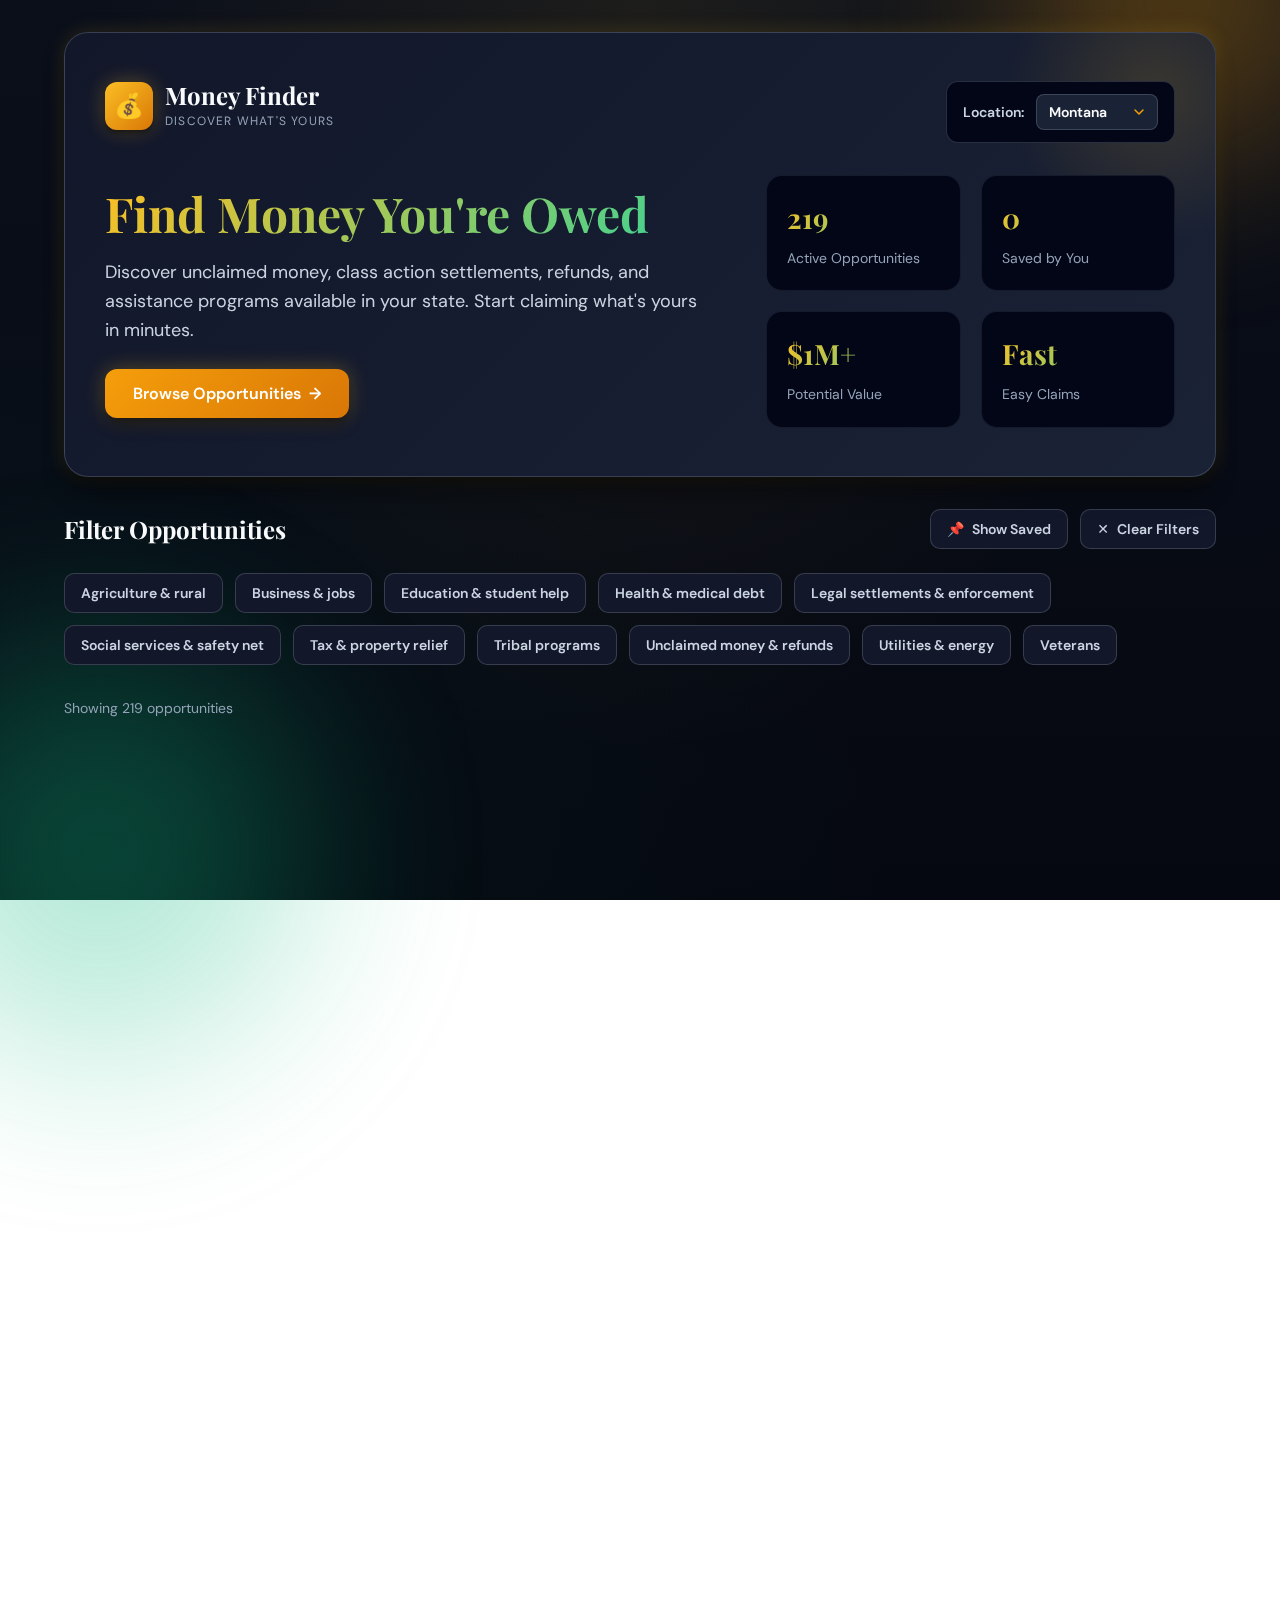
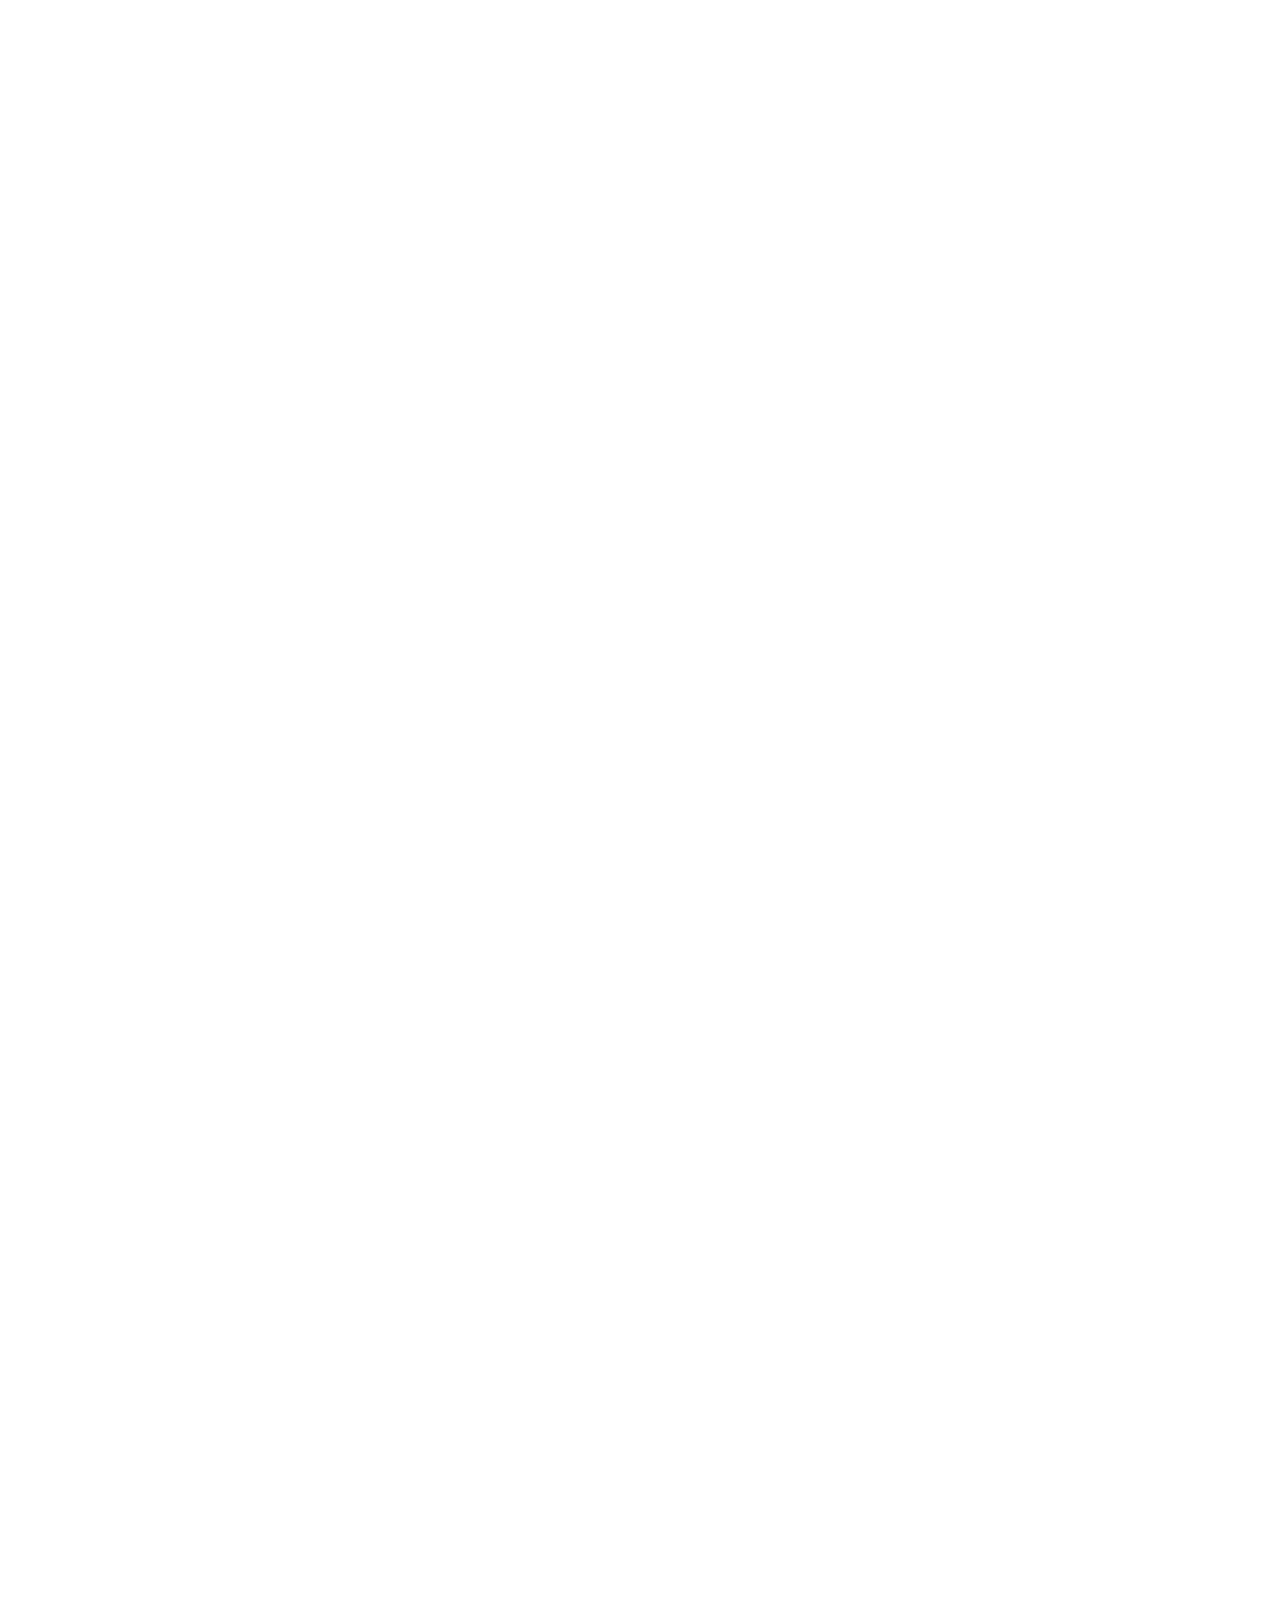
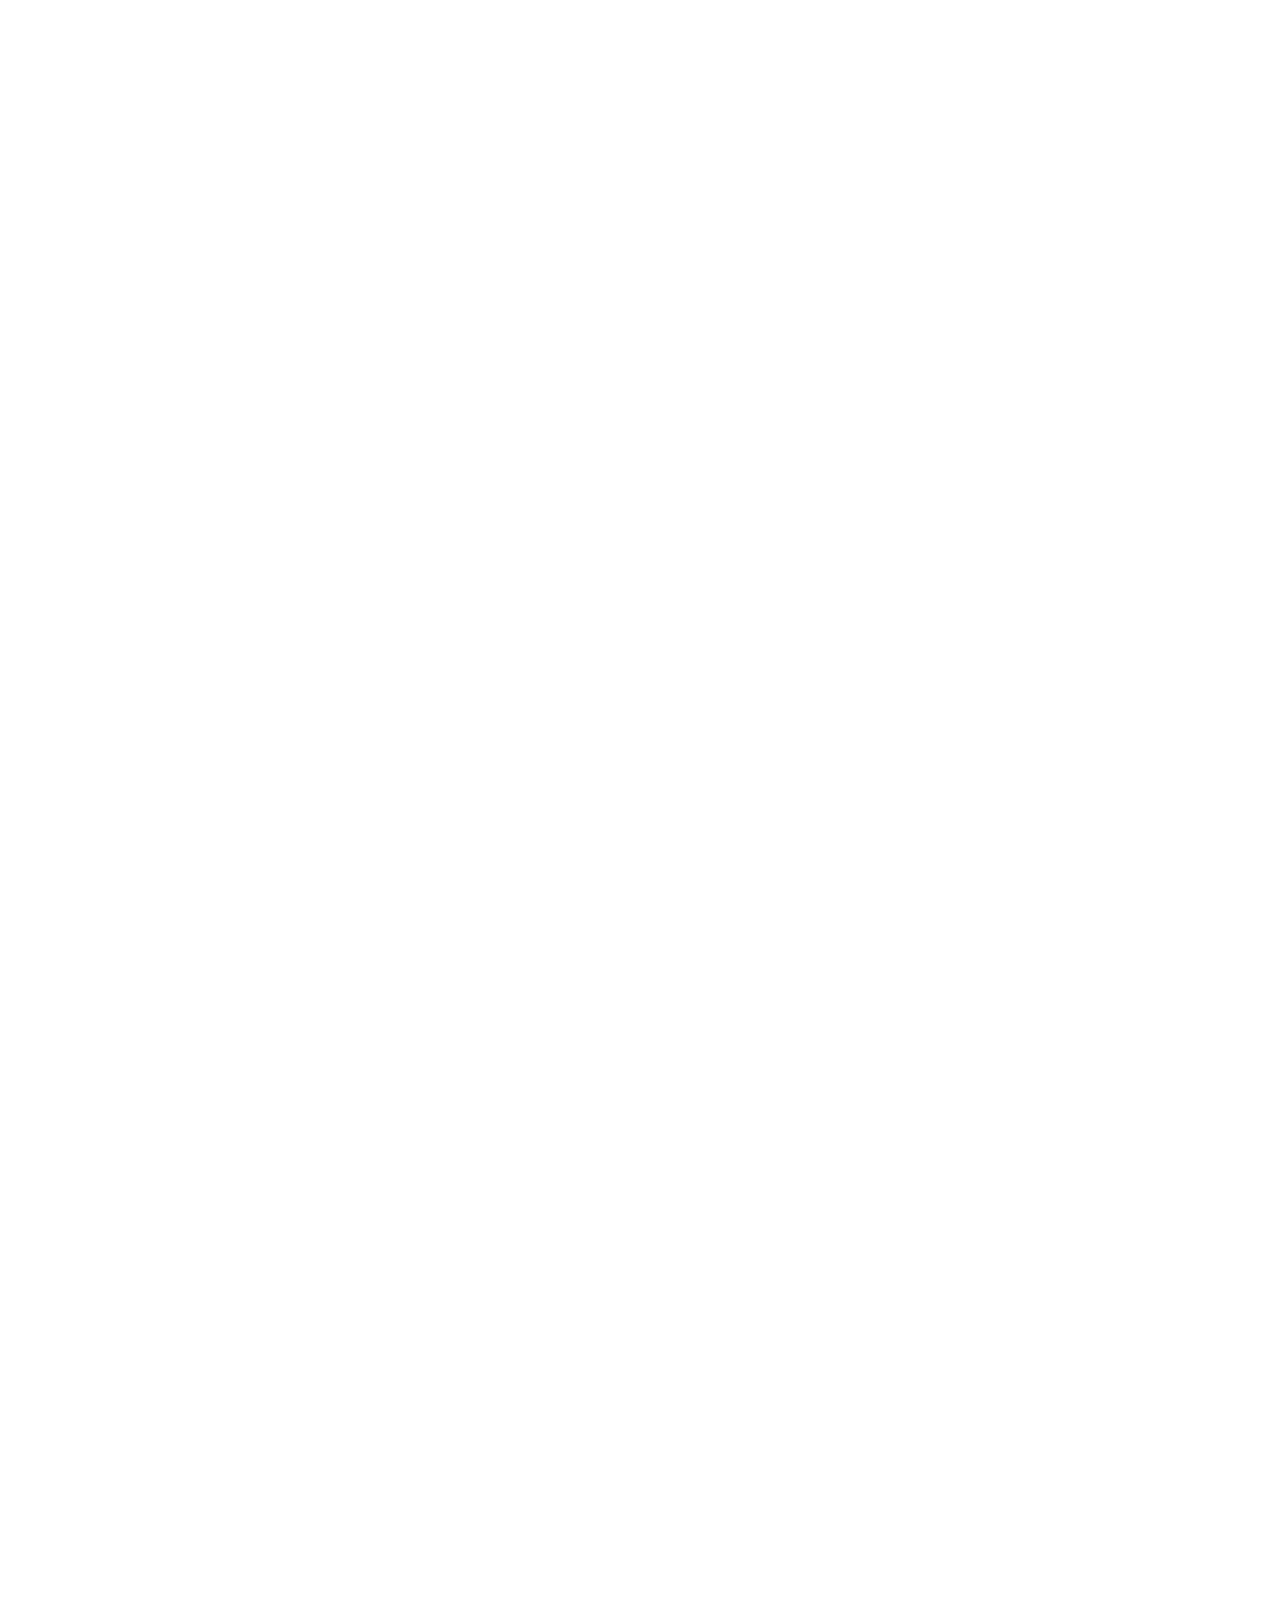
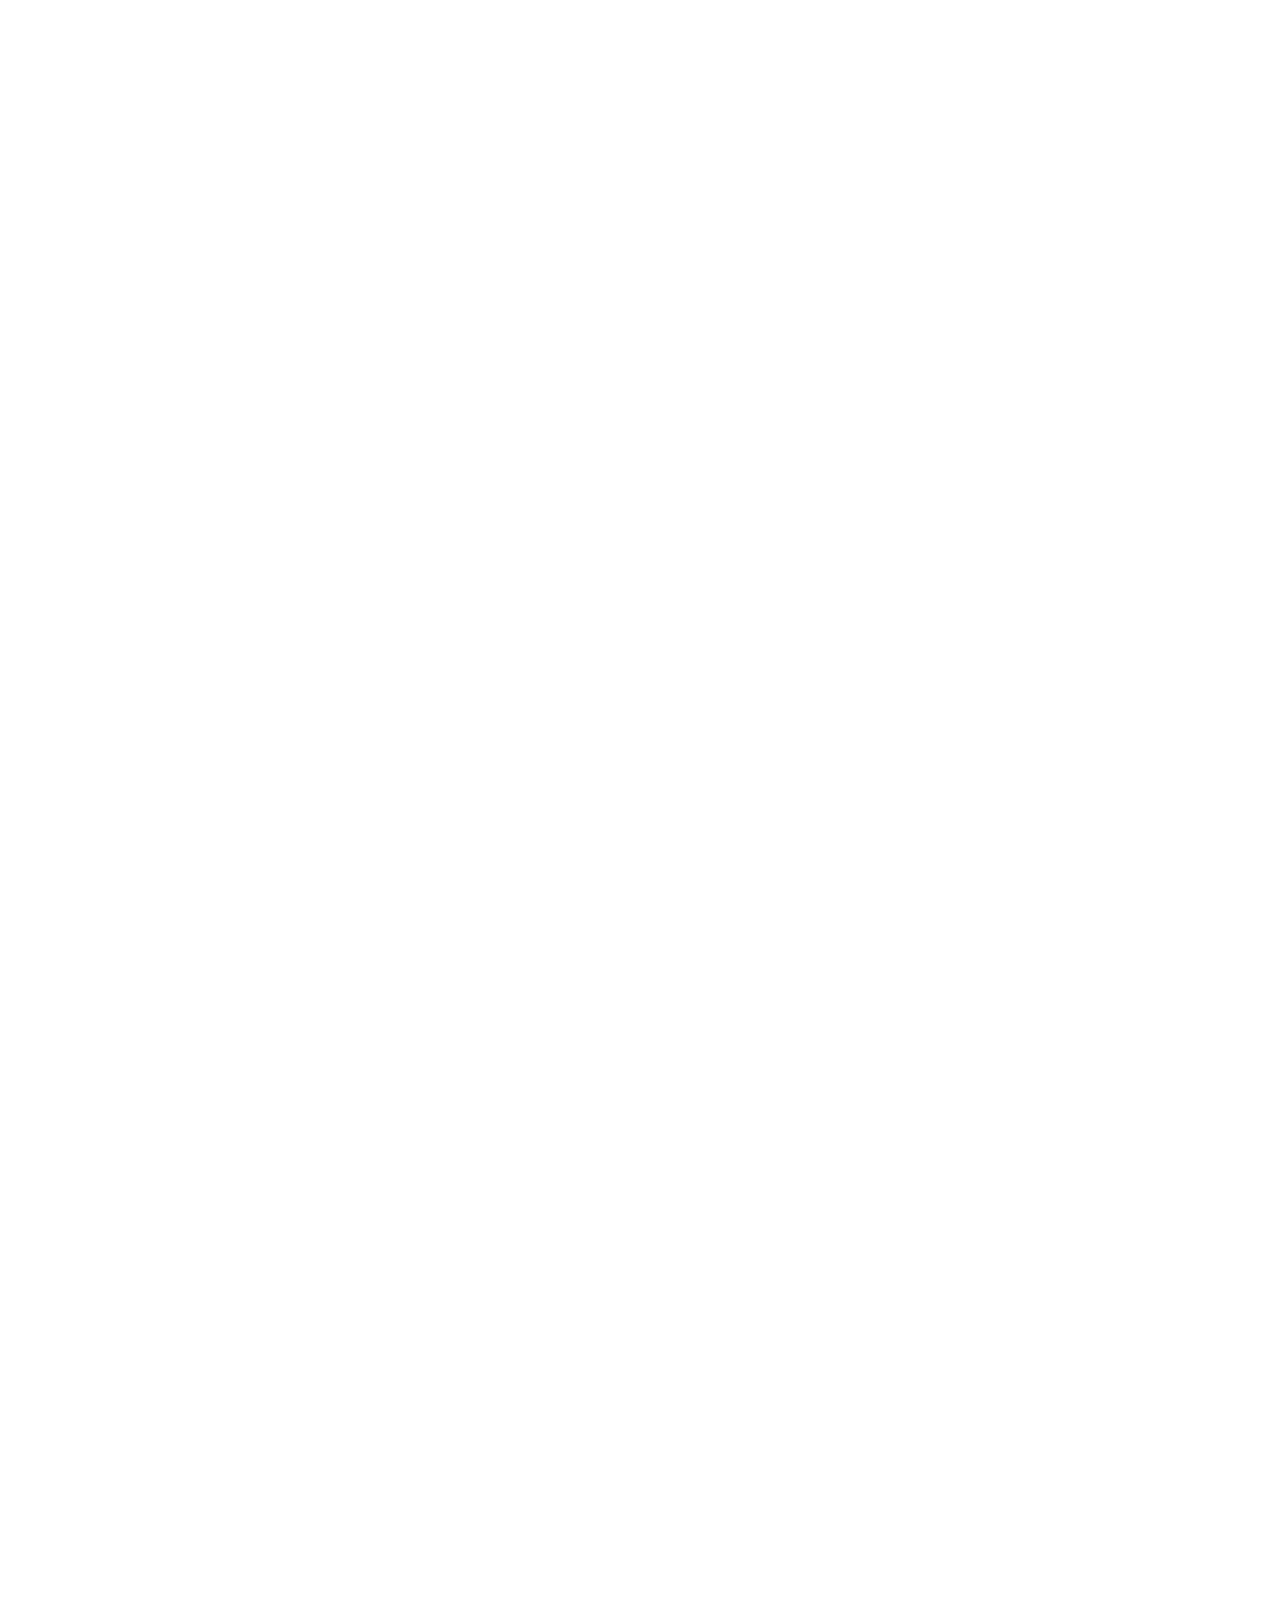
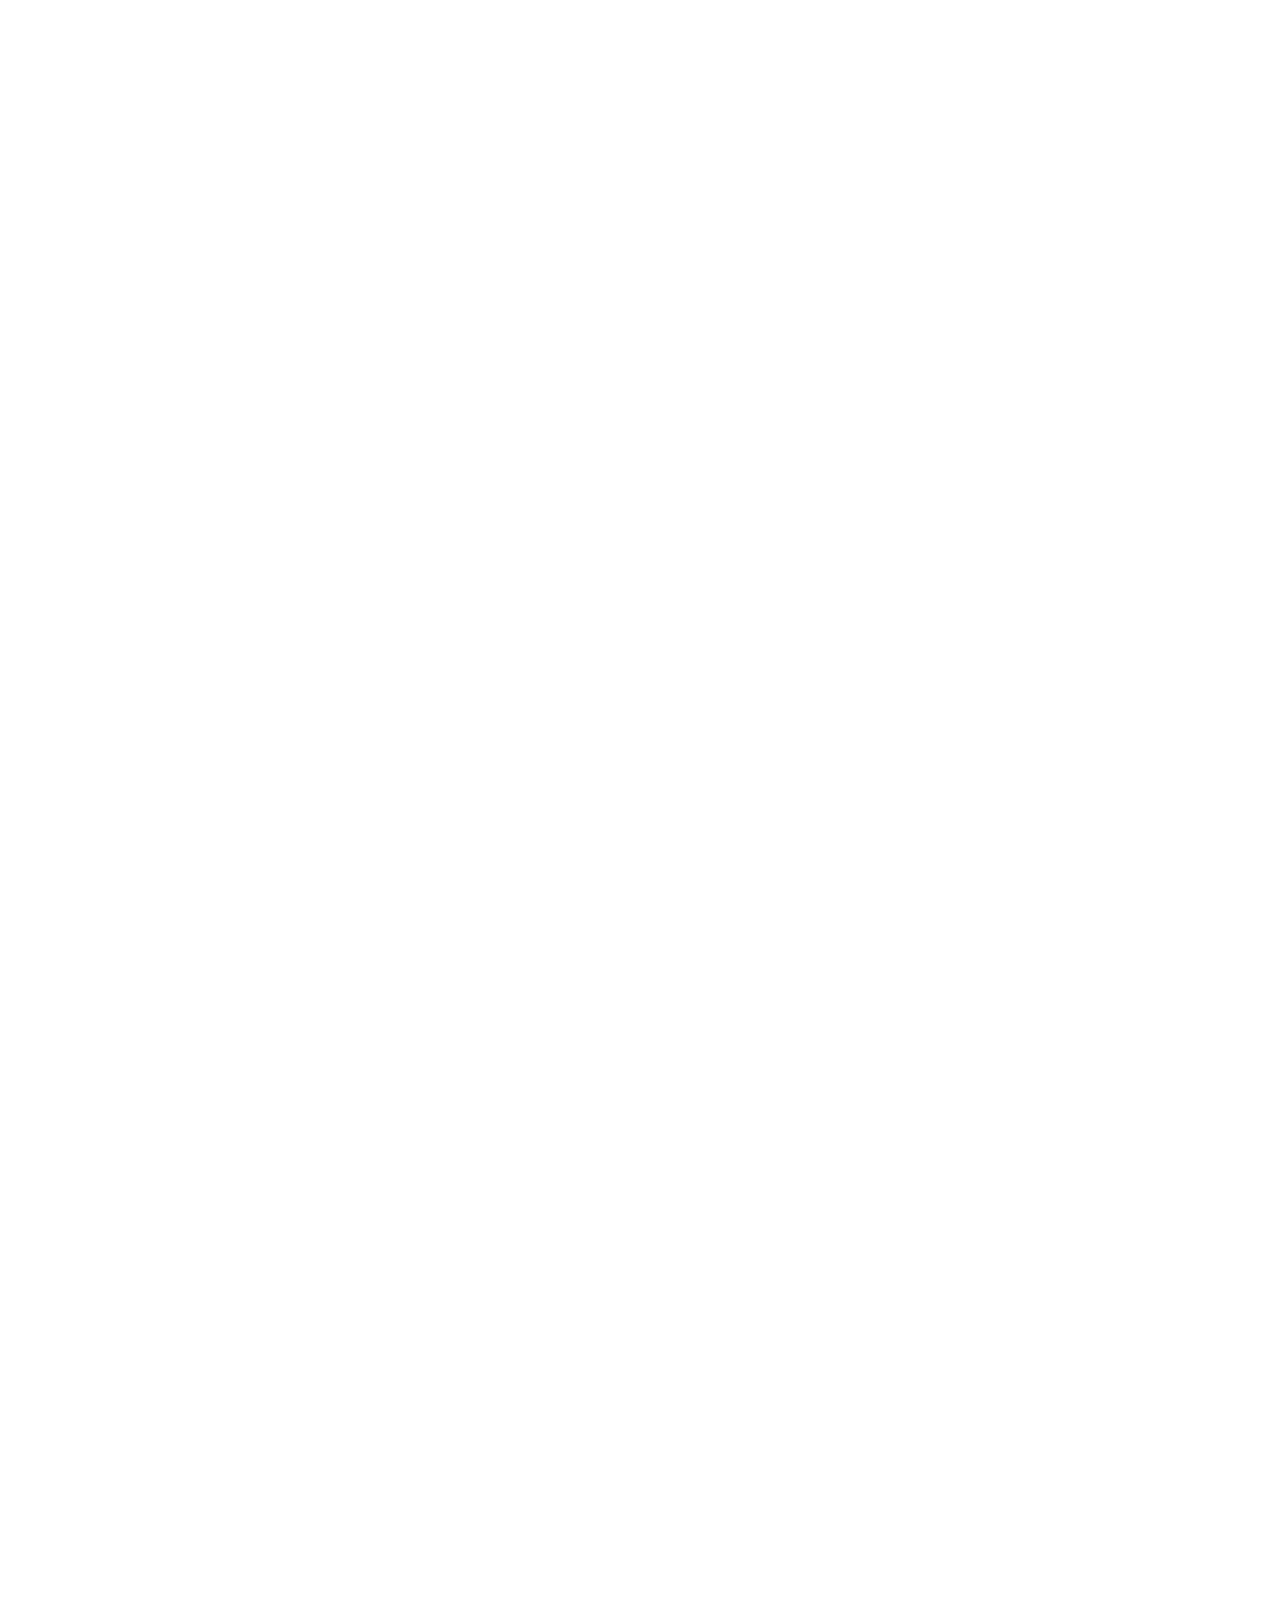
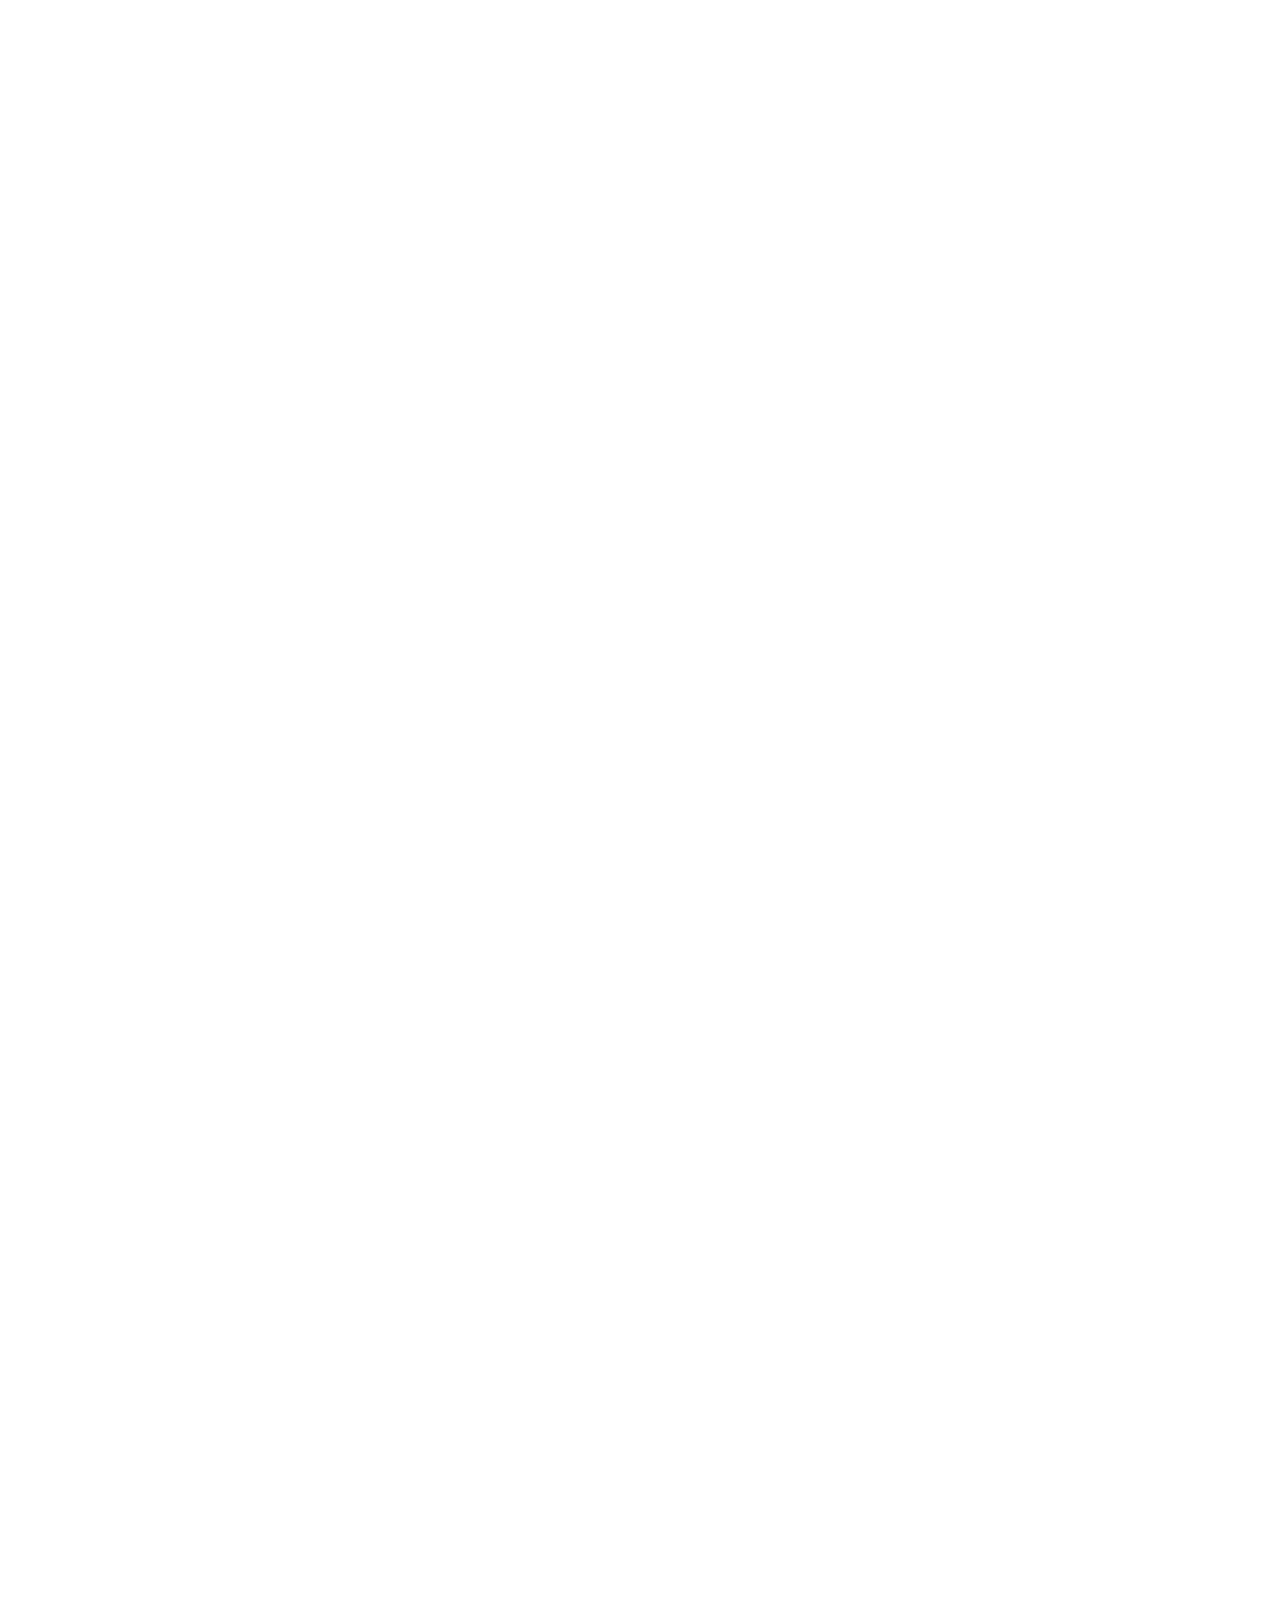
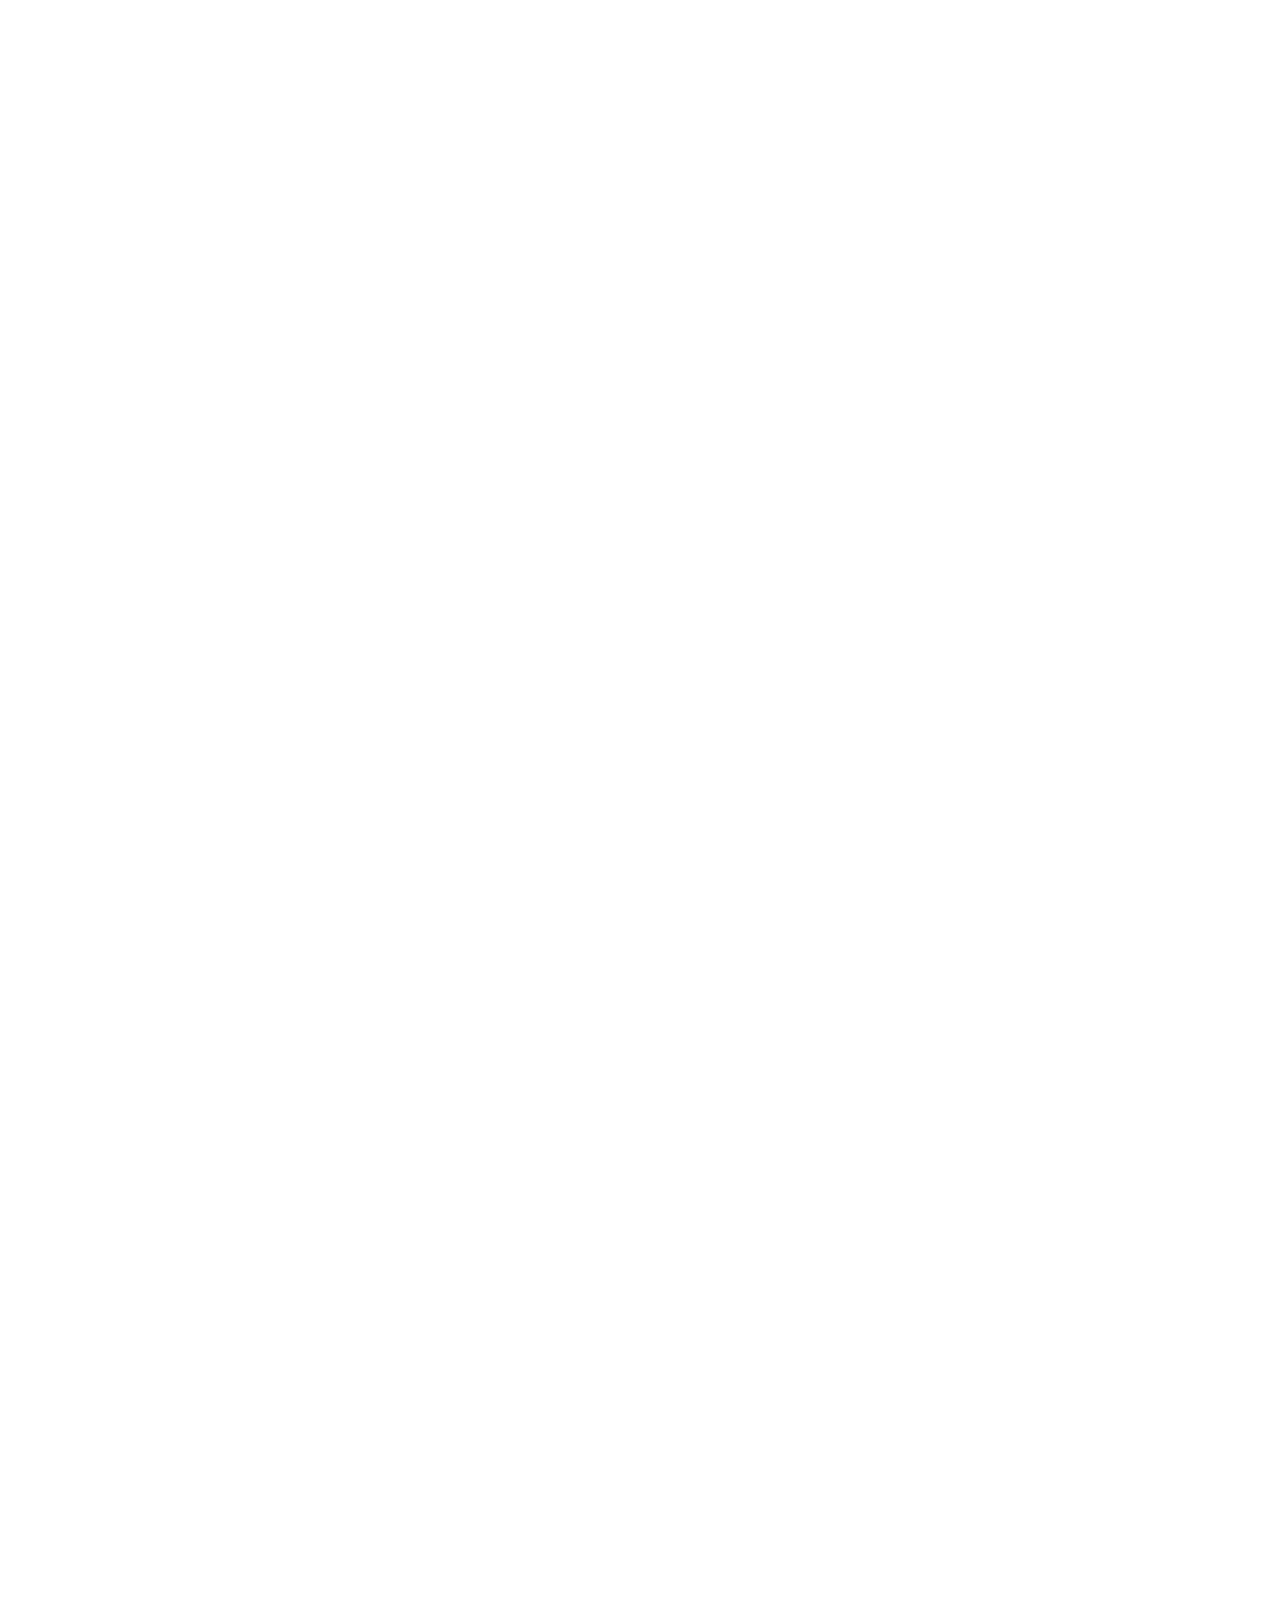
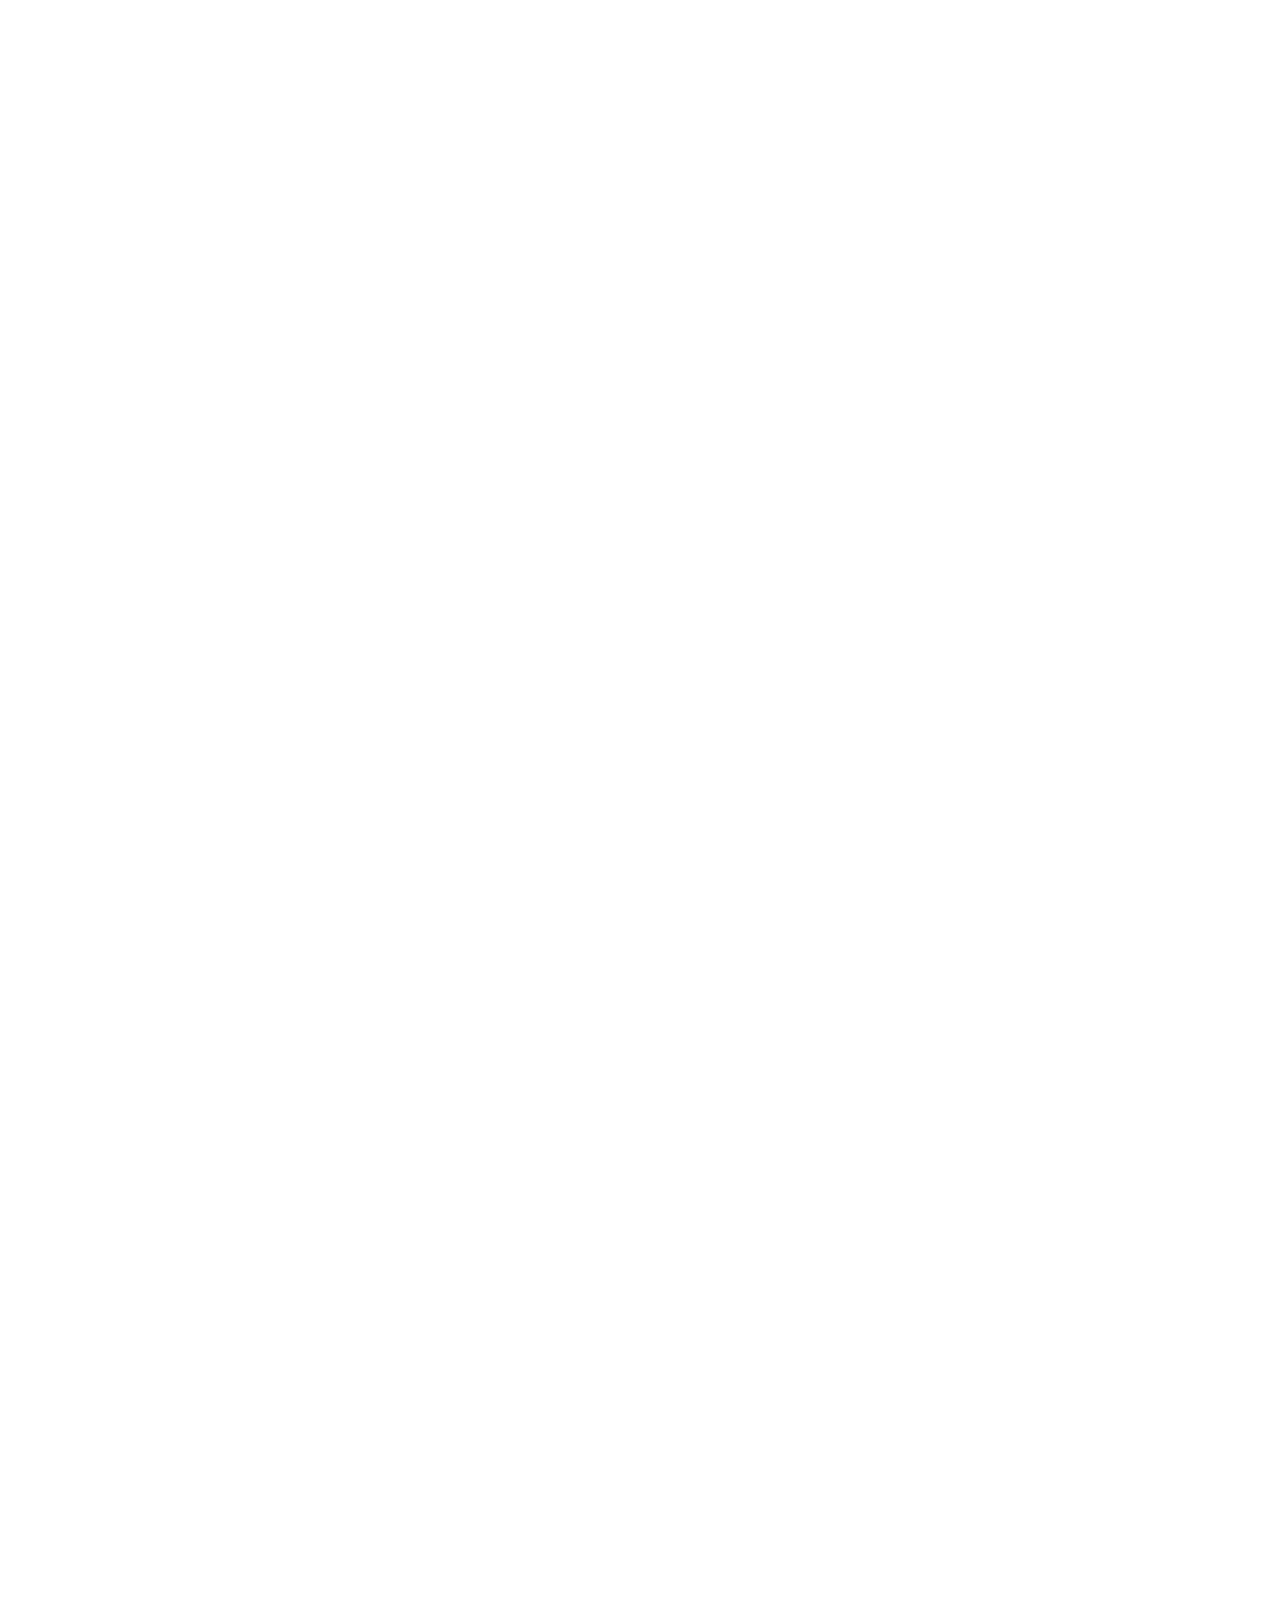
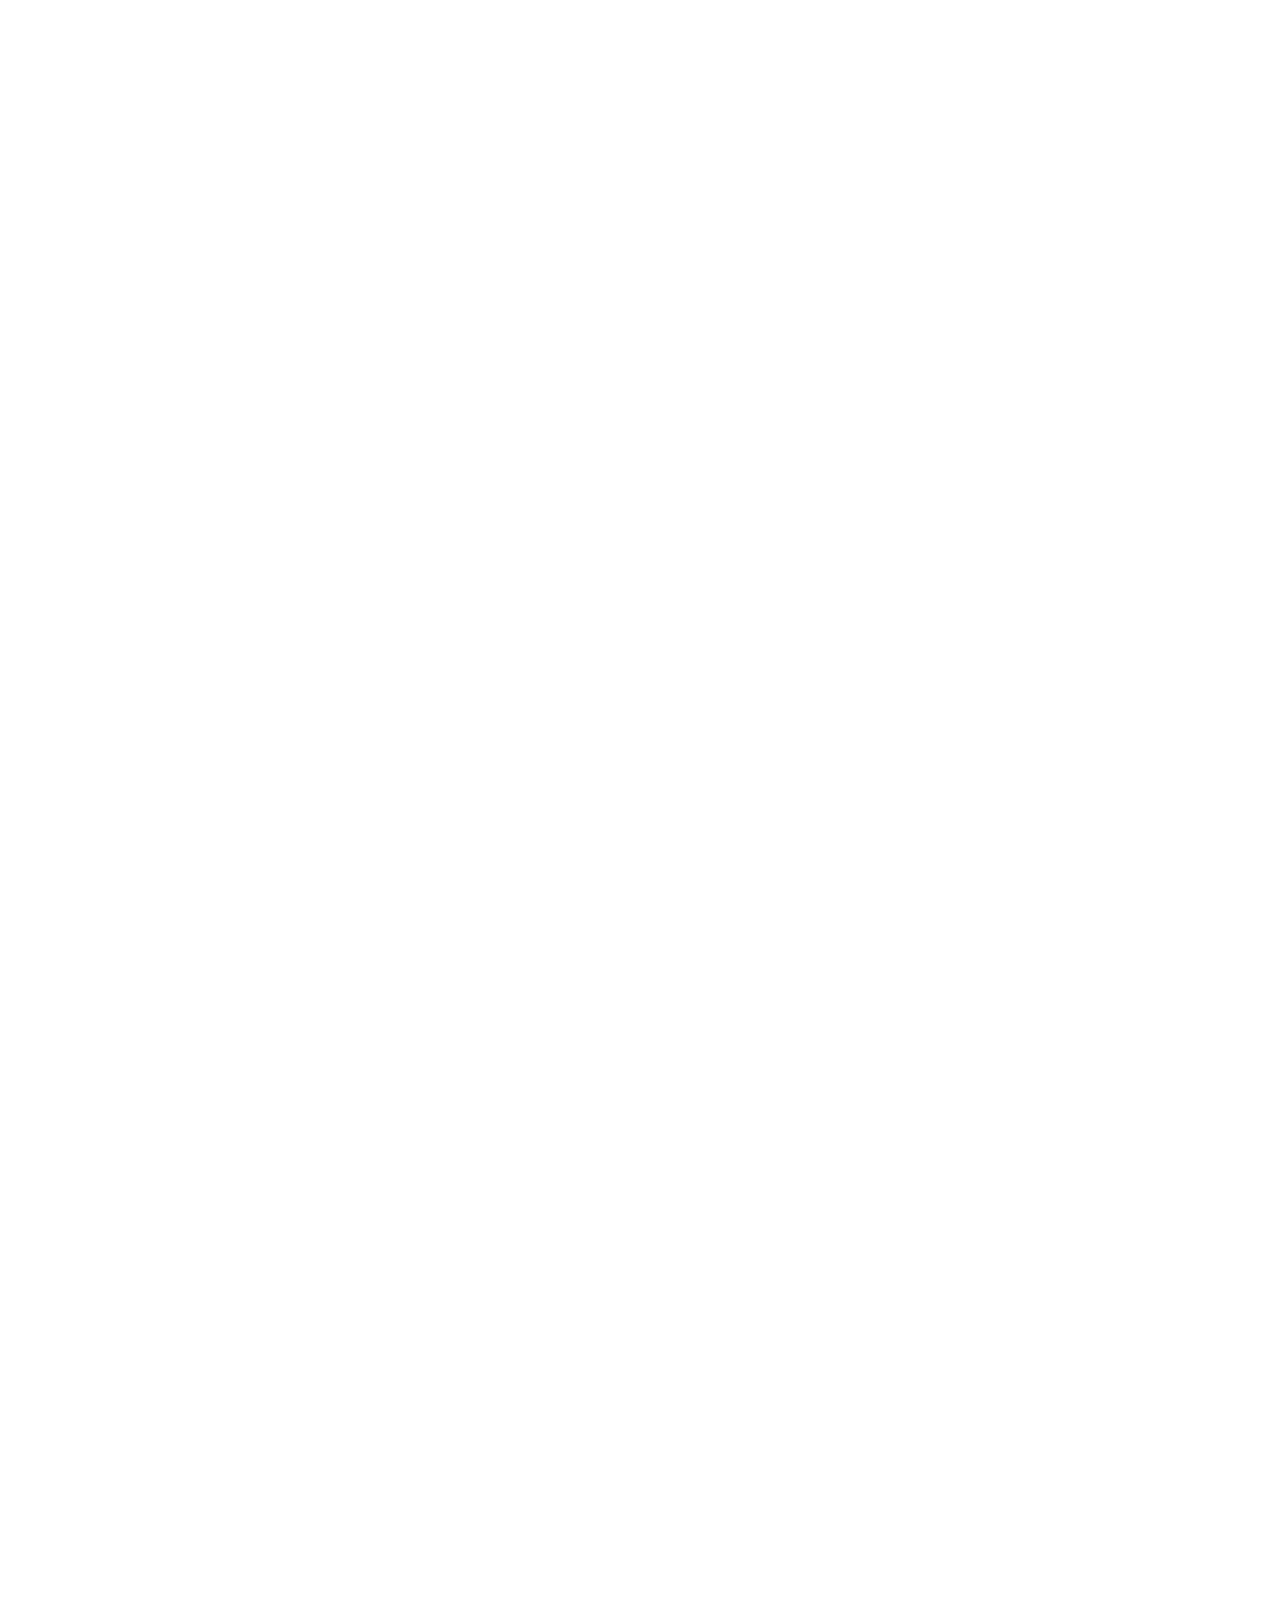
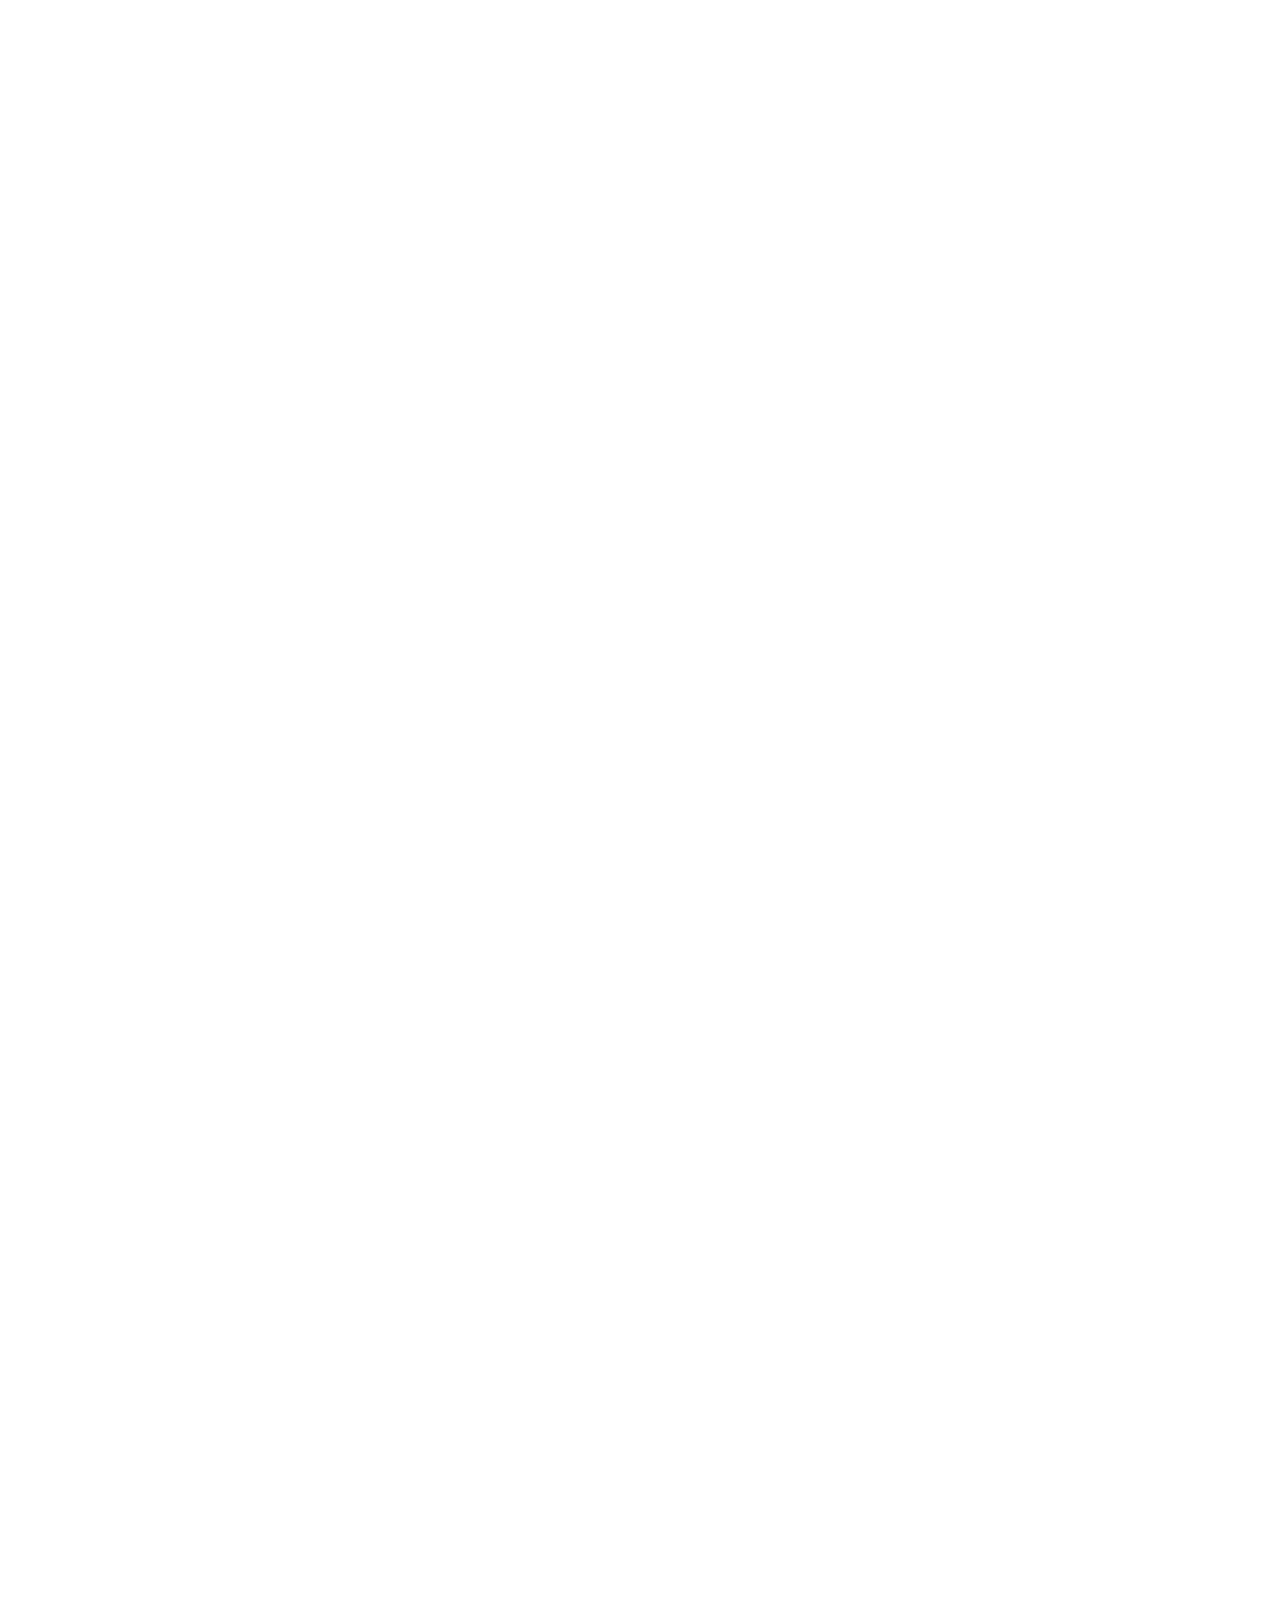
<file: money-finder-enhanced.html>
<!DOCTYPE html>
<html lang="en">
<head>
  <meta charset="UTF-8" />
  <title>Money Finder – Discover Unclaimed Money & Opportunities</title>
  <meta name="viewport" content="width=device-width, initial-scale=1" />
  <meta name="description" content="Find unclaimed money, refunds, and assistance programs in your state. Click, filter, and discover opportunities in seconds.">

  <!-- Open Graph / Social sharing -->
  <meta property="og:title" content="Money Finder - Unclaimed Money & Assistance">
  <meta property="og:description" content="Find money you're owed and programs that can help">
  <meta property="og:type" content="website">

  <!-- Distinctive Fonts -->
  <link rel="preconnect" href="https://fonts.googleapis.com">
  <link rel="preconnect" href="https://fonts.gstatic.com" crossorigin>
  <link href="https://fonts.googleapis.com/css2?family=Playfair+Display:wght@600;700;800&family=DM+Sans:wght@400;500;600;700&display=swap" rel="stylesheet">

  <style>
    :root {
      /* Prosperity Palette */
      --gold-50: #fffbeb;
      --gold-100: #fef3c7;
      --gold-400: #fbbf24;
      --gold-500: #f59e0b;
      --gold-600: #d97706;
      --emerald-50: #ecfdf5;
      --emerald-400: #34d399;
      --emerald-500: #10b981;
      --emerald-600: #059669;
      --emerald-700: #047857;
      
      /* Neutrals */
      --slate-950: #020617;
      --slate-900: #0f172a;
      --slate-800: #1e293b;
      --slate-700: #334155;
      --slate-600: #475569;
      --slate-400: #94a3b8;
      --slate-300: #cbd5e1;
      --slate-100: #f1f5f9;
      --slate-50: #f8fafc;
      
      /* Semantic Colors */
      --bg-primary: #0a0f1a;
      --bg-secondary: var(--slate-950);
      --bg-card: #12172a;
      --bg-elevated: #1a2235;
      --border-subtle: rgba(203, 213, 225, 0.1);
      --border-medium: rgba(203, 213, 225, 0.2);
      --text-primary: var(--slate-50);
      --text-secondary: var(--slate-300);
      --text-muted: var(--slate-400);
      
      /* Shadows */
      --shadow-sm: 0 1px 2px 0 rgba(0, 0, 0, 0.3);
      --shadow-md: 0 4px 6px -1px rgba(0, 0, 0, 0.4), 0 2px 4px -1px rgba(0, 0, 0, 0.3);
      --shadow-lg: 0 10px 15px -3px rgba(0, 0, 0, 0.4), 0 4px 6px -2px rgba(0, 0, 0, 0.3);
      --shadow-xl: 0 20px 25px -5px rgba(0, 0, 0, 0.4), 0 10px 10px -5px rgba(0, 0, 0, 0.2);
      --shadow-glow: 0 0 20px rgba(251, 191, 36, 0.15);
      
      /* Typography */
      --font-display: 'Playfair Display', Georgia, serif;
      --font-body: 'DM Sans', system-ui, sans-serif;
    }

    * {
      box-sizing: border-box;
    }

    *:focus-visible {
      outline: 3px solid var(--gold-400);
      outline-offset: 2px;
    }

    html {
      scroll-behavior: smooth;
    }

    body {
      margin: 0;
      min-height: 100vh;
      font-family: var(--font-body);
      color: var(--text-primary);
      background: 
        radial-gradient(ellipse at top, rgba(251, 191, 36, 0.08), transparent 60%),
        radial-gradient(ellipse at bottom left, rgba(16, 185, 129, 0.06), transparent 50%),
        linear-gradient(180deg, #0a0f1a 0%, #050810 100%);
      background-attachment: fixed;
      overflow-x: hidden;
      line-height: 1.6;
      -webkit-font-smoothing: antialiased;
    }

    /* Animated background orbs */
    .orb {
      position: fixed;
      border-radius: 50%;
      filter: blur(80px);
      opacity: 0.4;
      pointer-events: none;
      z-index: 0;
      animation: float 20s ease-in-out infinite;
    }

    .orb-gold {
      width: 400px;
      height: 400px;
      background: radial-gradient(circle, var(--gold-500), transparent);
      top: -200px;
      right: -100px;
      animation-delay: 0s;
    }

    .orb-emerald {
      width: 500px;
      height: 500px;
      background: radial-gradient(circle, var(--emerald-500), transparent);
      bottom: -200px;
      left: -150px;
      animation-delay: 5s;
    }

    @keyframes float {
      0%, 100% { transform: translate(0, 0) scale(1); }
      25% { transform: translate(30px, -30px) scale(1.05); }
      50% { transform: translate(-20px, 20px) scale(0.95); }
      75% { transform: translate(40px, 10px) scale(1.02); }
    }

    /* Container */
    .container {
      position: relative;
      z-index: 1;
      max-width: 1200px;
      margin: 0 auto;
      padding: 1rem;
    }

    @media (min-width: 640px) {
      .container {
        padding: 1.5rem;
      }
    }

    @media (min-width: 1024px) {
      .container {
        padding: 2rem 1.5rem 3rem;
      }
    }

    /* Header & Hero */
    header {
      margin-bottom: 2rem;
    }

    .hero {
      background: linear-gradient(135deg, var(--bg-card) 0%, var(--bg-elevated) 100%);
      border-radius: 24px;
      padding: 2rem 1.5rem;
      border: 1px solid var(--border-medium);
      box-shadow: var(--shadow-xl), var(--shadow-glow);
      position: relative;
      overflow: hidden;
    }

    .hero::before {
      content: '';
      position: absolute;
      top: 0;
      right: 0;
      width: 300px;
      height: 300px;
      background: radial-gradient(circle, rgba(251, 191, 36, 0.15), transparent 70%);
      border-radius: 50%;
      transform: translate(30%, -30%);
      pointer-events: none;
    }

    @media (min-width: 768px) {
      .hero {
        padding: 2.5rem 2rem;
      }
    }

    @media (min-width: 1024px) {
      .hero {
        padding: 3rem 2.5rem;
      }
    }

    .hero-content {
      position: relative;
      z-index: 1;
    }

    .hero-top {
      display: flex;
      justify-content: space-between;
      align-items: flex-start;
      gap: 1rem;
      margin-bottom: 2rem;
      flex-wrap: wrap;
    }

    .brand {
      display: flex;
      align-items: center;
      gap: 0.75rem;
    }

    .brand-logo {
      width: 48px;
      height: 48px;
      background: linear-gradient(135deg, var(--gold-400), var(--gold-600));
      border-radius: 12px;
      display: flex;
      align-items: center;
      justify-content: center;
      font-size: 1.5rem;
      box-shadow: var(--shadow-md), 0 0 20px rgba(251, 191, 36, 0.3);
      animation: pulse 3s ease-in-out infinite;
    }

    @keyframes pulse {
      0%, 100% { transform: scale(1); box-shadow: var(--shadow-md), 0 0 20px rgba(251, 191, 36, 0.3); }
      50% { transform: scale(1.05); box-shadow: var(--shadow-md), 0 0 30px rgba(251, 191, 36, 0.5); }
    }

    .brand-text {
      display: flex;
      flex-direction: column;
      gap: 0.125rem;
    }

    .brand-name {
      font-family: var(--font-display);
      font-size: 1.5rem;
      font-weight: 700;
      color: var(--text-primary);
      line-height: 1.2;
    }

    .brand-tagline {
      font-size: 0.75rem;
      color: var(--text-muted);
      text-transform: uppercase;
      letter-spacing: 0.1em;
    }

    .state-selector-wrapper {
      display: flex;
      align-items: center;
      gap: 0.75rem;
      background: var(--bg-secondary);
      padding: 0.75rem 1rem;
      border-radius: 12px;
      border: 1px solid var(--border-medium);
    }

    .state-label {
      font-size: 0.875rem;
      color: var(--text-secondary);
      font-weight: 600;
      white-space: nowrap;
    }

    .state-selector {
      background: var(--bg-elevated);
      color: var(--text-primary);
      border: 1px solid var(--border-medium);
      border-radius: 8px;
      padding: 0.5rem 2rem 0.5rem 0.75rem;
      font-size: 0.875rem;
      font-weight: 600;
      font-family: var(--font-body);
      cursor: pointer;
      transition: all 0.2s;
      appearance: none;
      background-image: url("data:image/svg+xml,%3Csvg xmlns='http://www.w3.org/2000/svg' fill='none' viewBox='0 0 20 20'%3E%3Cpath stroke='%23f59e0b' stroke-linecap='round' stroke-linejoin='round' stroke-width='1.5' d='M6 8l4 4 4-4'/%3E%3C/svg%3E");
      background-position: right 0.5rem center;
      background-repeat: no-repeat;
      background-size: 1.25rem;
    }

    .state-selector:hover {
      border-color: var(--gold-400);
      box-shadow: 0 0 0 3px rgba(251, 191, 36, 0.1);
    }

    .hero-main {
      display: grid;
      gap: 2rem;
      align-items: center;
    }

    @media (min-width: 768px) {
      .hero-main {
        grid-template-columns: 1.5fr 1fr;
        gap: 3rem;
      }
    }

    .hero-left h1 {
      font-family: var(--font-display);
      font-size: 2rem;
      font-weight: 700;
      line-height: 1.2;
      margin: 0 0 1rem 0;
      background: linear-gradient(135deg, var(--gold-400), var(--emerald-400));
      -webkit-background-clip: text;
      -webkit-text-fill-color: transparent;
      background-clip: text;
    }

    @media (min-width: 640px) {
      .hero-left h1 {
        font-size: 2.5rem;
      }
    }

    @media (min-width: 1024px) {
      .hero-left h1 {
        font-size: 3rem;
      }
    }

    .hero-left p {
      font-size: 1rem;
      color: var(--text-secondary);
      margin: 0 0 1.5rem 0;
      max-width: 600px;
    }

    @media (min-width: 640px) {
      .hero-left p {
        font-size: 1.125rem;
      }
    }

    .cta-button {
      display: inline-flex;
      align-items: center;
      gap: 0.5rem;
      background: linear-gradient(135deg, var(--gold-500), var(--gold-600));
      color: white;
      padding: 0.875rem 1.75rem;
      border-radius: 12px;
      font-weight: 600;
      font-size: 1rem;
      border: none;
      cursor: pointer;
      box-shadow: var(--shadow-lg), 0 0 20px rgba(251, 191, 36, 0.3);
      transition: all 0.3s;
      text-decoration: none;
      font-family: var(--font-body);
    }

    .cta-button:hover {
      transform: translateY(-2px);
      box-shadow: var(--shadow-xl), 0 0 30px rgba(251, 191, 36, 0.5);
    }

    .cta-button:active {
      transform: translateY(0);
    }

    .stats-grid {
      display: grid;
      grid-template-columns: repeat(2, 1fr);
      gap: 1rem;
    }

    @media (min-width: 640px) {
      .stats-grid {
        gap: 1.25rem;
      }
    }

    .stat-card {
      background: var(--bg-secondary);
      padding: 1.25rem;
      border-radius: 16px;
      border: 1px solid var(--border-subtle);
      transition: all 0.3s;
    }

    .stat-card:hover {
      border-color: var(--border-medium);
      transform: translateY(-2px);
    }

    .stat-value {
      font-family: var(--font-display);
      font-size: 1.75rem;
      font-weight: 700;
      background: linear-gradient(135deg, var(--gold-400), var(--emerald-400));
      -webkit-background-clip: text;
      -webkit-text-fill-color: transparent;
      background-clip: text;
      display: block;
      margin-bottom: 0.25rem;
    }

    .stat-label {
      font-size: 0.875rem;
      color: var(--text-muted);
    }

    /* Filters */
    .filters-section {
      margin-bottom: 2rem;
    }

    .filters-header {
      display: flex;
      justify-content: space-between;
      align-items: center;
      margin-bottom: 1.5rem;
      flex-wrap: wrap;
      gap: 1rem;
    }

    .filters-title {
      font-family: var(--font-display);
      font-size: 1.5rem;
      font-weight: 700;
      color: var(--text-primary);
      margin: 0;
    }

    .filters-actions {
      display: flex;
      gap: 0.75rem;
      flex-wrap: wrap;
    }

    .filter-button, .action-button {
      background: var(--bg-card);
      color: var(--text-secondary);
      border: 1px solid var(--border-medium);
      padding: 0.625rem 1rem;
      border-radius: 10px;
      font-size: 0.875rem;
      font-weight: 600;
      cursor: pointer;
      transition: all 0.2s;
      font-family: var(--font-body);
      display: inline-flex;
      align-items: center;
      gap: 0.5rem;
    }

    .filter-button:hover, .action-button:hover {
      background: var(--bg-elevated);
      border-color: var(--gold-400);
      color: var(--text-primary);
      transform: translateY(-1px);
    }

    .filter-button.active {
      background: linear-gradient(135deg, var(--gold-500), var(--gold-600));
      color: white;
      border-color: var(--gold-600);
    }

    .action-button.saved-active {
      background: linear-gradient(135deg, var(--emerald-500), var(--emerald-600));
      color: white;
      border-color: var(--emerald-600);
    }

    .filters-grid {
      display: flex;
      flex-wrap: wrap;
      gap: 0.75rem;
    }

    /* Cards */
    .results-section {
      margin-bottom: 3rem;
    }

    .results-header {
      display: flex;
      justify-content: space-between;
      align-items: center;
      margin-bottom: 1.5rem;
    }

    .results-count {
      font-size: 0.875rem;
      color: var(--text-muted);
    }

    .cards-grid {
      display: grid;
      gap: 1.5rem;
      grid-template-columns: 1fr;
    }

    @media (min-width: 640px) {
      .cards-grid {
        grid-template-columns: repeat(2, 1fr);
      }
    }

    @media (min-width: 1024px) {
      .cards-grid {
        gap: 2rem;
      }
    }

    .card {
      background: var(--bg-card);
      border: 1px solid var(--border-medium);
      border-radius: 20px;
      padding: 1.5rem;
      transition: all 0.3s cubic-bezier(0.4, 0, 0.2, 1);
      position: relative;
      overflow: hidden;
      opacity: 0;
      animation: fadeInUp 0.6s ease-out forwards;
    }

    @keyframes fadeInUp {
      from {
        opacity: 0;
        transform: translateY(20px);
      }
      to {
        opacity: 1;
        transform: translateY(0);
      }
    }

    .card:nth-child(1) { animation-delay: 0.05s; }
    .card:nth-child(2) { animation-delay: 0.1s; }
    .card:nth-child(3) { animation-delay: 0.15s; }
    .card:nth-child(4) { animation-delay: 0.2s; }
    .card:nth-child(5) { animation-delay: 0.25s; }
    .card:nth-child(6) { animation-delay: 0.3s; }
    .card:nth-child(n+7) { animation-delay: 0.35s; }

    .card::before {
      content: '';
      position: absolute;
      top: 0;
      left: 0;
      right: 0;
      height: 3px;
      background: linear-gradient(90deg, transparent, var(--gold-400), transparent);
      opacity: 0;
      transition: opacity 0.3s;
    }

    .card:hover {
      border-color: var(--gold-400);
      transform: translateY(-4px);
      box-shadow: var(--shadow-xl), 0 0 30px rgba(251, 191, 36, 0.15);
    }

    .card:hover::before {
      opacity: 1;
    }

    .card.high-priority {
      border-color: var(--gold-400);
      background: linear-gradient(135deg, var(--bg-card) 0%, rgba(251, 191, 36, 0.05) 100%);
    }

    .card.high-priority::after {
      content: '';
      position: absolute;
      top: 0;
      left: 0;
      right: 0;
      height: 3px;
      background: linear-gradient(90deg, var(--gold-400), var(--gold-600));
    }

    .card.featured-partner {
      border-color: var(--emerald-400);
      background: linear-gradient(135deg, var(--bg-card) 0%, rgba(16, 185, 129, 0.05) 100%);
    }

    .card.featured-partner::after {
      content: '';
      position: absolute;
      top: 0;
      left: 0;
      right: 0;
      height: 3px;
      background: linear-gradient(90deg, var(--emerald-400), var(--emerald-600));
    }

    .card-top-row {
      display: flex;
      justify-content: space-between;
      align-items: flex-start;
      margin-bottom: 1rem;
      gap: 0.75rem;
    }

    .card-pill {
      display: inline-flex;
      align-items: center;
      gap: 0.375rem;
      padding: 0.375rem 0.75rem;
      background: var(--bg-secondary);
      border: 1px solid var(--border-medium);
      border-radius: 999px;
      font-size: 0.75rem;
      font-weight: 600;
      color: var(--text-secondary);
    }

    .card-pill.partner {
      background: linear-gradient(135deg, rgba(16, 185, 129, 0.15), rgba(16, 185, 129, 0.05));
      border-color: var(--emerald-400);
      color: var(--emerald-400);
    }

    .save-btn {
      background: var(--bg-secondary);
      border: 1px solid var(--border-medium);
      border-radius: 8px;
      padding: 0.375rem 0.75rem;
      font-size: 0.75rem;
      font-weight: 600;
      color: var(--text-secondary);
      cursor: pointer;
      transition: all 0.2s;
      display: flex;
      align-items: center;
      gap: 0.375rem;
      font-family: var(--font-body);
    }

    .save-btn:hover {
      background: var(--bg-elevated);
      border-color: var(--gold-400);
      color: var(--text-primary);
    }

    .save-btn.saved {
      background: linear-gradient(135deg, rgba(16, 185, 129, 0.15), rgba(16, 185, 129, 0.05));
      border-color: var(--emerald-400);
      color: var(--emerald-400);
    }

    .card-icon-wrap {
      font-size: 2.5rem;
      margin-bottom: 0.75rem;
      display: flex;
      align-items: center;
      justify-content: center;
      width: 60px;
      height: 60px;
      background: var(--bg-secondary);
      border-radius: 12px;
      border: 1px solid var(--border-subtle);
    }

    .card-title {
      font-family: var(--font-display);
      font-size: 1.25rem;
      font-weight: 700;
      color: var(--text-primary);
      margin: 0 0 0.5rem 0;
      line-height: 1.3;
    }

    .card-meta {
      font-size: 0.875rem;
      color: var(--text-muted);
      margin: 0 0 1rem 0;
    }

    .value-indicator {
      display: inline-flex;
      align-items: center;
      gap: 0.5rem;
      background: linear-gradient(135deg, rgba(251, 191, 36, 0.15), rgba(251, 191, 36, 0.05));
      border: 1px solid rgba(251, 191, 36, 0.3);
      padding: 0.5rem 1rem;
      border-radius: 10px;
      font-weight: 700;
      color: var(--gold-400);
      margin-bottom: 1rem;
      font-size: 0.875rem;
    }

    .card-body {
      font-size: 0.9375rem;
      color: var(--text-secondary);
      line-height: 1.6;
      margin: 0 0 1rem 0;
    }

    .tag-row {
      display: flex;
      flex-wrap: wrap;
      gap: 0.5rem;
      margin-bottom: 1.25rem;
    }

    .tag {
      display: inline-block;
      padding: 0.25rem 0.625rem;
      background: var(--bg-secondary);
      border: 1px solid var(--border-subtle);
      border-radius: 6px;
      font-size: 0.75rem;
      color: var(--text-muted);
    }

    .tag-soft {
      background: rgba(251, 191, 36, 0.1);
      border-color: rgba(251, 191, 36, 0.3);
      color: var(--gold-400);
    }

    .card-footer {
      display: flex;
      justify-content: space-between;
      align-items: center;
      gap: 1rem;
      padding-top: 1rem;
      border-top: 1px solid var(--border-subtle);
      flex-wrap: wrap;
    }

    .card-footer > span {
      font-size: 0.8125rem;
      color: var(--text-muted);
      flex: 1;
      min-width: 150px;
    }

    .btn {
      display: inline-flex;
      align-items: center;
      gap: 0.5rem;
      padding: 0.625rem 1.25rem;
      border-radius: 10px;
      font-weight: 600;
      font-size: 0.875rem;
      text-decoration: none;
      transition: all 0.2s;
      border: none;
      cursor: pointer;
      font-family: var(--font-body);
      white-space: nowrap;
    }

    .btn-primary {
      background: linear-gradient(135deg, var(--gold-500), var(--gold-600));
      color: white;
      box-shadow: var(--shadow-md);
    }

    .btn-primary:hover {
      transform: translateY(-1px);
      box-shadow: var(--shadow-lg), 0 0 20px rgba(251, 191, 36, 0.3);
    }

    .btn-partner {
      background: linear-gradient(135deg, var(--emerald-500), var(--emerald-600));
      color: white;
      box-shadow: var(--shadow-md);
    }

    .btn-partner:hover {
      transform: translateY(-1px);
      box-shadow: var(--shadow-lg), 0 0 20px rgba(16, 185, 129, 0.3);
    }

    /* Empty State */
    .empty-state {
      text-align: center;
      padding: 4rem 2rem;
      background: var(--bg-card);
      border-radius: 20px;
      border: 1px solid var(--border-medium);
    }

    .empty-state .emoji {
      font-size: 4rem;
      margin-bottom: 1rem;
    }

    .empty-state h3 {
      font-family: var(--font-display);
      font-size: 1.5rem;
      font-weight: 700;
      color: var(--text-primary);
      margin: 0 0 0.5rem 0;
    }

    .empty-state p {
      color: var(--text-muted);
      margin: 0;
    }

    /* Loading */
    .loading-spinner {
      display: flex;
      justify-content: center;
      align-items: center;
      padding: 3rem;
    }

    .spinner {
      width: 48px;
      height: 48px;
      border: 4px solid var(--border-medium);
      border-top-color: var(--gold-400);
      border-radius: 50%;
      animation: spin 0.8s linear infinite;
    }

    @keyframes spin {
      to { transform: rotate(360deg); }
    }

    .hidden {
      display: none !important;
    }

    /* Newsletter */
    .newsletter-section {
      background: linear-gradient(135deg, var(--bg-card) 0%, var(--bg-elevated) 100%);
      border-radius: 20px;
      padding: 2rem 1.5rem;
      border: 1px solid var(--border-medium);
      margin-bottom: 2rem;
      text-align: center;
    }

    @media (min-width: 768px) {
      .newsletter-section {
        padding: 2.5rem 2rem;
      }
    }

    .newsletter-section h3 {
      font-family: var(--font-display);
      font-size: 1.5rem;
      font-weight: 700;
      margin: 0 0 0.75rem 0;
      background: linear-gradient(135deg, var(--gold-400), var(--emerald-400));
      -webkit-background-clip: text;
      -webkit-text-fill-color: transparent;
      background-clip: text;
    }

    .newsletter-section p {
      color: var(--text-secondary);
      margin: 0 0 1.5rem 0;
    }

    .newsletter-form {
      display: flex;
      gap: 0.75rem;
      max-width: 500px;
      margin: 0 auto;
      flex-direction: column;
    }

    @media (min-width: 640px) {
      .newsletter-form {
        flex-direction: row;
      }
    }

    .newsletter-input {
      flex: 1;
      padding: 0.875rem 1rem;
      background: var(--bg-secondary);
      border: 1px solid var(--border-medium);
      border-radius: 10px;
      color: var(--text-primary);
      font-size: 0.9375rem;
      font-family: var(--font-body);
    }

    .newsletter-input:focus {
      outline: none;
      border-color: var(--gold-400);
      box-shadow: 0 0 0 3px rgba(251, 191, 36, 0.1);
    }

    .newsletter-button {
      background: linear-gradient(135deg, var(--gold-500), var(--gold-600));
      color: white;
      padding: 0.875rem 1.75rem;
      border: none;
      border-radius: 10px;
      font-weight: 600;
      font-size: 0.9375rem;
      cursor: pointer;
      transition: all 0.3s;
      font-family: var(--font-body);
      white-space: nowrap;
    }

    .newsletter-button:hover {
      transform: translateY(-2px);
      box-shadow: var(--shadow-lg), 0 0 20px rgba(251, 191, 36, 0.3);
    }

    /* Footer */
    footer {
      text-align: center;
      padding: 2rem 1rem;
      color: var(--text-muted);
      font-size: 0.875rem;
      border-top: 1px solid var(--border-subtle);
    }

    footer a {
      color: var(--gold-400);
      text-decoration: none;
      transition: color 0.2s;
    }

    footer a:hover {
      color: var(--gold-300);
    }

    /* Back to Top */
    #back-to-top {
      position: fixed;
      bottom: 2rem;
      right: 2rem;
      width: 48px;
      height: 48px;
      background: linear-gradient(135deg, var(--gold-500), var(--gold-600));
      border: none;
      border-radius: 50%;
      color: white;
      font-size: 1.25rem;
      cursor: pointer;
      box-shadow: var(--shadow-lg), 0 0 20px rgba(251, 191, 36, 0.3);
      display: none;
      align-items: center;
      justify-content: center;
      z-index: 1000;
      transition: all 0.3s;
    }

    #back-to-top:hover {
      transform: translateY(-4px);
      box-shadow: var(--shadow-xl), 0 0 30px rgba(251, 191, 36, 0.5);
    }

    /* Responsive adjustments */
    @media (max-width: 639px) {
      .hero-left h1 {
        font-size: 1.75rem;
      }
      
      .stat-value {
        font-size: 1.5rem;
      }
      
      .filters-header {
        flex-direction: column;
        align-items: flex-start;
      }
    }
  </style>
</head>
<body>
  <!-- Animated Background Orbs -->
  <div class="orb orb-gold"></div>
  <div class="orb orb-emerald"></div>

  <div class="container">
    <!-- Header -->
    <header>
      <div class="hero">
        <div class="hero-content">
          <div class="hero-top">
            <div class="brand">
              <div class="brand-logo">💰</div>
              <div class="brand-text">
                <div class="brand-name">Money Finder</div>
                <div class="brand-tagline">Discover What's Yours</div>
              </div>
            </div>
            <div class="state-selector-wrapper">
              <span class="state-label">Location:</span>
              <select id="state-selector" class="state-selector" aria-label="Select your state" onchange="handleStateChange()">
                <option value="ALL">Nationwide</option>
                <option value="MT" selected>Montana</option>
              </select>
            </div>
          </div>

          <div class="hero-main">
            <div class="hero-left">
              <h1>Find Money You're Owed</h1>
              <p>Discover unclaimed money, class action settlements, refunds, and assistance programs available in your state. Start claiming what's yours in minutes.</p>
              <button class="cta-button" onclick="scrollToOpportunities()">
                <span>Browse Opportunities</span>
                <span>→</span>
              </button>
            </div>

            <div class="stats-grid">
              <div class="stat-card">
                <span class="stat-value" id="stat-opportunities">0</span>
                <span class="stat-label">Active Opportunities</span>
              </div>
              <div class="stat-card">
                <span class="stat-value" id="stat-saved">0</span>
                <span class="stat-label">Saved by You</span>
              </div>
              <div class="stat-card">
                <span class="stat-value">$1M+</span>
                <span class="stat-label">Potential Value</span>
              </div>
              <div class="stat-card">
                <span class="stat-value">Fast</span>
                <span class="stat-label">Easy Claims</span>
              </div>
            </div>
          </div>
        </div>
      </div>
    </header>

    <!-- Filters -->
    <section class="filters-section" id="filter-container">
      <div class="filters-header">
        <h2 class="filters-title">Filter Opportunities</h2>
        <div class="filters-actions">
          <button class="action-button" id="show-saved-btn" onclick="toggleShowSaved()">
            <span>📌</span>
            <span>Show Saved</span>
          </button>
          <button class="action-button" onclick="clearAllFilters()">
            <span>✕</span>
            <span>Clear Filters</span>
          </button>
        </div>
      </div>

      <div class="filters-grid" id="filters-container">
        <!-- Filters will be inserted here -->
      </div>
    </section>

    <!-- Loading State -->
    <div id="main-loading" class="loading-spinner hidden">
      <div class="spinner"></div>
    </div>

    <!-- Results -->
    <section class="results-section">
      <div class="results-header">
        <div class="results-count" id="results-count">Loading opportunities...</div>
      </div>
      <div class="cards-grid" id="filtered-results-list">
        <!-- Cards will be inserted here -->
      </div>
    </section>

    <!-- Newsletter -->
    <section class="newsletter-section">
      <h3>Stay Updated</h3>
      <p>Get notified when new opportunities are available in your state</p>
      <form class="newsletter-form" onsubmit="handleNewsletterSignup(event)">
        <input type="email" class="newsletter-input" placeholder="Enter your email" required>
        <button type="submit" class="newsletter-button">Subscribe</button>
      </form>
    </section>

    <!-- Footer -->
    <footer>
      <p>Money Finder helps you discover unclaimed money and assistance programs.</p>
      <p>Always verify information on official websites before claiming.</p>
      <p style="margin-top: 1rem;">&copy; 2024 Money Finder. Made with ❤️</p>
    </footer>
  </div>

  <!-- Back to Top Button -->
  <button id="back-to-top" onclick="scrollToTop()" aria-label="Back to top">↑</button>

  <script>
    // ========================================================================
    // STATE & DATA
    // ========================================================================

    let allOpportunities = [];
    let currentState = "MT";
    let activeFilters = [];
    let savedOpportunities = new Set();
    let showingSavedOnly = false;

    const CATEGORY_BEST_FOR = {
      "Unclaimed money & refunds": "Anyone with forgotten accounts or purchases",
      "Legal settlements & enforcement": "Class members and affected individuals",
      "Tax & property relief": "Homeowners and taxpayers",
      "Utilities & energy": "Utility customers and energy users",
      "Health & medical debt": "Patients and healthcare consumers",
      "Social services & safety net": "Low-income individuals and families",
      "Education & student help": "Students and recent graduates",
      "Veterans": "Veterans and military families",
      "Tribal programs": "Tribal members and Native communities",
      "Agriculture & rural": "Farmers and rural residents",
      "Business & jobs": "Small business owners and job seekers"
    };

    // ========================================================================
    // INITIALIZATION
    // ========================================================================

    window.addEventListener('DOMContentLoaded', init);

    function init() {
      loadSavedOpportunities();
      loadCSVData();
      updateSavedCount();
    }

    function loadSavedOpportunities() {
      try {
        const saved = localStorage.getItem('savedOpportunities');
        if (saved) {
          savedOpportunities = new Set(JSON.parse(saved));
        }
      } catch (e) {
        console.error('Error loading saved opportunities:', e);
      }
    }

    function saveSavedOpportunities() {
      try {
        localStorage.setItem('savedOpportunities', JSON.stringify([...savedOpportunities]));
        updateSavedCount();
      } catch (e) {
        console.error('Error saving opportunities:', e);
      }
    }

    function updateSavedCount() {
      const countEl = document.getElementById('stat-saved');
      if (countEl) {
        countEl.textContent = savedOpportunities.size;
      }
    }

    // ========================================================================
    // LOAD DATA
    // ========================================================================

    function loadCSVData() {
      showLoading();
      
      fetch('opportunities_tagged_with_state.csv')
        .then(response => response.text())
        .then(csvText => {
          allOpportunities = parseCSV(csvText);
          populateFilters();
          applyFilters();
          hideLoading();
          updateOpportunitiesCount();
        })
        .catch(error => {
          console.error('Error loading CSV:', error);
          hideLoading();
          showError();
        });
    }

    function parseCSV(csvText) {
      const lines = csvText.trim().split('\n');
      const headers = lines[0].split(',').map(h => h.trim());
      
      const opportunities = [];
      for (let i = 1; i < lines.length; i++) {
        const values = parseCSVLine(lines[i]);
        if (values.length === headers.length) {
          const row = {};
          headers.forEach((header, index) => {
            row[header] = values[index];
          });
          opportunities.push(row);
        }
      }
      return opportunities;
    }

    function parseCSVLine(line) {
      const result = [];
      let current = '';
      let inQuotes = false;
      
      for (let i = 0; i < line.length; i++) {
        const char = line[i];
        
        if (char === '"') {
          inQuotes = !inQuotes;
        } else if (char === ',' && !inQuotes) {
          result.push(current.trim());
          current = '';
        } else {
          current += char;
        }
      }
      result.push(current.trim());
      return result;
    }

    function updateOpportunitiesCount() {
      const countEl = document.getElementById('stat-opportunities');
      if (countEl) {
        countEl.textContent = allOpportunities.length;
      }
    }

    // ========================================================================
    // FILTERS
    // ========================================================================

    function populateFilters() {
      const categories = [...new Set(allOpportunities.map(op => op.category))].filter(Boolean).sort();
      
      const container = document.getElementById('filters-container');
      container.innerHTML = categories.map(cat => 
        `<button class="filter-button" data-filter="${escapeHtml(cat)}" onclick="toggleFilter('${escapeHtml(cat)}')">${escapeHtml(cat)}</button>`
      ).join('');
    }

    function toggleFilter(category) {
      const index = activeFilters.indexOf(category);
      if (index > -1) {
        activeFilters.splice(index, 1);
      } else {
        activeFilters.push(category);
      }
      
      const buttons = document.querySelectorAll('.filter-button');
      buttons.forEach(btn => {
        if (btn.dataset.filter === category) {
          btn.classList.toggle('active');
        }
      });
      
      applyFilters();
      trackEvent('filter_changed', { filters: activeFilters, state: currentState });
    }

    function clearAllFilters() {
      activeFilters = [];
      const buttons = document.querySelectorAll('.filter-button');
      buttons.forEach(btn => btn.classList.remove('active'));
      applyFilters();
      trackEvent('filters_cleared', { state: currentState });
    }

    function toggleShowSaved() {
      showingSavedOnly = !showingSavedOnly;
      const btn = document.getElementById('show-saved-btn');
      if (showingSavedOnly) {
        btn.classList.add('saved-active');
      } else {
        btn.classList.remove('saved-active');
      }
      applyFilters();
      trackEvent('show_saved_toggled', { showing_saved: showingSavedOnly });
    }

    window.toggleSaveOpportunity = function(opportunityId) {
      if (savedOpportunities.has(opportunityId)) {
        savedOpportunities.delete(opportunityId);
      } else {
        savedOpportunities.add(opportunityId);
      }
      saveSavedOpportunities();
      applyFilters();
      trackEvent('opportunity_saved', { 
        opportunity_id: opportunityId,
        saved: savedOpportunities.has(opportunityId)
      });
    };

    function applyFilters() {
      let filtered = allOpportunities.filter(op => {
        const matchesState = currentState === 'ALL' || op.state === currentState;
        const matchesCategory = activeFilters.length === 0 || activeFilters.includes(op.category);
        const matchesSaved = !showingSavedOnly || savedOpportunities.has(op.id);
        return matchesState && matchesCategory && matchesSaved;
      });
      
      renderOpportunities(filtered);
    }

    function renderOpportunities(opportunities) {
      const container = document.getElementById('filtered-results-list');
      const countEl = document.getElementById('results-count');
      
      if (opportunities.length === 0) {
        container.innerHTML = `
          <div class="empty-state">
            <div class="emoji">🔍</div>
            <h3>No opportunities found</h3>
            <p>Try adjusting your filters or selecting a different state.</p>
          </div>
        `;
        countEl.textContent = 'No opportunities found';
        return;
      }
      
      countEl.textContent = `Showing ${opportunities.length} ${opportunities.length === 1 ? 'opportunity' : 'opportunities'}`;
      
      const cardsHTML = opportunities.map(op => {
        const cardData = mapRowToCardData(op);
        return makeCardHTML(cardData);
      }).join('');
      
      container.innerHTML = cardsHTML;
    }

    // ========================================================================
    // STATE CHANGE
    // ========================================================================

    function handleStateChange() {
      const selector = document.getElementById('state-selector');
      currentState = selector.value;
      applyFilters();
      trackEvent('state_changed', { state: currentState });
    }

    // ========================================================================
    // DATA MAPPING
    // ========================================================================

    function mapRowToCardData(row) {
      const priorityRaw = (row.priority_for_user || "").toLowerCase();
      let priority = "normal";
      if (priorityRaw === "high") priority = "high";

      const isPartner = row.is_partner === "TRUE" || row.is_partner === "true";
      const isSaved = savedOpportunities.has(row.id);

      const estValue = (row.est_value || "").trim();
      const tags = [];

      if (row.money_speed) tags.push(row.money_speed + " money");
      if (row.difficulty) tags.push("Difficulty: " + row.difficulty);
      if (row.proof_simple) tags.push("Paperwork: " + row.proof_simple);
      if (row.category) tags.push(row.category);

      const metaParts = [];
      if (row.company_or_agency) metaParts.push(row.company_or_agency);
      if (row.money_speed) metaParts.push(row.money_speed);
      if (row.difficulty) metaParts.push(row.difficulty);

      const infoUrl = (row.url_info || "").trim();
      const claimUrl = (row.url_claim || "").trim();
      const mainUrl = claimUrl || infoUrl;

      let linkLabel = "See details";
      if (claimUrl) {
        linkLabel = "Go to claim page";
      } else if (infoUrl) {
        linkLabel = "Open info page";
      }

      let bestFor = row.who_qualifies || CATEGORY_BEST_FOR[row.category] || "Check eligibility on official site";

      return {
        id: row.id || "",
        priority,
        badge: priority === "high" ? "Quick win" : "Worth a look",
        icon: getCategoryIcon(row.category),
        title: row.title || "Untitled opportunity",
        meta: metaParts.join(" · "),
        value_text: estValue || null,
        body: row.description_short || row.notes_for_user || row.how_to_apply || "Program that may help with money or bills.",
        tags,
        best_for: bestFor,
        link_label: linkLabel,
        link_url: mainUrl || "#",
        is_partner: isPartner,
        is_saved: isSaved
      };
    }

    function getCategoryIcon(category) {
      const cat = (category || "").trim();
      const icons = {
        "Unclaimed money & refunds": "💵",
        "Legal settlements & enforcement": "📝",
        "Tax & property relief": "🏡",
        "Utilities & energy": "⚡",
        "Health & medical debt": "🏥",
        "Social services & safety net": "❤️",
        "Education & student help": "🎓",
        "Veterans": "🇺🇸",
        "Tribal programs": "🪶",
        "Agriculture & rural": "🚜",
        "Business & jobs": "💼"
      };
      return icons[cat] || "✨";
    }

    // ========================================================================
    // HTML GENERATION
    // ========================================================================

    function makeCardHTML(op) {
      const classes = ["card"];
      if (op.priority === "high") classes.push("high-priority");
      if (op.is_partner) classes.push("featured-partner");

      const tagsHTML = (op.tags || [])
        .map((tag, index) => {
          let extraClass = "";
          if (index === 0) extraClass = " tag-soft";
          return `<span class="tag${extraClass}">${escapeHtml(tag)}</span>`;
        })
        .join("");

      const valueHTML = op.value_text
        ? `<div class="value-indicator"><span>💰</span><span>${escapeHtml(op.value_text)}</span></div>`
        : "";

      let btnClass = "btn btn-primary";
      if (op.is_partner) {
        btnClass = "btn btn-partner";
      }

      const safeUrl = op.link_url || "#";
      const badge = op.is_partner ? "⭐ Featured Partner" : op.badge;
      const pillClass = op.is_partner ? "card-pill partner" : "card-pill";

      const saveButtonHTML = `
        <button 
          class="save-btn${op.is_saved ? ' saved' : ''}" 
          data-opportunity-id="${escapeHtml(op.id)}"
          onclick="toggleSaveOpportunity('${escapeHtml(op.id)}'); event.stopPropagation();"
          aria-label="${op.is_saved ? 'Remove from saved' : 'Save opportunity'}"
        >
          <span class="icon">${op.is_saved ? '✅' : '📌'}</span>
          <span>${op.is_saved ? 'Saved' : 'Save'}</span>
        </button>
      `;

      return `
        <article 
          class="${classes.join(" ")}" 
          data-opportunity="${escapeHtml(op.id)}"
        >
          <div class="card-top-row">
            <div class="${pillClass}">${escapeHtml(badge)}</div>
            ${saveButtonHTML}
          </div>
          <div class="card-icon-wrap">${op.icon}</div>
          <h2 class="card-title">${escapeHtml(op.title)}</h2>
          <p class="card-meta">${escapeHtml(op.meta)}</p>
          ${valueHTML}
          <p class="card-body">${escapeHtml(op.body)}</p>
          <div class="tag-row">
            ${tagsHTML}
          </div>
          <div class="card-footer">
            <span>Best for: ${escapeHtml(op.best_for)}</span>
            <a 
              href="${escapeHtml(safeUrl)}" 
              class="${btnClass}" 
              target="_blank" 
              rel="noopener noreferrer"
              onclick="trackClick('${escapeHtml(op.id)}')"
            >
              <span class="icon">↗</span>
              <span>${escapeHtml(op.link_label)}</span>
            </a>
          </div>
        </article>
      `;
    }

    // ========================================================================
    // LOADING STATES
    // ========================================================================

    function showLoading() {
      document.getElementById("main-loading")?.classList.remove("hidden");
    }

    function hideLoading() {
      document.getElementById("main-loading")?.classList.add("hidden");
    }

    function showError() {
      const container = document.getElementById('filtered-results-list');
      const errorHTML = `
        <div class="empty-state">
          <div class="emoji">⚠️</div>
          <h3>Couldn't load opportunities</h3>
          <p>Please refresh the page to try again.</p>
        </div>
      `;
      if (container) container.innerHTML = errorHTML;
    }

    // ========================================================================
    // NEWSLETTER SIGNUP
    // ========================================================================

    function handleNewsletterSignup(e) {
      e.preventDefault();
      
      const form = e.target;
      const emailInput = form.querySelector('input[type="email"]');
      const email = emailInput.value;

      trackEvent('newsletter_signup', { 
        email: email,
        state: currentState 
      });

      alert(`Thanks for signing up! We'll send ${currentState === 'ALL' ? 'nationwide' : currentState} opportunities to ${email}`);
      
      form.reset();
    }

    // ========================================================================
    // SCROLL FUNCTIONS
    // ========================================================================

    function scrollToOpportunities() {
      const section = document.getElementById("filter-container");
      if (section) {
        const yOffset = -20; 
        const y = section.getBoundingClientRect().top + window.pageYOffset + yOffset;
        window.scrollTo({ top: y, behavior: 'smooth' });
      }
    }

    function scrollToTop() {
      window.scrollTo({ top: 0, behavior: 'smooth' });
    }

    window.scrollToOpportunities = scrollToOpportunities;
    window.scrollToTop = scrollToTop;

    // Show/hide back to top button
    let scrollTimer;
    window.addEventListener('scroll', () => {
      clearTimeout(scrollTimer);
      scrollTimer = setTimeout(() => {
        const backToTopBtn = document.getElementById('back-to-top');
        if (backToTopBtn) {
          if (window.pageYOffset > 300) {
            backToTopBtn.style.display = 'flex';
          } else {
            backToTopBtn.style.display = 'none';
          }
        }
      }, 100);
    });

    // ========================================================================
    // ANALYTICS
    // ========================================================================

    function trackClick(opportunityId) {
      trackEvent('opportunity_click', {
        opportunity_id: opportunityId,
        state: currentState,
        filters: activeFilters,
        was_saved: savedOpportunities.has(opportunityId),
        showing_saved_only: showingSavedOnly
      });
    }

    function trackEvent(eventName, eventData) {
      if (typeof gtag !== 'undefined') {
        gtag('event', eventName, eventData);
      }
      console.log('Event:', eventName, eventData);
    }

    // ========================================================================
    // UTILITY FUNCTIONS
    // ========================================================================

    function escapeHtml(text) {
      const div = document.createElement('div');
      div.textContent = text == null ? '' : String(text);
      return div.innerHTML;
    }
  </script>
</body>
</html>
</file>
